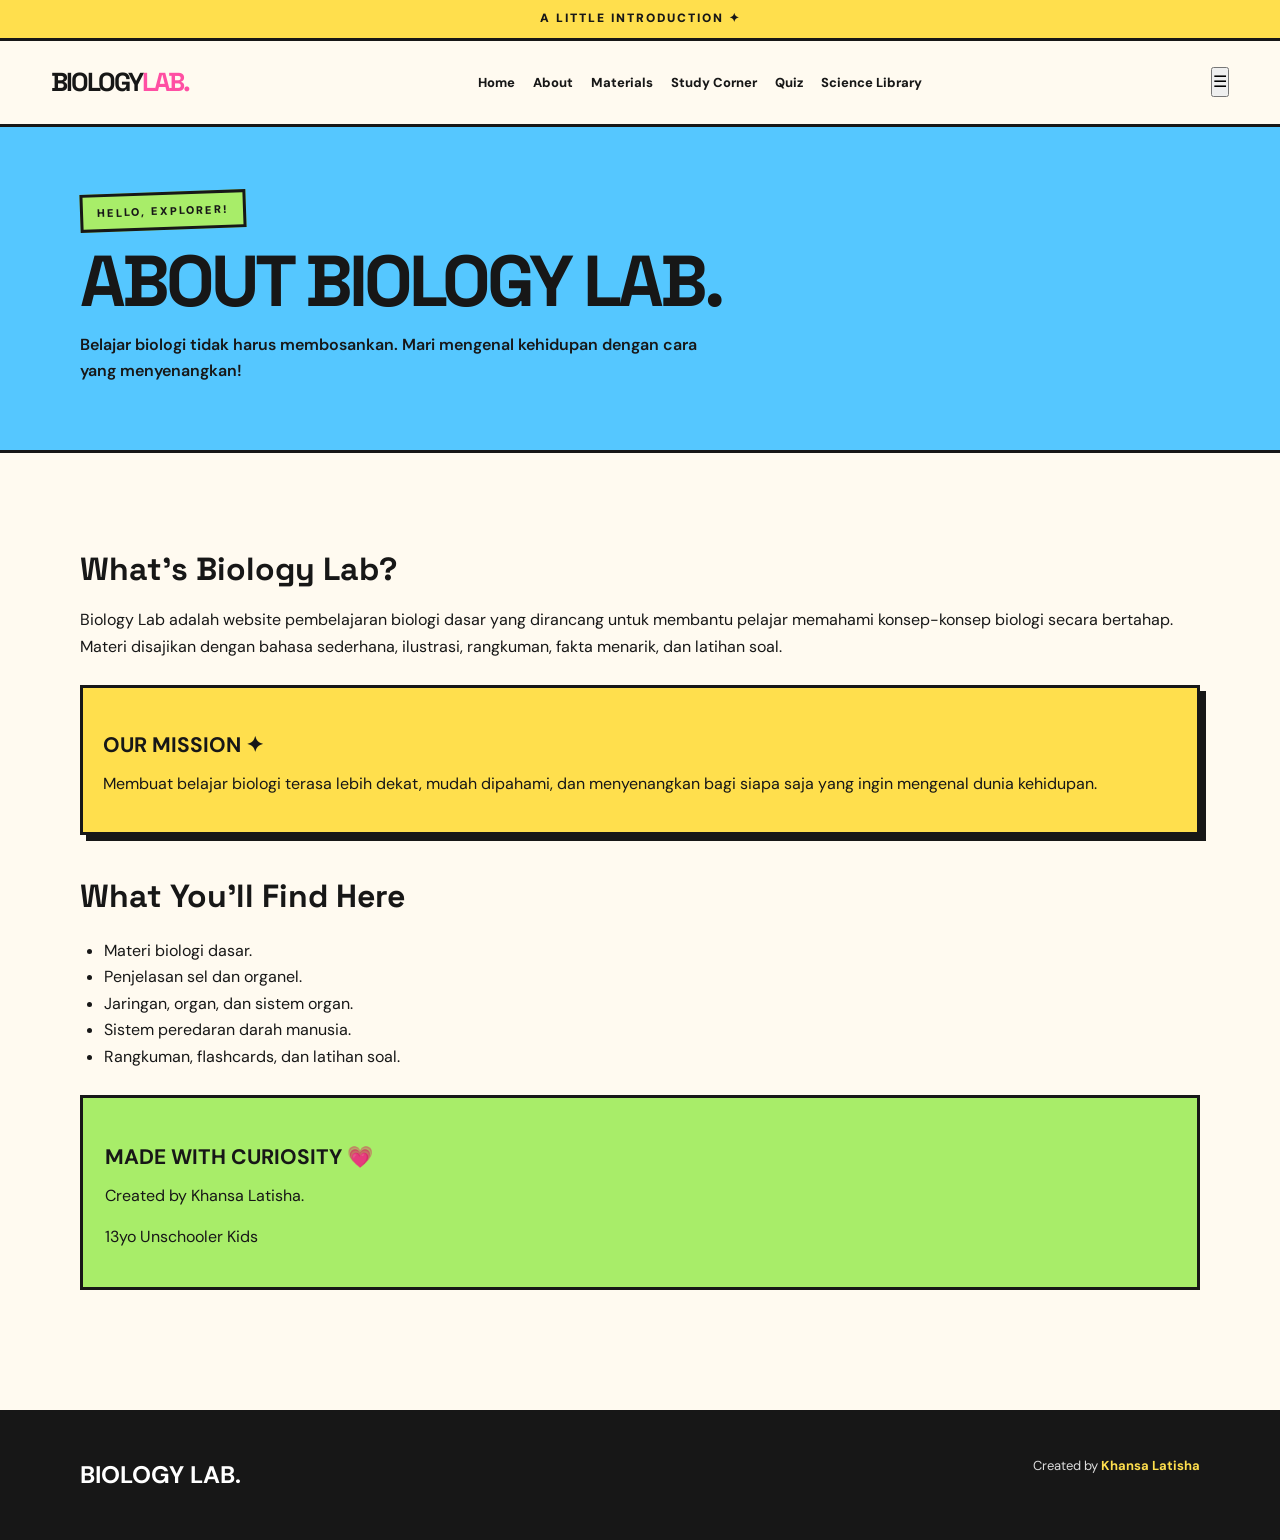
<file: about.html>
<!DOCTYPE html>
<html lang="id">
<head>
  <meta charset="UTF-8">
  <meta name="viewport" content="width=device-width, initial-scale=1.0">
  <title>About — Biology Lab</title>
  <script src="main.js" defer></script>
  <link rel="stylesheet" href="style.css">
</head>
<body>
<div class="topbar">A LITTLE INTRODUCTION ✦</div>
<nav class="navbar">
  <a class="logo" href="index.html">BIOLOGY<span>LAB.</span></a>
  <div class="nav-links">
    <a href="./index.html">Home</a>
    <a href="./about.html">About</a>
    <a href="./materi.html">Materials</a>
    <a href="./study-corner.html">Study Corner</a>
    <a href="./quiz.html">Quiz</a>
    <a href="./science-library.html">Science Library</a>
  </div>
</nav>

<header class="page-header">
  <div class="container">
    <span class="eyebrow">HELLO, EXPLORER!</span>
    <h1>ABOUT BIOLOGY LAB.</h1>
    <p>Belajar biologi tidak harus membosankan. Mari mengenal kehidupan dengan cara yang menyenangkan!</p>
  </div>
</header>

<main class="container content">
  <h2>What's Biology Lab?</h2>
  <p>
    Biology Lab adalah website pembelajaran biologi dasar yang dirancang
    untuk membantu pelajar memahami konsep-konsep biologi secara bertahap.
    Materi disajikan dengan bahasa sederhana, ilustrasi, rangkuman,
    fakta menarik, dan latihan soal.
  </p>

  <div class="highlight">
    <h3>OUR MISSION ✦</h3>
    <p>
      Membuat belajar biologi terasa lebih dekat, mudah dipahami,
      dan menyenangkan bagi siapa saja yang ingin mengenal dunia kehidupan.
    </p>
  </div>

  <h2>What You'll Find Here</h2>
  <ul>
    <li>Materi biologi dasar.</li>
    <li>Penjelasan sel dan organel.</li>
    <li>Jaringan, organ, dan sistem organ.</li>
    <li>Sistem peredaran darah manusia.</li>
    <li>Rangkuman, flashcards, dan latihan soal.</li>
  </ul>

  <div class="fact-box">
    <h3>MADE WITH CURIOSITY 💗</h3>
    <p>Created by Khansa Latisha.</p>
    <p>13yo Unschooler Kids</p>
  </div>
</main>

<footer class="site-footer">
  <div class="container footer-grid">
    <h2>BIOLOGY LAB.</h2>
    <p>Created by <strong>Khansa Latisha</strong></p>
  </div>
</footer>
</body>
</html>
</file>
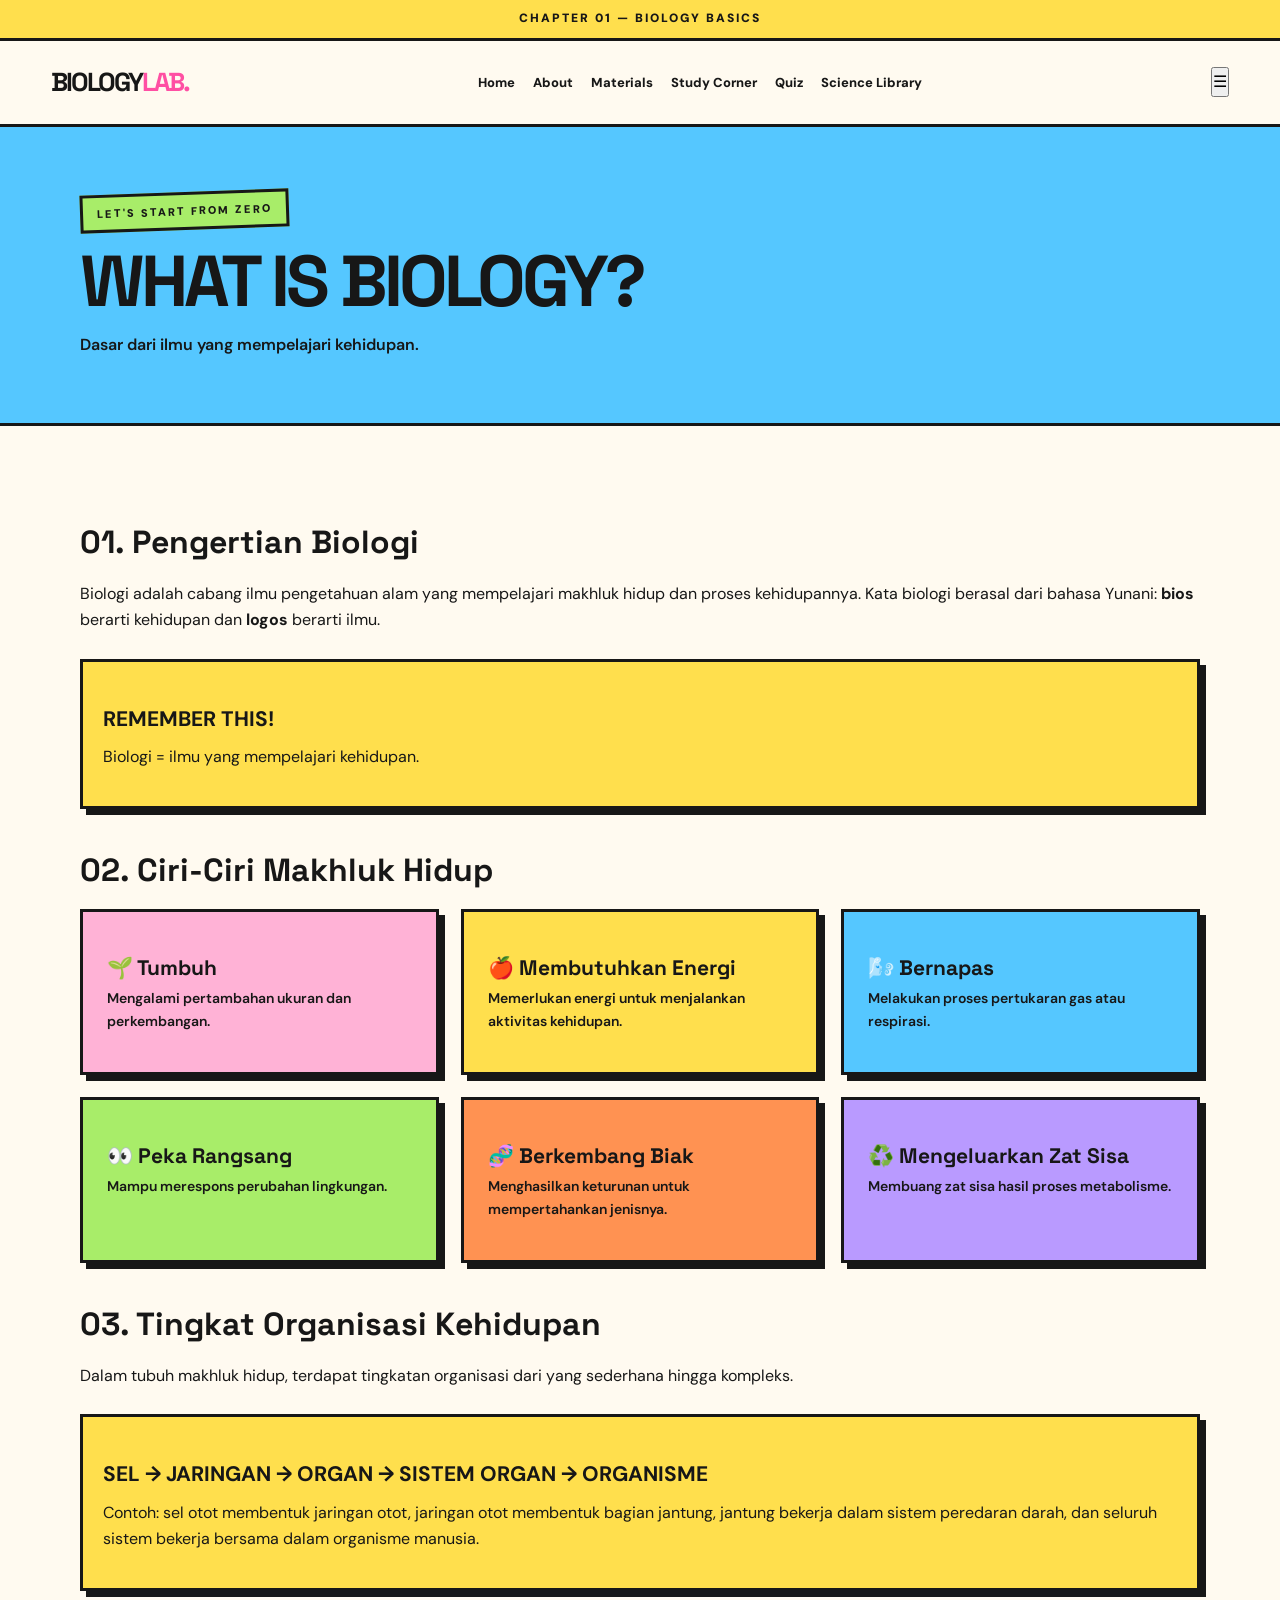
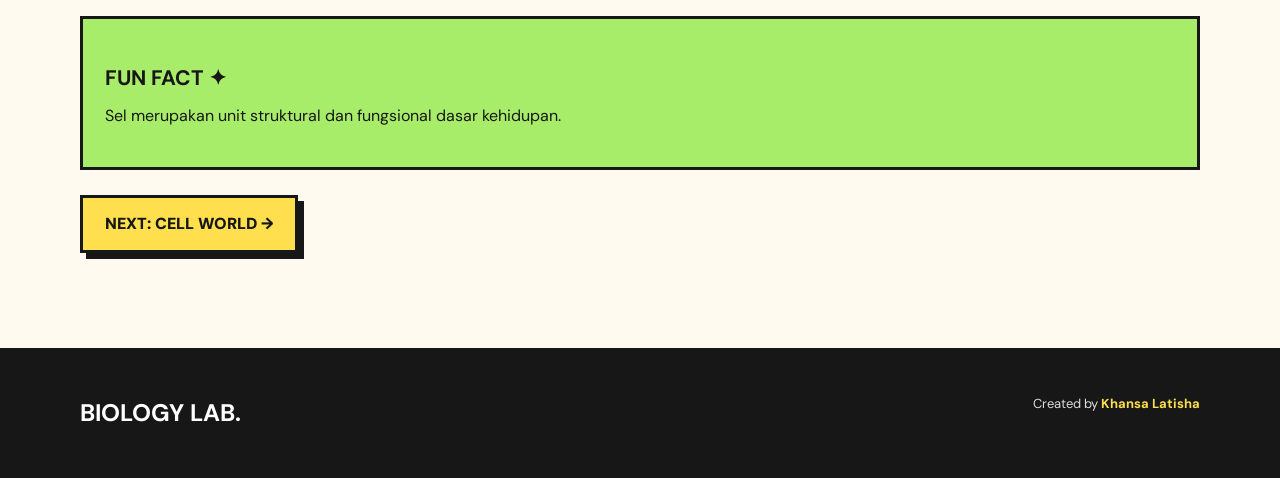
<file: biologi-dasar.html>
<!DOCTYPE html>
<html lang="id">
<head>
  <meta charset="UTF-8">
  <meta name="viewport" content="width=device-width, initial-scale=1.0">
  <title>Biology Basics — Biology Lab</title>
  <link rel="stylesheet" href="style.css">
  <script src="main.js" defer></script>
</head>
<body>
<div class="topbar">CHAPTER 01 — BIOLOGY BASICS</div>
<nav class="navbar">
  <a class="logo" href="index.html">BIOLOGY<span>LAB.</span></a>
  <div class="nav-links">
   <a href="./index.html">Home</a>
    <a href="./about.html">About</a>
    <a href="./materi.html">Materials</a>
    <a href="./study-corner.html">Study Corner</a>
    <a href="./quiz.html">Quiz</a>
    <a href="./science-library.html">Science Library</a>
  </div>
</nav>

<header class="page-header">
  <div class="container">
    <span class="eyebrow">LET'S START FROM ZERO</span>
    <h1>WHAT IS BIOLOGY?</h1>
    <p>Dasar dari ilmu yang mempelajari kehidupan.</p>
  </div>
</header>

<main class="container content">
  <h2>01. Pengertian Biologi</h2>
  <p>
    Biologi adalah cabang ilmu pengetahuan alam yang mempelajari makhluk
    hidup dan proses kehidupannya. Kata biologi berasal dari bahasa Yunani:
    <b>bios</b> berarti kehidupan dan <b>logos</b> berarti ilmu.
  </p>

  <div class="highlight">
    <h3>REMEMBER THIS!</h3>
    <p>Biologi = ilmu yang mempelajari kehidupan.</p>
  </div>

  <h2>02. Ciri-Ciri Makhluk Hidup</h2>
  <div class="card-grid">
    <article class="card pink"><h3>🌱 Tumbuh</h3><p>Mengalami pertambahan ukuran dan perkembangan.</p></article>
    <article class="card yellow"><h3>🍎 Membutuhkan Energi</h3><p>Memerlukan energi untuk menjalankan aktivitas kehidupan.</p></article>
    <article class="card blue"><h3>🌬️ Bernapas</h3><p>Melakukan proses pertukaran gas atau respirasi.</p></article>
    <article class="card green"><h3>👀 Peka Rangsang</h3><p>Mampu merespons perubahan lingkungan.</p></article>
    <article class="card orange"><h3>🧬 Berkembang Biak</h3><p>Menghasilkan keturunan untuk mempertahankan jenisnya.</p></article>
    <article class="card purple"><h3>♻️ Mengeluarkan Zat Sisa</h3><p>Membuang zat sisa hasil proses metabolisme.</p></article>
  </div>

  <h2>03. Tingkat Organisasi Kehidupan</h2>
  <p>Dalam tubuh makhluk hidup, terdapat tingkatan organisasi dari yang sederhana hingga kompleks.</p>

  <div class="highlight">
    <h3>SEL → JARINGAN → ORGAN → SISTEM ORGAN → ORGANISME</h3>
    <p>
      Contoh: sel otot membentuk jaringan otot, jaringan otot membentuk
      bagian jantung, jantung bekerja dalam sistem peredaran darah,
      dan seluruh sistem bekerja bersama dalam organisme manusia.
    </p>
  </div>

  <div class="fact-box">
    <h3>FUN FACT ✦</h3>
    <p>Sel merupakan unit struktural dan fungsional dasar kehidupan.</p>
  </div>

  <a href="sel.html" class="btn">NEXT: CELL WORLD →</a>
</main>

<footer class="site-footer">
  <div class="container footer-grid">
    <h2>BIOLOGY LAB.</h2>
    <p>Created by <strong>Khansa Latisha</strong></p>
  </div>
</footer>
</body>
</html>
</file>
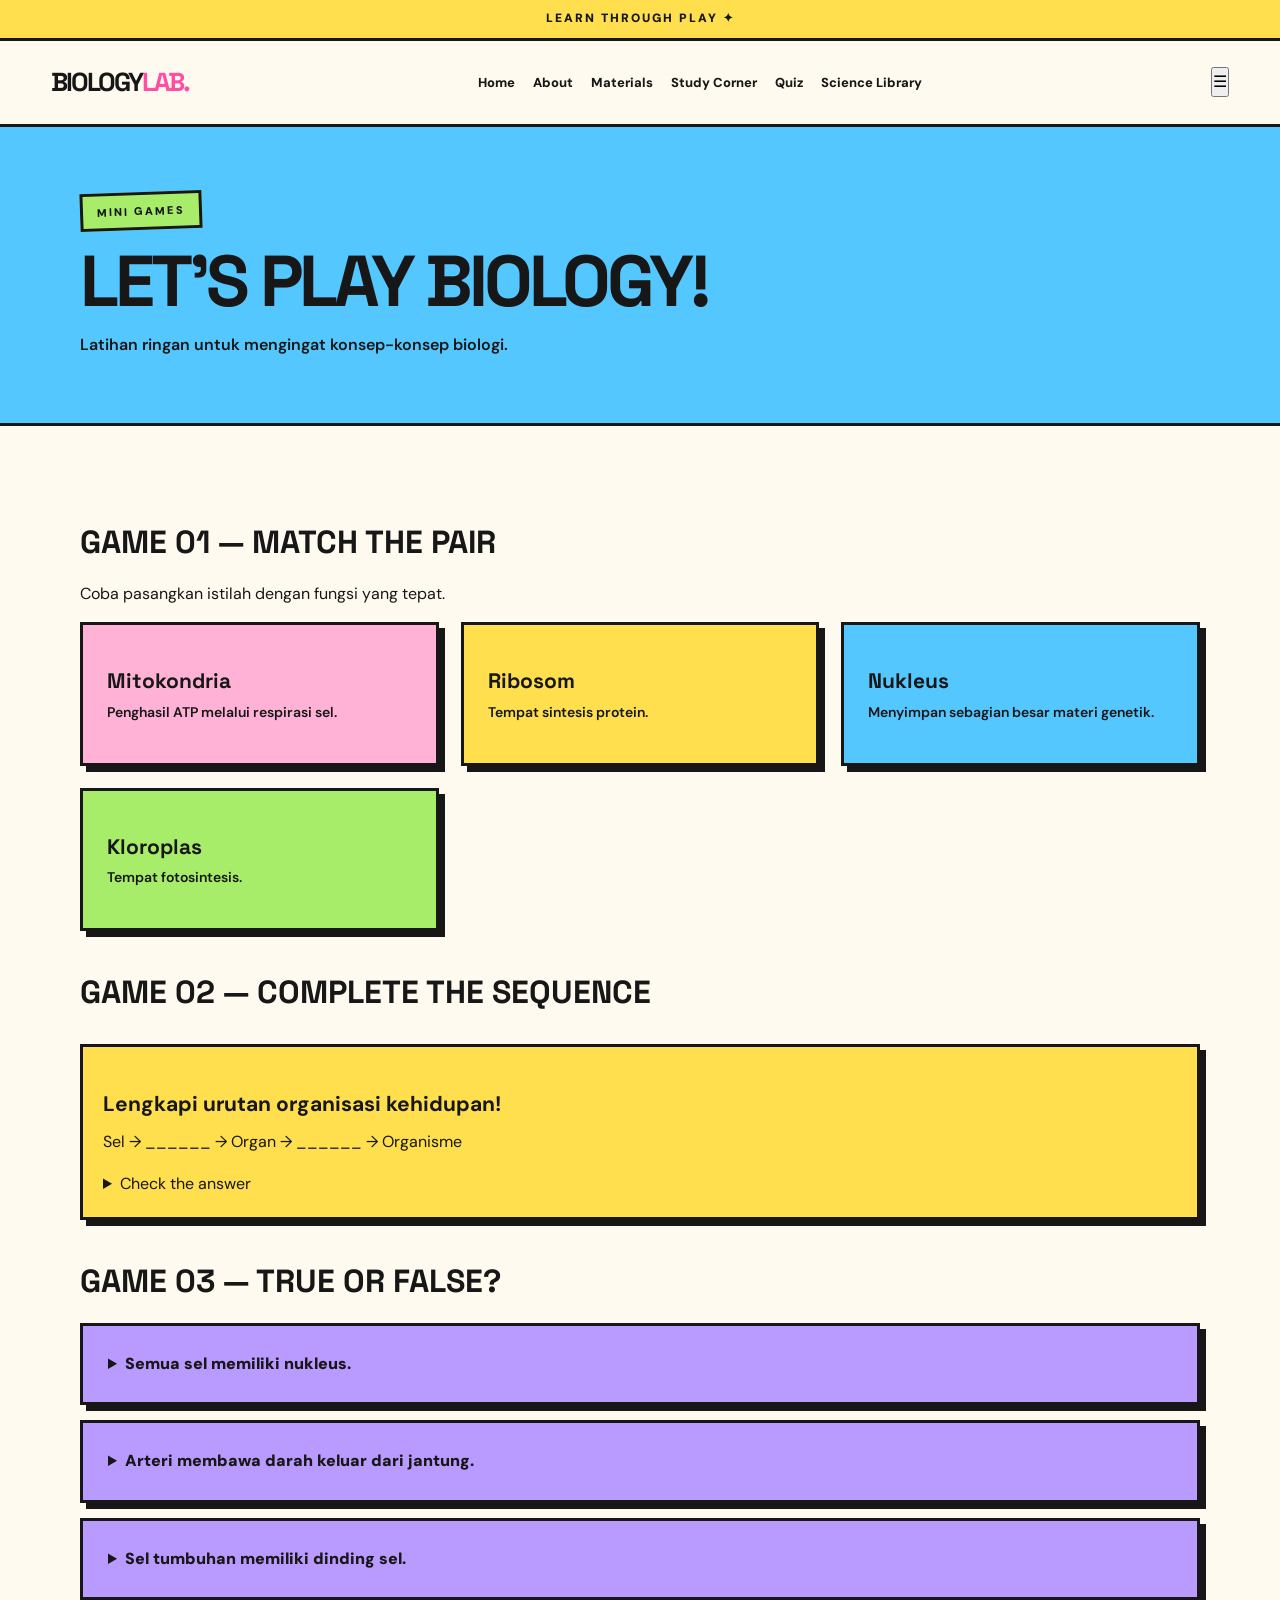
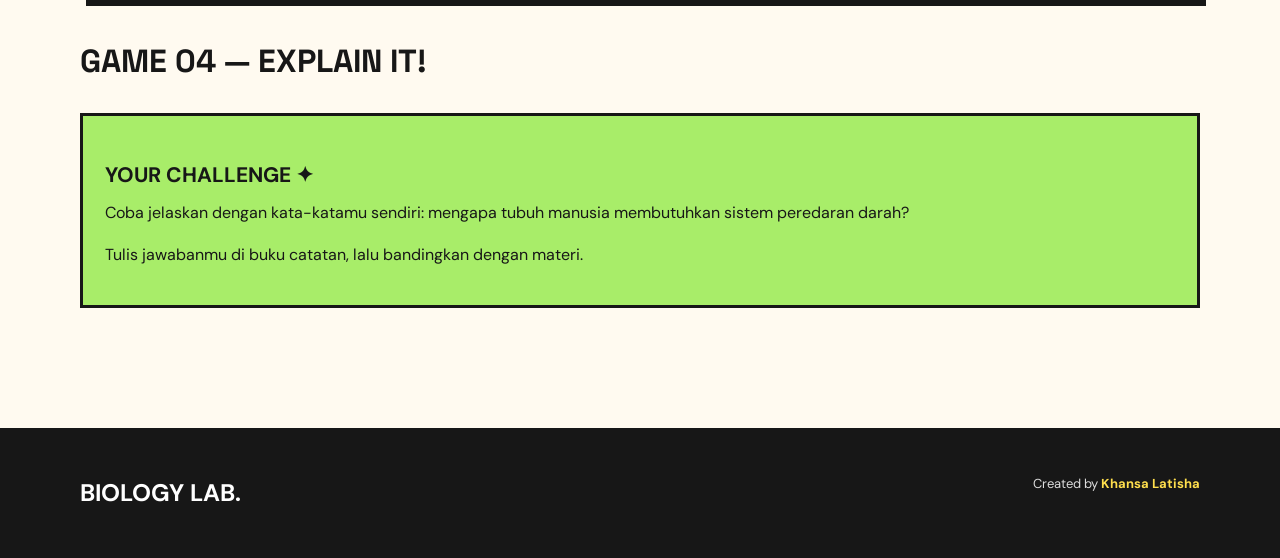
<file: games.html>
<!DOCTYPE html>
<html lang="id">
<head>
  <meta charset="UTF-8">
  <meta name="viewport" content="width=device-width, initial-scale=1.0">
  <title>Mini Games — Biology Lab</title>
  <link rel="stylesheet" href="style.css">
  <script src="main.js" defer></script>
</head>
<body>
<div class="topbar">LEARN THROUGH PLAY ✦</div>
<nav class="navbar">
  <a class="logo" href="index.html">BIOLOGY<span>LAB.</span></a>
  <div class="nav-links">
   <a href="./index.html">Home</a>
    <a href="./about.html">About</a>
    <a href="./materi.html">Materials</a>
    <a href="./study-corner.html">Study Corner</a>
    <a href="./quiz.html">Quiz</a>
    <a href="./science-library.html">Science Library</a>
  </div>
</nav>

<header class="page-header">
  <div class="container">
    <span class="eyebrow">MINI GAMES</span>
    <h1>LET'S PLAY BIOLOGY!</h1>
    <p>Latihan ringan untuk mengingat konsep-konsep biologi.</p>
  </div>
</header>

<main class="container content">
  <h2>GAME 01 — MATCH THE PAIR</h2>
  <p>Coba pasangkan istilah dengan fungsi yang tepat.</p>

  <div class="card-grid">
    <article class="card pink"><h3>Mitokondria</h3><p>Penghasil ATP melalui respirasi sel.</p></article>
    <article class="card yellow"><h3>Ribosom</h3><p>Tempat sintesis protein.</p></article>
    <article class="card blue"><h3>Nukleus</h3><p>Menyimpan sebagian besar materi genetik.</p></article>
    <article class="card green"><h3>Kloroplas</h3><p>Tempat fotosintesis.</p></article>
  </div>

  <h2>GAME 02 — COMPLETE THE SEQUENCE</h2>
  <div class="highlight">
    <h3>Lengkapi urutan organisasi kehidupan!</h3>
    <p>Sel → ______ → Organ → ______ → Organisme</p>
    <details>
      <summary>Check the answer</summary>
      <p>Sel → Jaringan → Organ → Sistem organ → Organisme.</p>
    </details>
  </div>

  <h2>GAME 03 — TRUE OR FALSE?</h2>
  <div class="flashcard">
    <details>
      <summary>Semua sel memiliki nukleus.</summary>
      <p><b>False.</b> Sel prokariotik tidak memiliki nukleus bermembran.</p>
    </details>
  </div>
  <div class="flashcard">
    <details>
      <summary>Arteri membawa darah keluar dari jantung.</summary>
      <p><b>True.</b> Arteri membawa darah menjauhi jantung.</p>
    </details>
  </div>
  <div class="flashcard">
    <details>
      <summary>Sel tumbuhan memiliki dinding sel.</summary>
      <p><b>True.</b> Dinding sel merupakan salah satu ciri khas sel tumbuhan.</p>
    </details>
  </div>

  <h2>GAME 04 — EXPLAIN IT!</h2>
  <div class="fact-box">
    <h3>YOUR CHALLENGE ✦</h3>
    <p>Coba jelaskan dengan kata-katamu sendiri: mengapa tubuh manusia membutuhkan sistem peredaran darah?</p>
    <p>Tulis jawabanmu di buku catatan, lalu bandingkan dengan materi.</p>
  </div>
</main>

<footer class="site-footer">
  <div class="container footer-grid">
    <h2>BIOLOGY LAB.</h2>
    <p>Created by <strong>Khansa Latisha</strong></p>
  </div>
</footer>
</body>
</html>
</file>
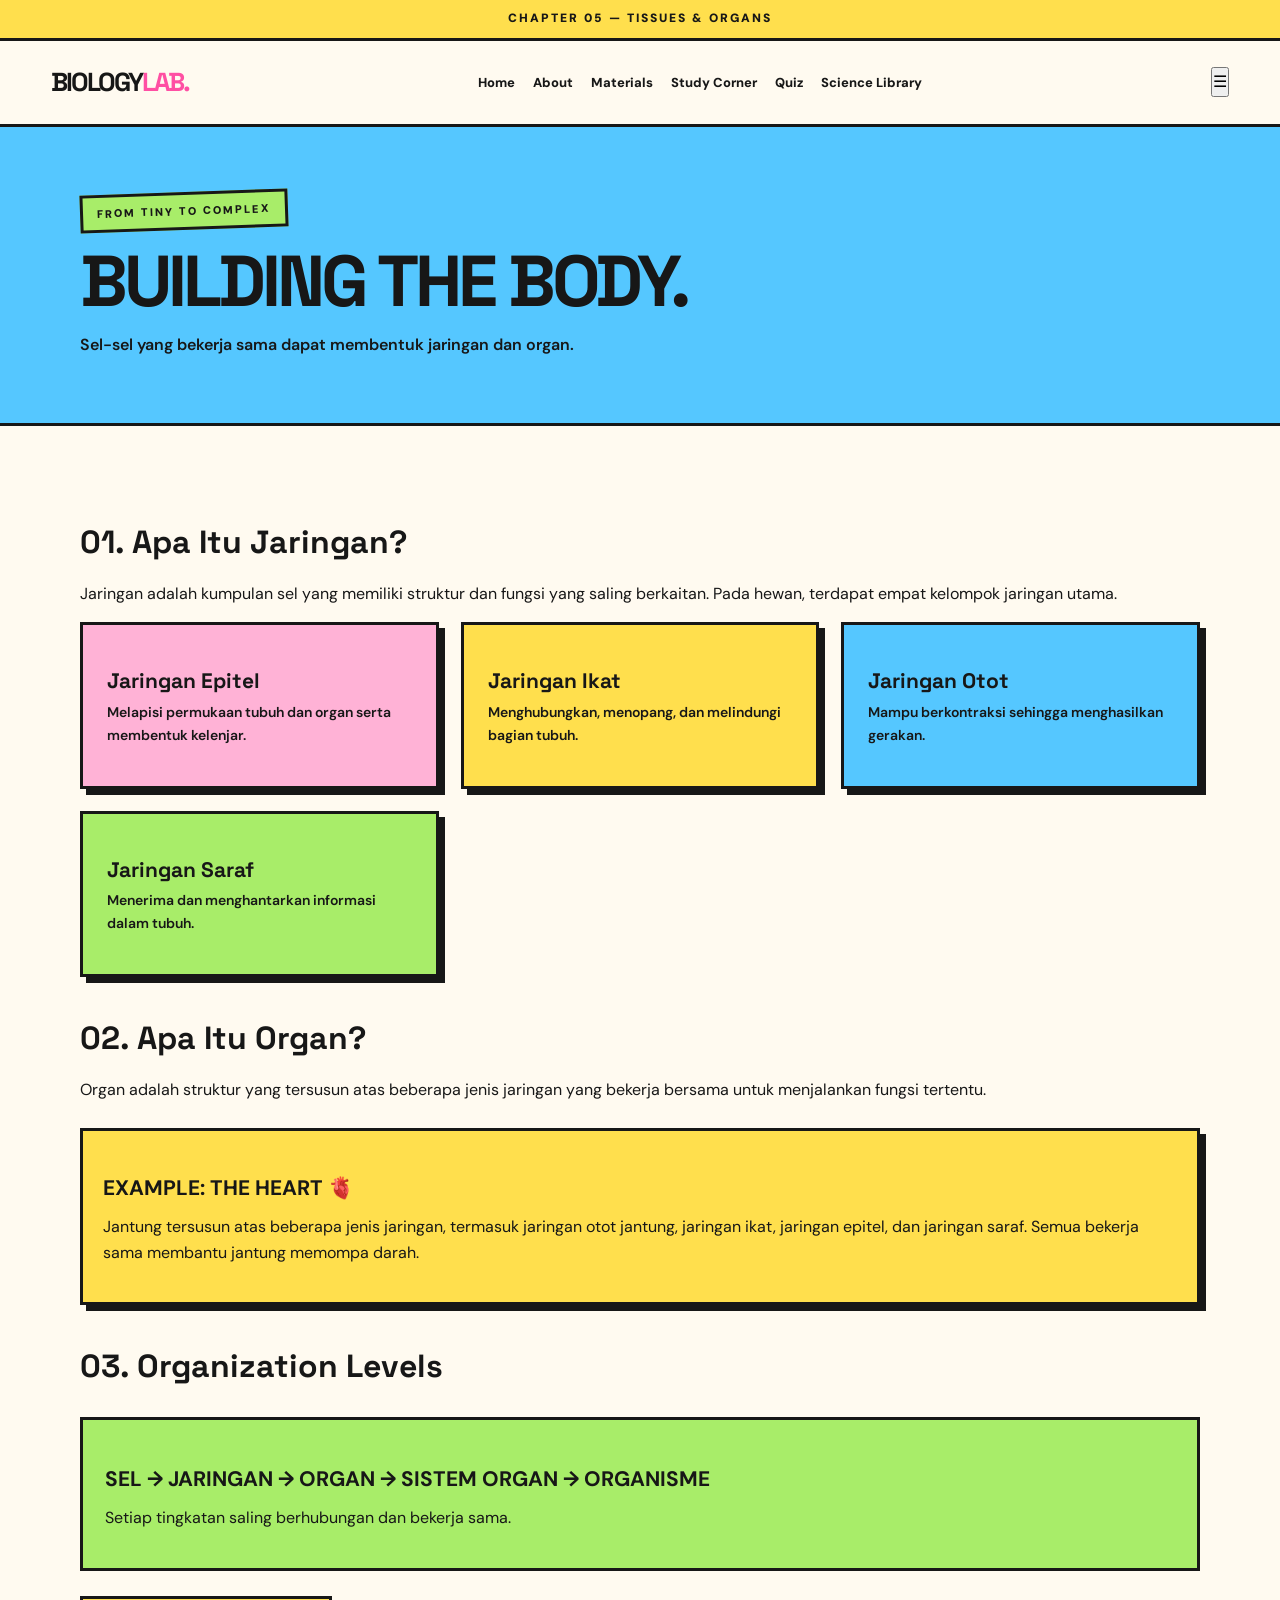
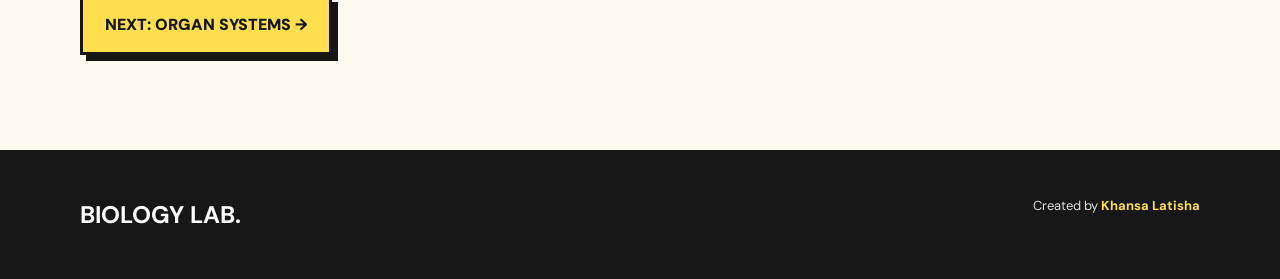
<file: jaringan-organ.html>
<!DOCTYPE html>
<html lang="id">
<head>
  <meta charset="UTF-8">
  <meta name="viewport" content="width=device-width, initial-scale=1.0">
  <title>Tissues & Organs — Biology Lab</title>
  <link rel="stylesheet" href="style.css">
  <script src="main.js" defer></script>
</head>
<body>
<div class="topbar">CHAPTER 05 — TISSUES & ORGANS</div>
<nav class="navbar">
  <a class="logo" href="index.html">BIOLOGY<span>LAB.</span></a>
  <div class="nav-links">
    <a href="./index.html">Home</a>
    <a href="./about.html">About</a>
    <a href="./materi.html">Materials</a>
    <a href="./study-corner.html">Study Corner</a>
    <a href="./quiz.html">Quiz</a>
    <a href="./science-library.html">Science Library</a>
  </div>
</nav>

<header class="page-header">
  <div class="container">
    <span class="eyebrow">FROM TINY TO COMPLEX</span>
    <h1>BUILDING THE BODY.</h1>
    <p>Sel-sel yang bekerja sama dapat membentuk jaringan dan organ.</p>
  </div>
</header>

<main class="container content">
  <h2>01. Apa Itu Jaringan?</h2>
  <p>
    Jaringan adalah kumpulan sel yang memiliki struktur dan fungsi
    yang saling berkaitan. Pada hewan, terdapat empat kelompok jaringan utama.
  </p>

  <div class="card-grid">
    <article class="card pink">
      <h3>Jaringan Epitel</h3>
      <p>Melapisi permukaan tubuh dan organ serta membentuk kelenjar.</p>
    </article>
    <article class="card yellow">
      <h3>Jaringan Ikat</h3>
      <p>Menghubungkan, menopang, dan melindungi bagian tubuh.</p>
    </article>
    <article class="card blue">
      <h3>Jaringan Otot</h3>
      <p>Mampu berkontraksi sehingga menghasilkan gerakan.</p>
    </article>
    <article class="card green">
      <h3>Jaringan Saraf</h3>
      <p>Menerima dan menghantarkan informasi dalam tubuh.</p>
    </article>
  </div>

  <h2>02. Apa Itu Organ?</h2>
  <p>
    Organ adalah struktur yang tersusun atas beberapa jenis jaringan
    yang bekerja bersama untuk menjalankan fungsi tertentu.
  </p>

  <div class="highlight">
    <h3>EXAMPLE: THE HEART 🫀</h3>
    <p>
      Jantung tersusun atas beberapa jenis jaringan, termasuk jaringan
      otot jantung, jaringan ikat, jaringan epitel, dan jaringan saraf.
      Semua bekerja sama membantu jantung memompa darah.
    </p>
  </div>

  <h2>03. Organization Levels</h2>
  <div class="fact-box">
    <h3>SEL → JARINGAN → ORGAN → SISTEM ORGAN → ORGANISME</h3>
    <p>Setiap tingkatan saling berhubungan dan bekerja sama.</p>
  </div>

  <a href="sistem-organ.html" class="btn">NEXT: ORGAN SYSTEMS →</a>
</main>

<footer class="site-footer">
  <div class="container footer-grid">
    <h2>BIOLOGY LAB.</h2>
    <p>Created by <strong>Khansa Latisha</strong></p>
  </div>
</footer>
</body>
</html>
</file>
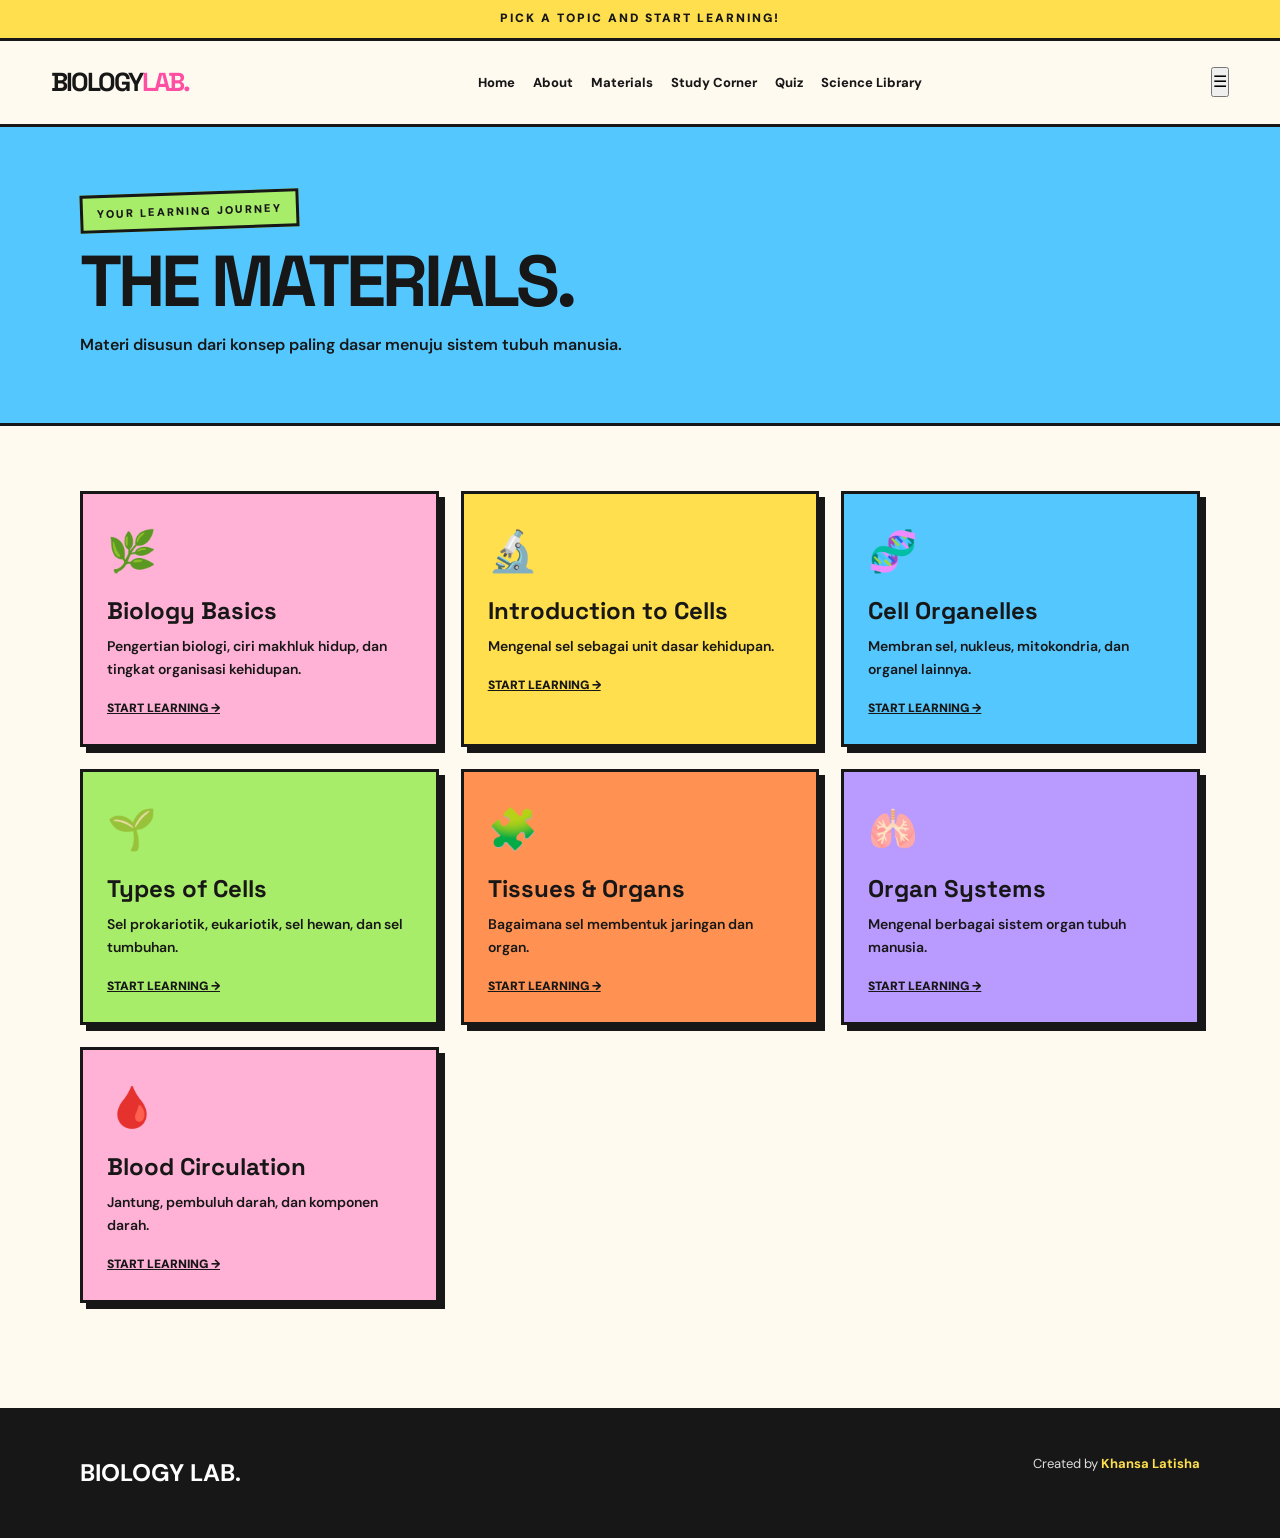
<file: materi.html>
<!DOCTYPE html>
<html lang="id">
<head>
  <meta charset="UTF-8">
  <meta name="viewport" content="width=device-width, initial-scale=1.0">
  <title>Materials — Biology Lab</title>
  <link rel="stylesheet" href="style.css">
  <script src="main.js" defer></script>
</head>
<body>
<div class="topbar">PICK A TOPIC AND START LEARNING!</div>
<nav class="navbar">
  <a class="logo" href="index.html">BIOLOGY<span>LAB.</span></a>
  <div class="nav-links">
    <a href="./index.html">Home</a>
    <a href="./about.html">About</a>
    <a href="./materi.html">Materials</a>
    <a href="./study-corner.html">Study Corner</a>
    <a href="./quiz.html">Quiz</a>
    <a href="./science-library.html">Science Library</a>
  </div>
</nav>

<header class="page-header">
  <div class="container">
    <span class="eyebrow">YOUR LEARNING JOURNEY</span>
    <h1>THE MATERIALS.</h1>
    <p>Materi disusun dari konsep paling dasar menuju sistem tubuh manusia.</p>
  </div>
</header>

<main class="section">
  <div class="container">
    <div class="card-grid">
      <article class="card pink">
        <div class="card-icon">🌿</div>
        <h3>Biology Basics</h3>
        <p>Pengertian biologi, ciri makhluk hidup, dan tingkat organisasi kehidupan.</p>
        <a class="card-link" href="biologi-dasar.html">Start learning →</a>
      </article>

      <article class="card yellow">
        <div class="card-icon">🔬</div>
        <h3>Introduction to Cells</h3>
        <p>Mengenal sel sebagai unit dasar kehidupan.</p>
        <a class="card-link" href="sel.html">Start learning →</a>
      </article>

      <article class="card blue">
        <div class="card-icon">🧬</div>
        <h3>Cell Organelles</h3>
        <p>Membran sel, nukleus, mitokondria, dan organel lainnya.</p>
        <a class="card-link" href="organel.html">Start learning →</a>
      </article>

      <article class="card green">
        <div class="card-icon">🌱</div>
        <h3>Types of Cells</h3>
        <p>Sel prokariotik, eukariotik, sel hewan, dan sel tumbuhan.</p>
        <a class="card-link" href="jenis-sel.html">Start learning →</a>
      </article>

      <article class="card orange">
        <div class="card-icon">🧩</div>
        <h3>Tissues & Organs</h3>
        <p>Bagaimana sel membentuk jaringan dan organ.</p>
        <a class="card-link" href="jaringan-organ.html">Start learning →</a>
      </article>

      <article class="card purple">
        <div class="card-icon">🫁</div>
        <h3>Organ Systems</h3>
        <p>Mengenal berbagai sistem organ tubuh manusia.</p>
        <a class="card-link" href="sistem-organ.html">Start learning →</a>
      </article>

      <article class="card pink">
        <div class="card-icon">🩸</div>
        <h3>Blood Circulation</h3>
        <p>Jantung, pembuluh darah, dan komponen darah.</p>
        <a class="card-link" href="peredaran-darah.html">Start learning →</a>
      </article>
    </div>
  </div>
</main>

<footer class="site-footer">
  <div class="container footer-grid">
    <h2>BIOLOGY LAB.</h2>
    <p>Created by <strong>Khansa Latisha</strong></p>
  </div>
</footer>
</body>
</html>
</file>
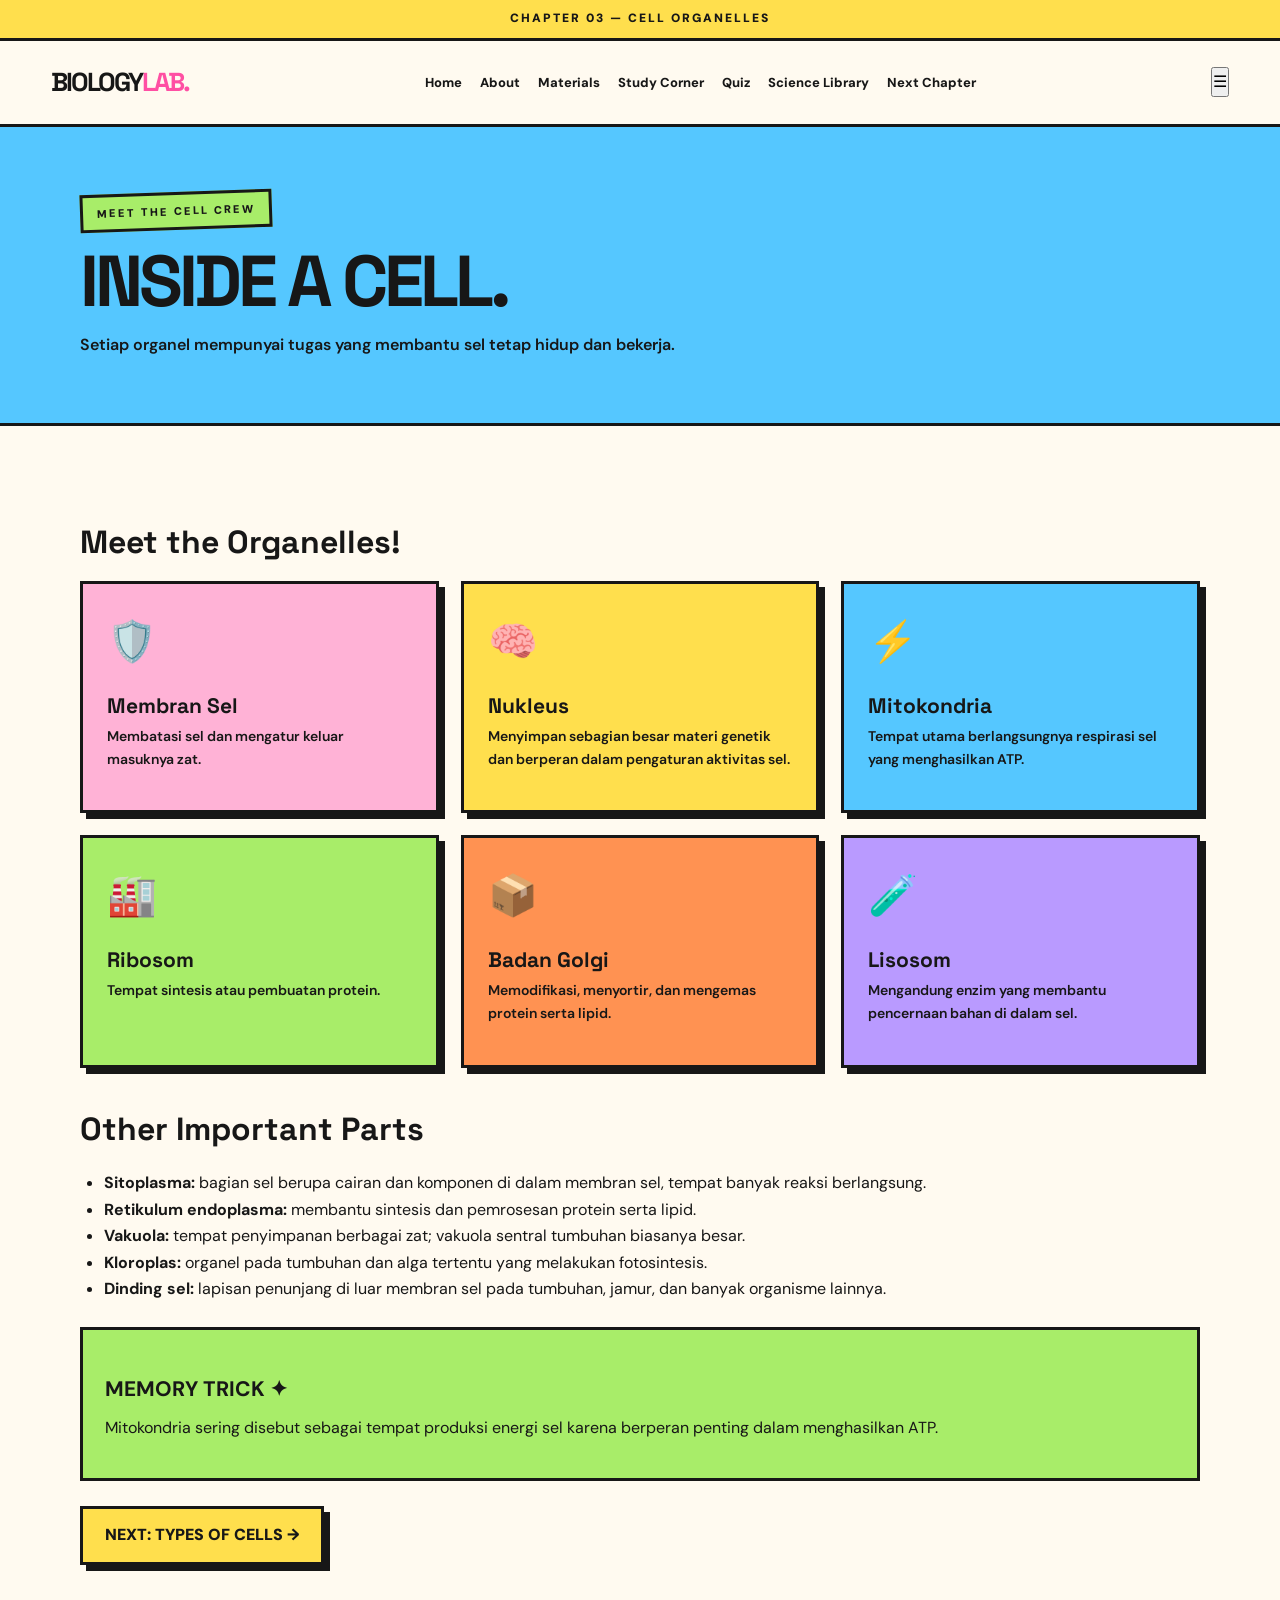
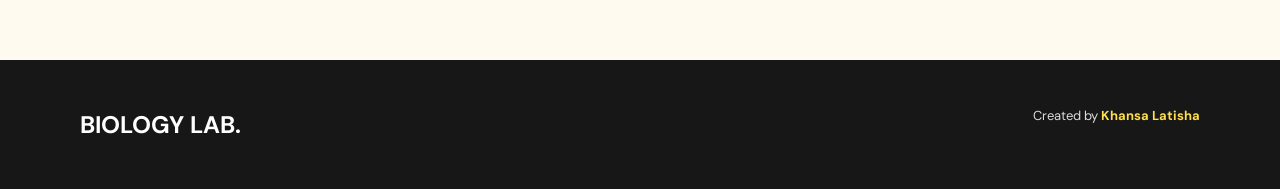
<file: organel.html>
<!DOCTYPE html>
<html lang="id">
<head>
  <meta charset="UTF-8">
  <meta name="viewport" content="width=device-width, initial-scale=1.0">
  <title>Cell Organelles — Biology Lab</title>
  <link rel="stylesheet" href="style.css">
  <script src="main.js" defer></script>
</head>
<body>
<div class="topbar">CHAPTER 03 — CELL ORGANELLES</div>
<nav class="navbar">
  <a class="logo" href="index.html">BIOLOGY<span>LAB.</span></a>
  <div class="nav-links">
    <a href="./index.html">Home</a>
    <a href="./about.html">About</a>
    <a href="./materi.html">Materials</a>
    <a href="./study-corner.html">Study Corner</a>
    <a href="./quiz.html">Quiz</a>
    <a href="./science-library.html">Science Library</a>
    <a href="jenis-sel.html">Next Chapter</a>
  </div>
</nav>

<header class="page-header">
  <div class="container">
    <span class="eyebrow">MEET THE CELL CREW</span>
    <h1>INSIDE A CELL.</h1>
    <p>Setiap organel mempunyai tugas yang membantu sel tetap hidup dan bekerja.</p>
  </div>
</header>

<main class="container content">
  <h2>Meet the Organelles!</h2>

  <div class="card-grid">
    <article class="card pink">
      <div class="card-icon">🛡️</div>
      <h3>Membran Sel</h3>
      <p>Membatasi sel dan mengatur keluar masuknya zat.</p>
    </article>
    <article class="card yellow">
      <div class="card-icon">🧠</div>
      <h3>Nukleus</h3>
      <p>Menyimpan sebagian besar materi genetik dan berperan dalam pengaturan aktivitas sel.</p>
    </article>
    <article class="card blue">
      <div class="card-icon">⚡</div>
      <h3>Mitokondria</h3>
      <p>Tempat utama berlangsungnya respirasi sel yang menghasilkan ATP.</p>
    </article>
    <article class="card green">
      <div class="card-icon">🏭</div>
      <h3>Ribosom</h3>
      <p>Tempat sintesis atau pembuatan protein.</p>
    </article>
    <article class="card orange">
      <div class="card-icon">📦</div>
      <h3>Badan Golgi</h3>
      <p>Memodifikasi, menyortir, dan mengemas protein serta lipid.</p>
    </article>
    <article class="card purple">
      <div class="card-icon">🧪</div>
      <h3>Lisosom</h3>
      <p>Mengandung enzim yang membantu pencernaan bahan di dalam sel.</p>
    </article>
  </div>

  <h2>Other Important Parts</h2>
  <ul>
    <li><b>Sitoplasma:</b> bagian sel berupa cairan dan komponen di dalam membran sel, tempat banyak reaksi berlangsung.</li>
    <li><b>Retikulum endoplasma:</b> membantu sintesis dan pemrosesan protein serta lipid.</li>
    <li><b>Vakuola:</b> tempat penyimpanan berbagai zat; vakuola sentral tumbuhan biasanya besar.</li>
    <li><b>Kloroplas:</b> organel pada tumbuhan dan alga tertentu yang melakukan fotosintesis.</li>
    <li><b>Dinding sel:</b> lapisan penunjang di luar membran sel pada tumbuhan, jamur, dan banyak organisme lainnya.</li>
  </ul>

  <div class="fact-box">
    <h3>MEMORY TRICK ✦</h3>
    <p>
      Mitokondria sering disebut sebagai tempat produksi energi sel
      karena berperan penting dalam menghasilkan ATP.
    </p>
  </div>

  <a href="jenis-sel.html" class="btn">NEXT: TYPES OF CELLS →</a>
</main>

<footer class="site-footer">
  <div class="container footer-grid">
    <h2>BIOLOGY LAB.</h2>
    <p>Created by <strong>Khansa Latisha</strong></p>
  </div>
</footer>
</body>
</html>
</file>
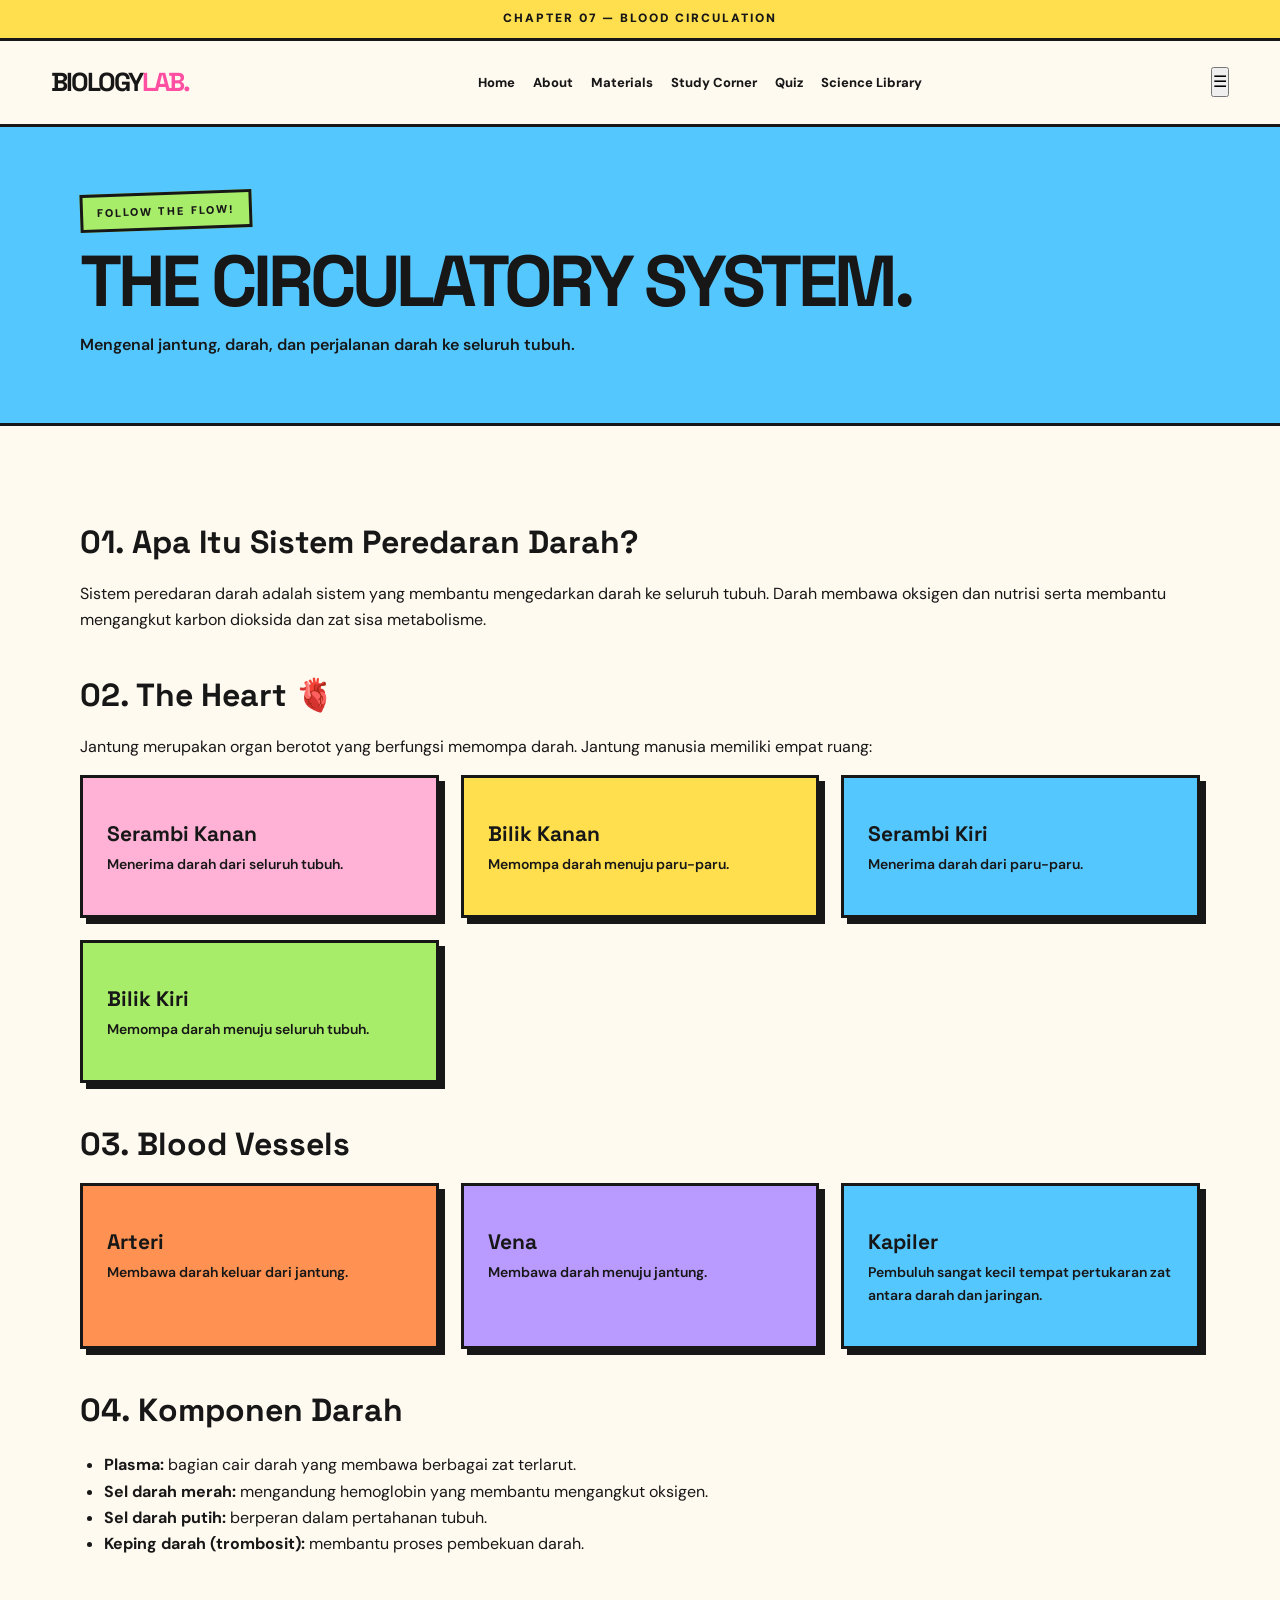
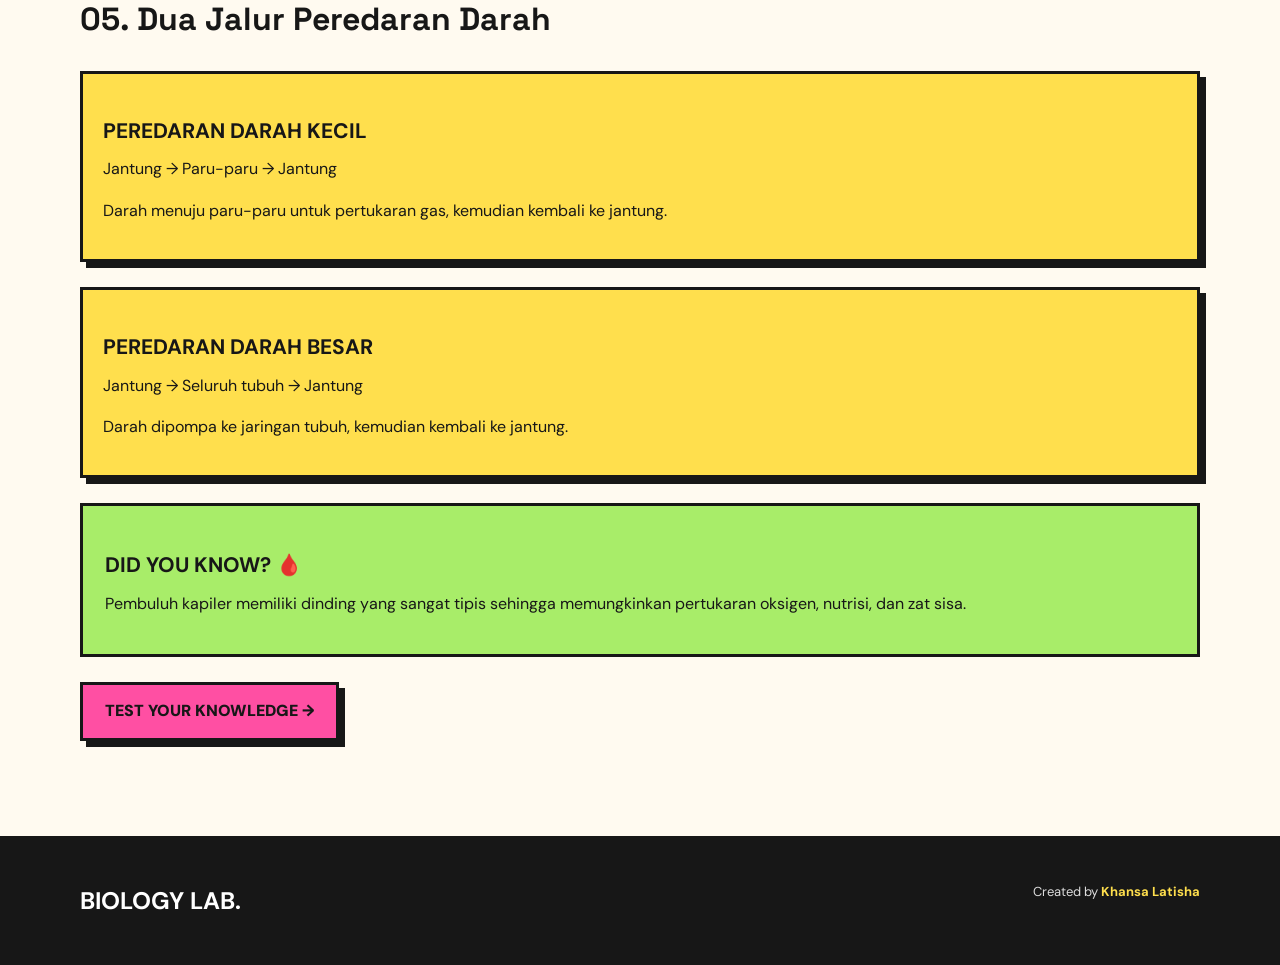
<file: peredaran-darah.html>
<!DOCTYPE html>
<html lang="id">
<head>
  <meta charset="UTF-8">
  <meta name="viewport" content="width=device-width, initial-scale=1.0">
  <title>Blood Circulation — Biology Lab</title>
  <link rel="stylesheet" href="style.css">
  <script src="main.js" defer></script>
</head>
<body>
<div class="topbar">CHAPTER 07 — BLOOD CIRCULATION</div>
<nav class="navbar">
  <a class="logo" href="index.html">BIOLOGY<span>LAB.</span></a>
  <div class="nav-links">
   <a href="./index.html">Home</a>
    <a href="./about.html">About</a>
    <a href="./materi.html">Materials</a>
    <a href="./study-corner.html">Study Corner</a>
    <a href="./quiz.html">Quiz</a>
    <a href="./science-library.html">Science Library</a>
  </div>
</nav>

<header class="page-header">
  <div class="container">
    <span class="eyebrow">FOLLOW THE FLOW!</span>
    <h1>THE CIRCULATORY SYSTEM.</h1>
    <p>Mengenal jantung, darah, dan perjalanan darah ke seluruh tubuh.</p>
  </div>
</header>

<main class="container content">
  <h2>01. Apa Itu Sistem Peredaran Darah?</h2>
  <p>
    Sistem peredaran darah adalah sistem yang membantu mengedarkan darah
    ke seluruh tubuh. Darah membawa oksigen dan nutrisi serta membantu
    mengangkut karbon dioksida dan zat sisa metabolisme.
  </p>

  <h2>02. The Heart 🫀</h2>
  <p>
    Jantung merupakan organ berotot yang berfungsi memompa darah.
    Jantung manusia memiliki empat ruang:
  </p>
  <div class="card-grid">
    <article class="card pink"><h3>Serambi Kanan</h3><p>Menerima darah dari seluruh tubuh.</p></article>
    <article class="card yellow"><h3>Bilik Kanan</h3><p>Memompa darah menuju paru-paru.</p></article>
    <article class="card blue"><h3>Serambi Kiri</h3><p>Menerima darah dari paru-paru.</p></article>
    <article class="card green"><h3>Bilik Kiri</h3><p>Memompa darah menuju seluruh tubuh.</p></article>
  </div>

  <h2>03. Blood Vessels</h2>
  <div class="card-grid">
    <article class="card orange">
      <h3>Arteri</h3>
      <p>Membawa darah keluar dari jantung.</p>
    </article>
    <article class="card purple">
      <h3>Vena</h3>
      <p>Membawa darah menuju jantung.</p>
    </article>
    <article class="card blue">
      <h3>Kapiler</h3>
      <p>Pembuluh sangat kecil tempat pertukaran zat antara darah dan jaringan.</p>
    </article>
  </div>

  <h2>04. Komponen Darah</h2>
  <ul>
    <li><b>Plasma:</b> bagian cair darah yang membawa berbagai zat terlarut.</li>
    <li><b>Sel darah merah:</b> mengandung hemoglobin yang membantu mengangkut oksigen.</li>
    <li><b>Sel darah putih:</b> berperan dalam pertahanan tubuh.</li>
    <li><b>Keping darah (trombosit):</b> membantu proses pembekuan darah.</li>
  </ul>

  <h2>05. Dua Jalur Peredaran Darah</h2>
  <div class="highlight">
    <h3>PEREDARAN DARAH KECIL</h3>
    <p>Jantung → Paru-paru → Jantung</p>
    <p>Darah menuju paru-paru untuk pertukaran gas, kemudian kembali ke jantung.</p>
  </div>

  <div class="highlight">
    <h3>PEREDARAN DARAH BESAR</h3>
    <p>Jantung → Seluruh tubuh → Jantung</p>
    <p>Darah dipompa ke jaringan tubuh, kemudian kembali ke jantung.</p>
  </div>

  <div class="fact-box">
    <h3>DID YOU KNOW? 🩸</h3>
    <p>
      Pembuluh kapiler memiliki dinding yang sangat tipis sehingga
      memungkinkan pertukaran oksigen, nutrisi, dan zat sisa.
    </p>
  </div>

  <a href="quiz.html" class="btn pink">TEST YOUR KNOWLEDGE →</a>
</main>

<footer class="site-footer">
  <div class="container footer-grid">
    <h2>BIOLOGY LAB.</h2>
    <p>Created by <strong>Khansa Latisha</strong></p>
  </div>
</footer>
</body>
</html>
</file>
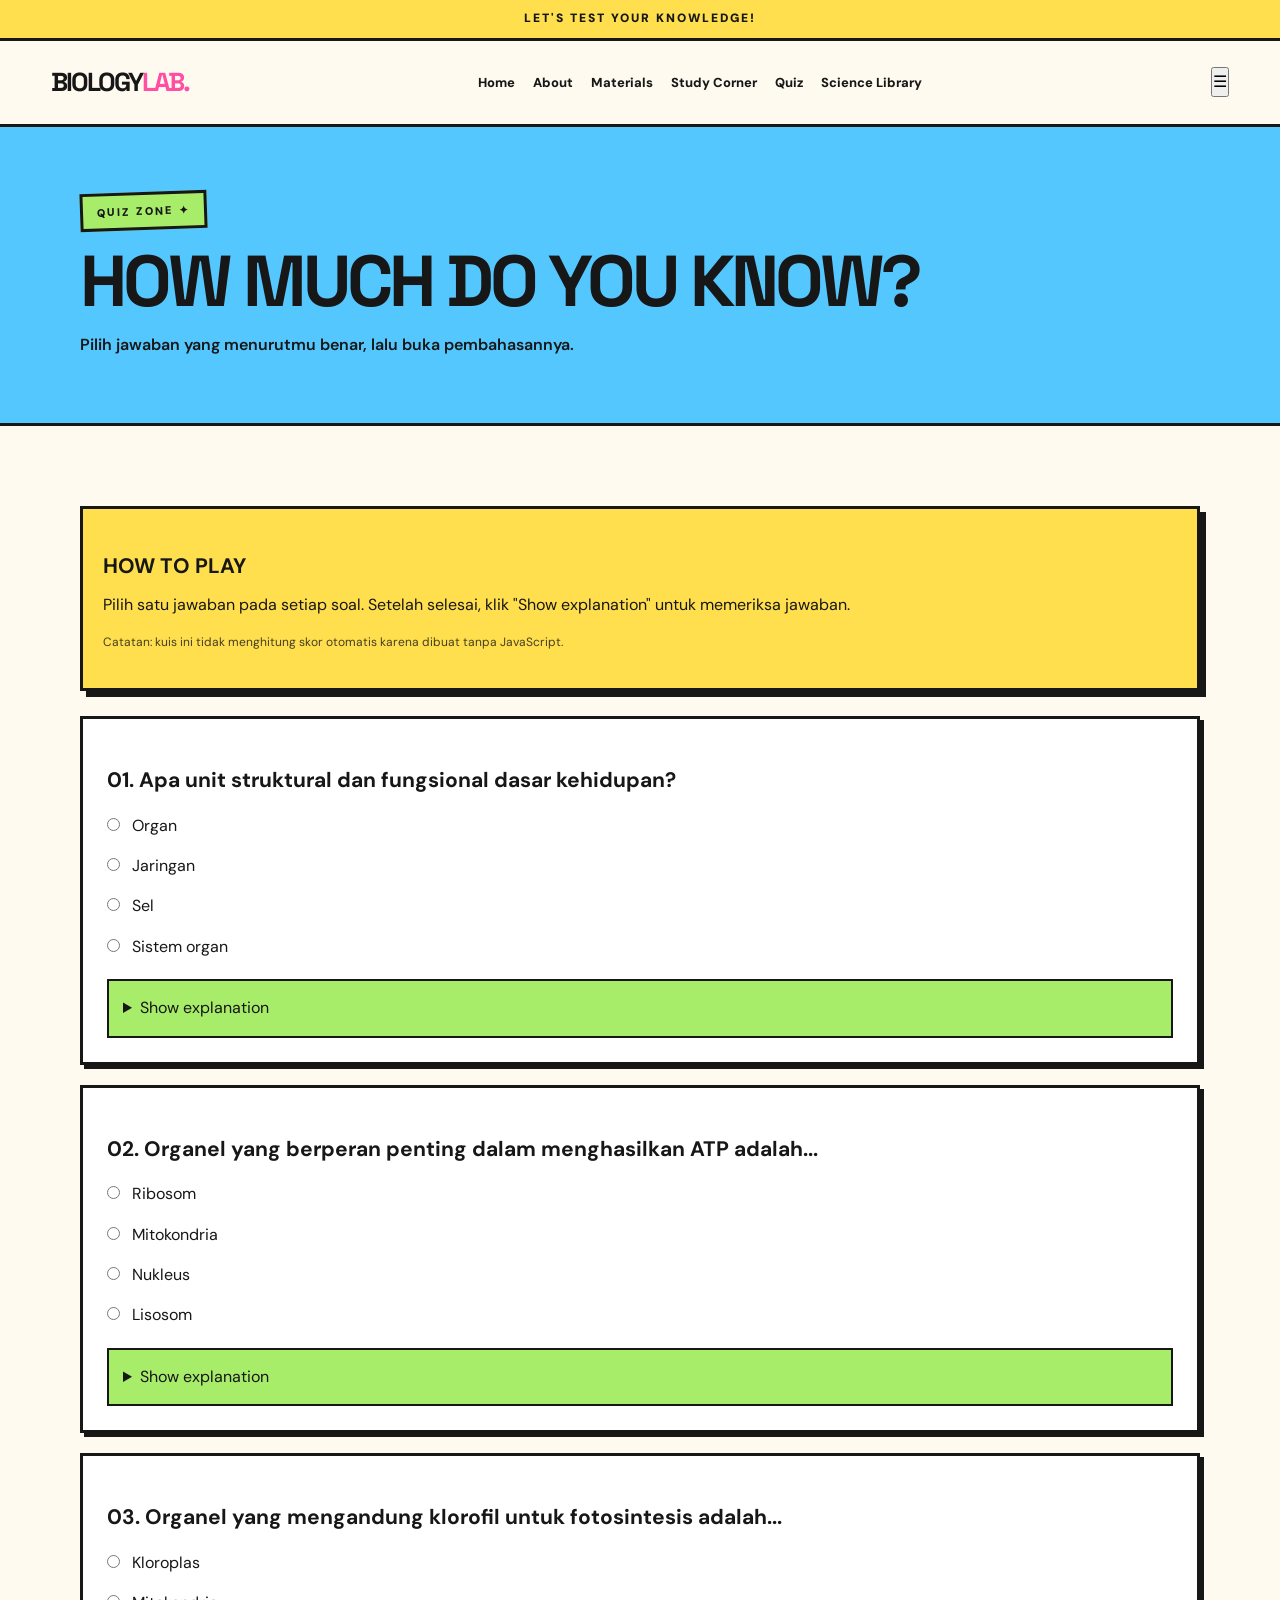
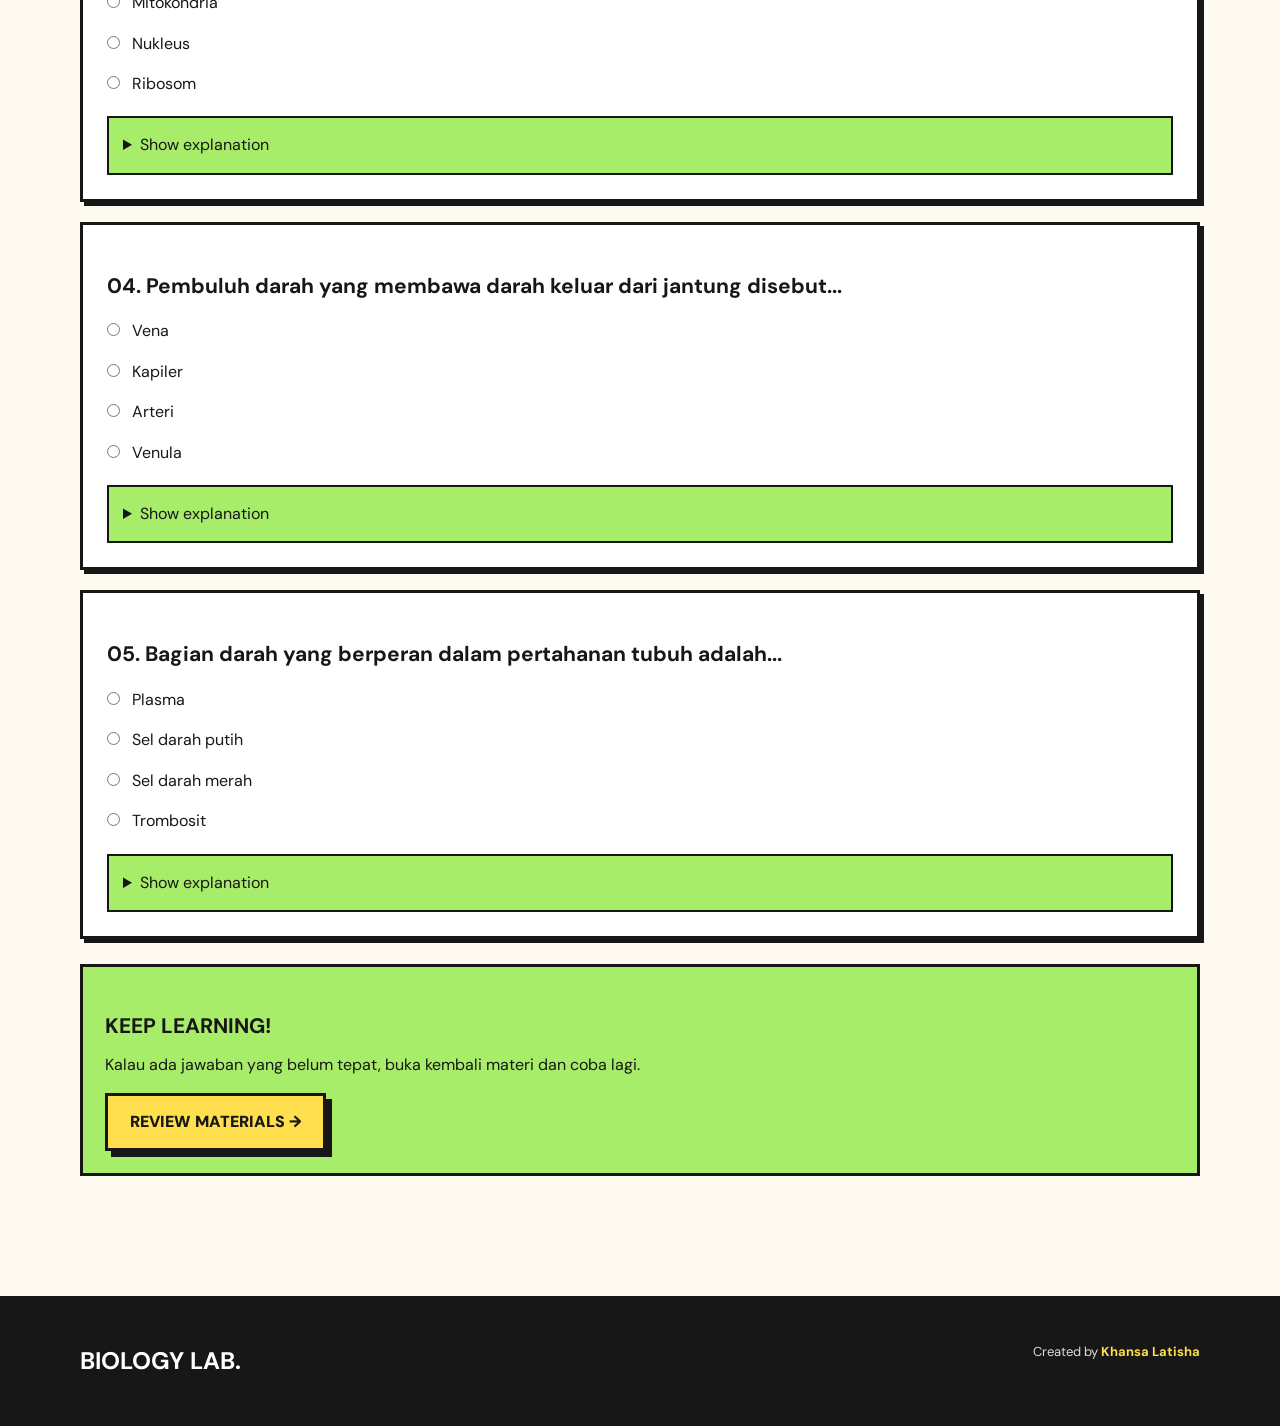
<file: quiz.html>
<!DOCTYPE html>
<html lang="id">
<head>
  <meta charset="UTF-8">
  <meta name="viewport" content="width=device-width, initial-scale=1.0">
  <title>Quiz Zone — Biology Lab</title>
  <link rel="stylesheet" href="style.css">
  <script src="main.js" defer></script>
</head>
<body>
<div class="topbar">LET'S TEST YOUR KNOWLEDGE!</div>
<nav class="navbar">
  <a class="logo" href="index.html">BIOLOGY<span>LAB.</span></a>
  <div class="nav-links">
    <a href="./index.html">Home</a>
    <a href="./about.html">About</a>
    <a href="./materi.html">Materials</a>
    <a href="./study-corner.html">Study Corner</a>
    <a href="./quiz.html">Quiz</a>
    <a href="./science-library.html">Science Library</a>
  </div>
</nav>

<header class="page-header">
  <div class="container">
    <span class="eyebrow">QUIZ ZONE ✦</span>
    <h1>HOW MUCH DO YOU KNOW?</h1>
    <p>Pilih jawaban yang menurutmu benar, lalu buka pembahasannya.</p>
  </div>
</header>

<main class="container content">
  <div class="highlight">
    <h3>HOW TO PLAY</h3>
    <p>Pilih satu jawaban pada setiap soal. Setelah selesai, klik "Show explanation" untuk memeriksa jawaban.</p>
    <p class="small-note">Catatan: kuis ini tidak menghitung skor otomatis karena dibuat tanpa JavaScript.</p>
  </div>

  <form>
    <div class="quiz-question">
      <h3>01. Apa unit struktural dan fungsional dasar kehidupan?</h3>
      <label><input type="radio" name="q1"> Organ</label>
      <label><input type="radio" name="q1"> Jaringan</label>
      <label><input type="radio" name="q1"> Sel</label>
      <label><input type="radio" name="q1"> Sistem organ</label>
      <details class="answer">
        <summary>Show explanation</summary>
        <p>Jawaban: Sel. Sel merupakan unit dasar struktur dan fungsi kehidupan.</p>
      </details>
    </div>

    <div class="quiz-question">
      <h3>02. Organel yang berperan penting dalam menghasilkan ATP adalah...</h3>
      <label><input type="radio" name="q2"> Ribosom</label>
      <label><input type="radio" name="q2"> Mitokondria</label>
      <label><input type="radio" name="q2"> Nukleus</label>
      <label><input type="radio" name="q2"> Lisosom</label>
      <details class="answer">
        <summary>Show explanation</summary>
        <p>Jawaban: Mitokondria. Organel ini menjadi tempat utama respirasi sel yang menghasilkan ATP.</p>
      </details>
    </div>

    <div class="quiz-question">
      <h3>03. Organel yang mengandung klorofil untuk fotosintesis adalah...</h3>
      <label><input type="radio" name="q3"> Kloroplas</label>
      <label><input type="radio" name="q3"> Mitokondria</label>
      <label><input type="radio" name="q3"> Nukleus</label>
      <label><input type="radio" name="q3"> Ribosom</label>
      <details class="answer">
        <summary>Show explanation</summary>
        <p>Jawaban: Kloroplas. Klorofil di dalamnya menyerap energi cahaya untuk fotosintesis.</p>
      </details>
    </div>

    <div class="quiz-question">
      <h3>04. Pembuluh darah yang membawa darah keluar dari jantung disebut...</h3>
      <label><input type="radio" name="q4"> Vena</label>
      <label><input type="radio" name="q4"> Kapiler</label>
      <label><input type="radio" name="q4"> Arteri</label>
      <label><input type="radio" name="q4"> Venula</label>
      <details class="answer">
        <summary>Show explanation</summary>
        <p>Jawaban: Arteri. Arteri membawa darah menjauhi jantung.</p>
      </details>
    </div>

    <div class="quiz-question">
      <h3>05. Bagian darah yang berperan dalam pertahanan tubuh adalah...</h3>
      <label><input type="radio" name="q5"> Plasma</label>
      <label><input type="radio" name="q5"> Sel darah putih</label>
      <label><input type="radio" name="q5"> Sel darah merah</label>
      <label><input type="radio" name="q5"> Trombosit</label>
      <details class="answer">
        <summary>Show explanation</summary>
        <p>Jawaban: Sel darah putih. Sel ini berperan dalam sistem pertahanan tubuh.</p>
      </details>
    </div>
  </form>

  <div class="fact-box">
    <h3>KEEP LEARNING!</h3>
    <p>Kalau ada jawaban yang belum tepat, buka kembali materi dan coba lagi.</p>
    <a href="materi.html" class="btn">REVIEW MATERIALS →</a>
  </div>
</main>

<footer class="site-footer">
  <div class="container footer-grid">
    <h2>BIOLOGY LAB.</h2>
    <p>Created by <strong>Khansa Latisha</strong></p>
  </div>
</footer>
</body>
</html>
</file>
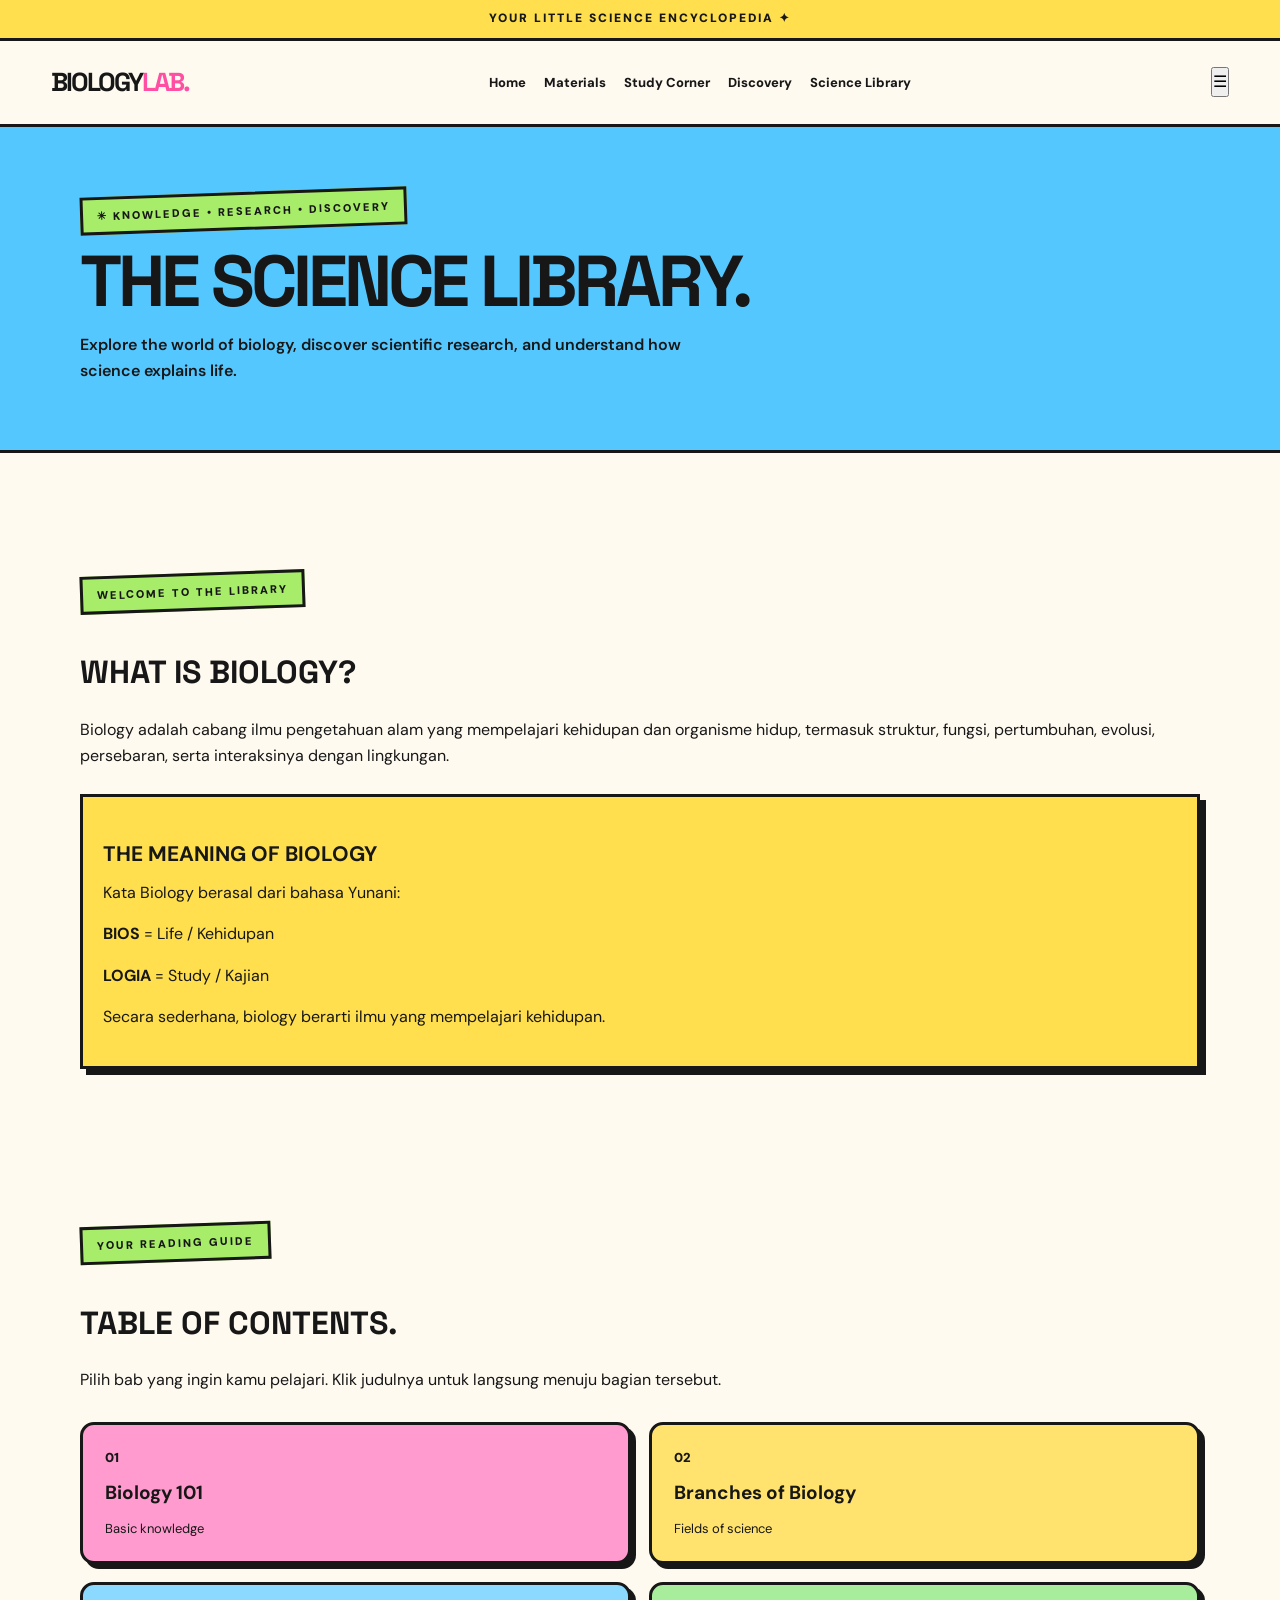
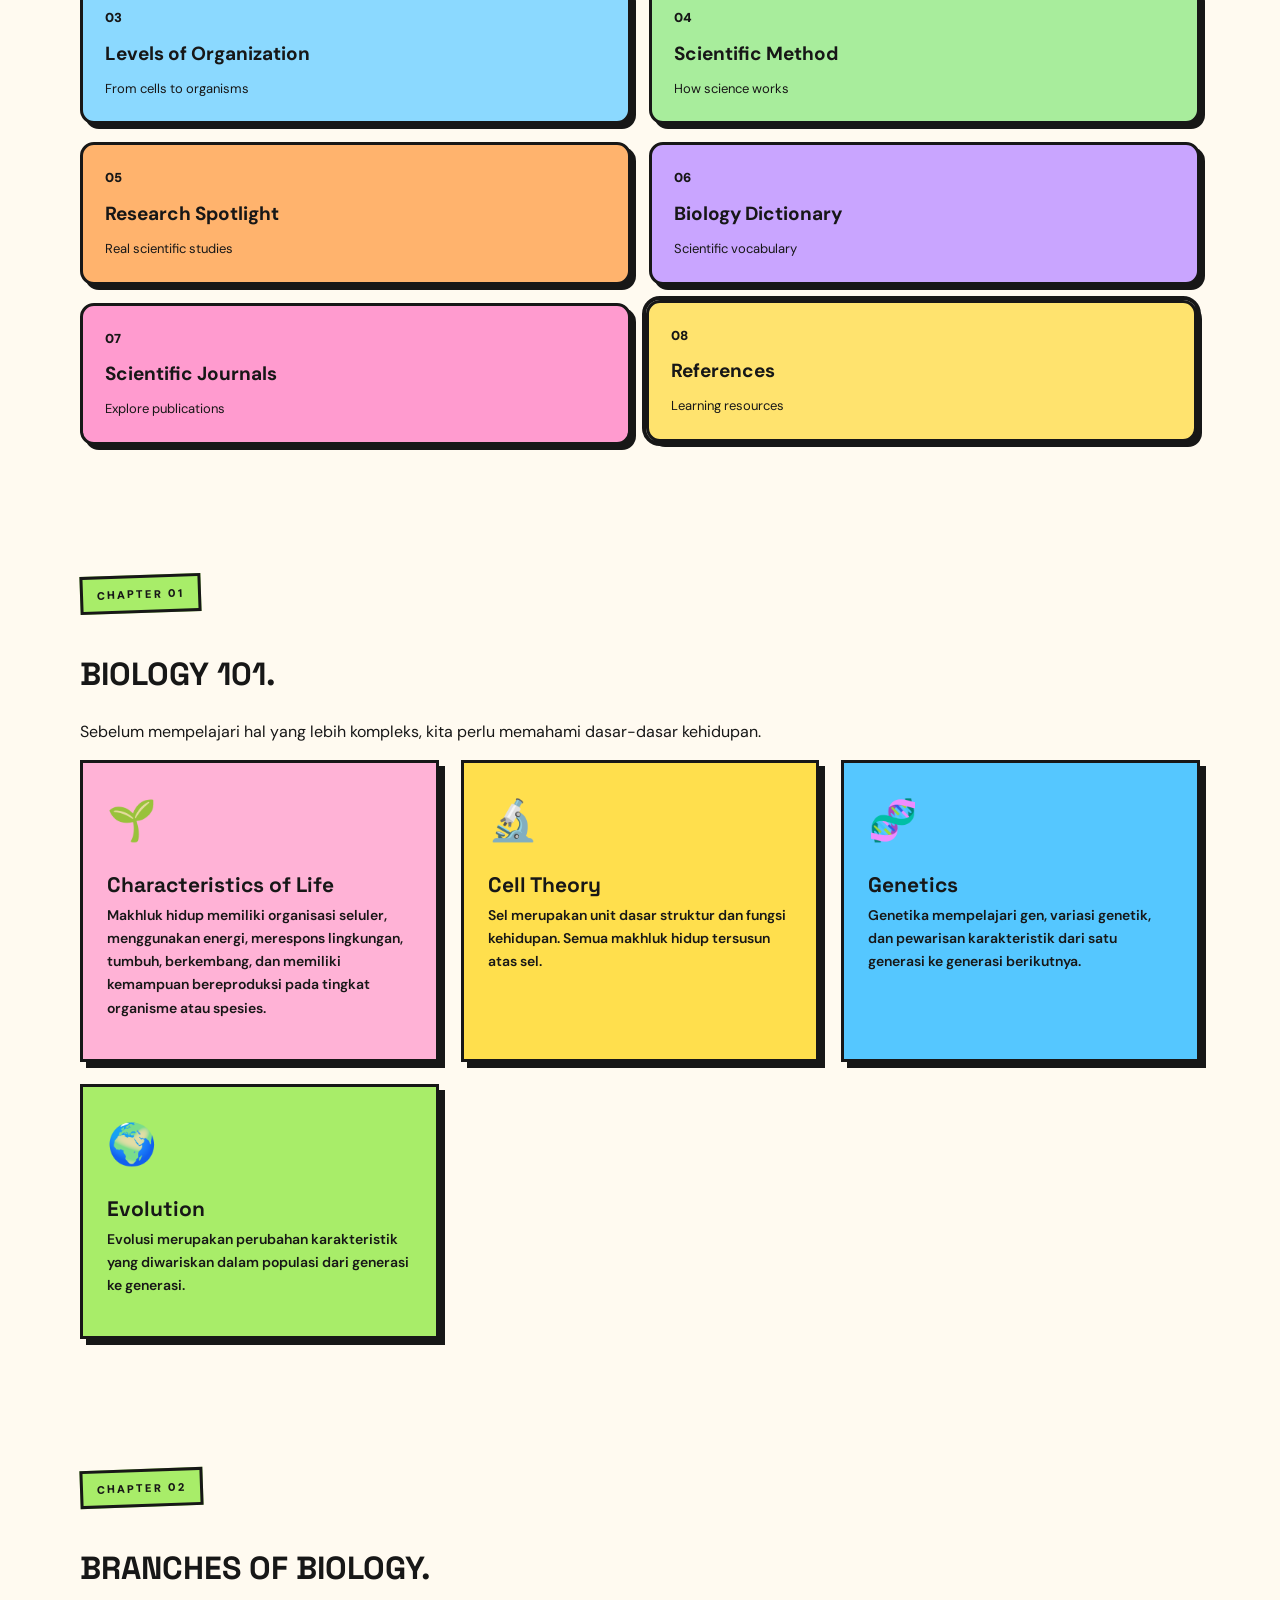
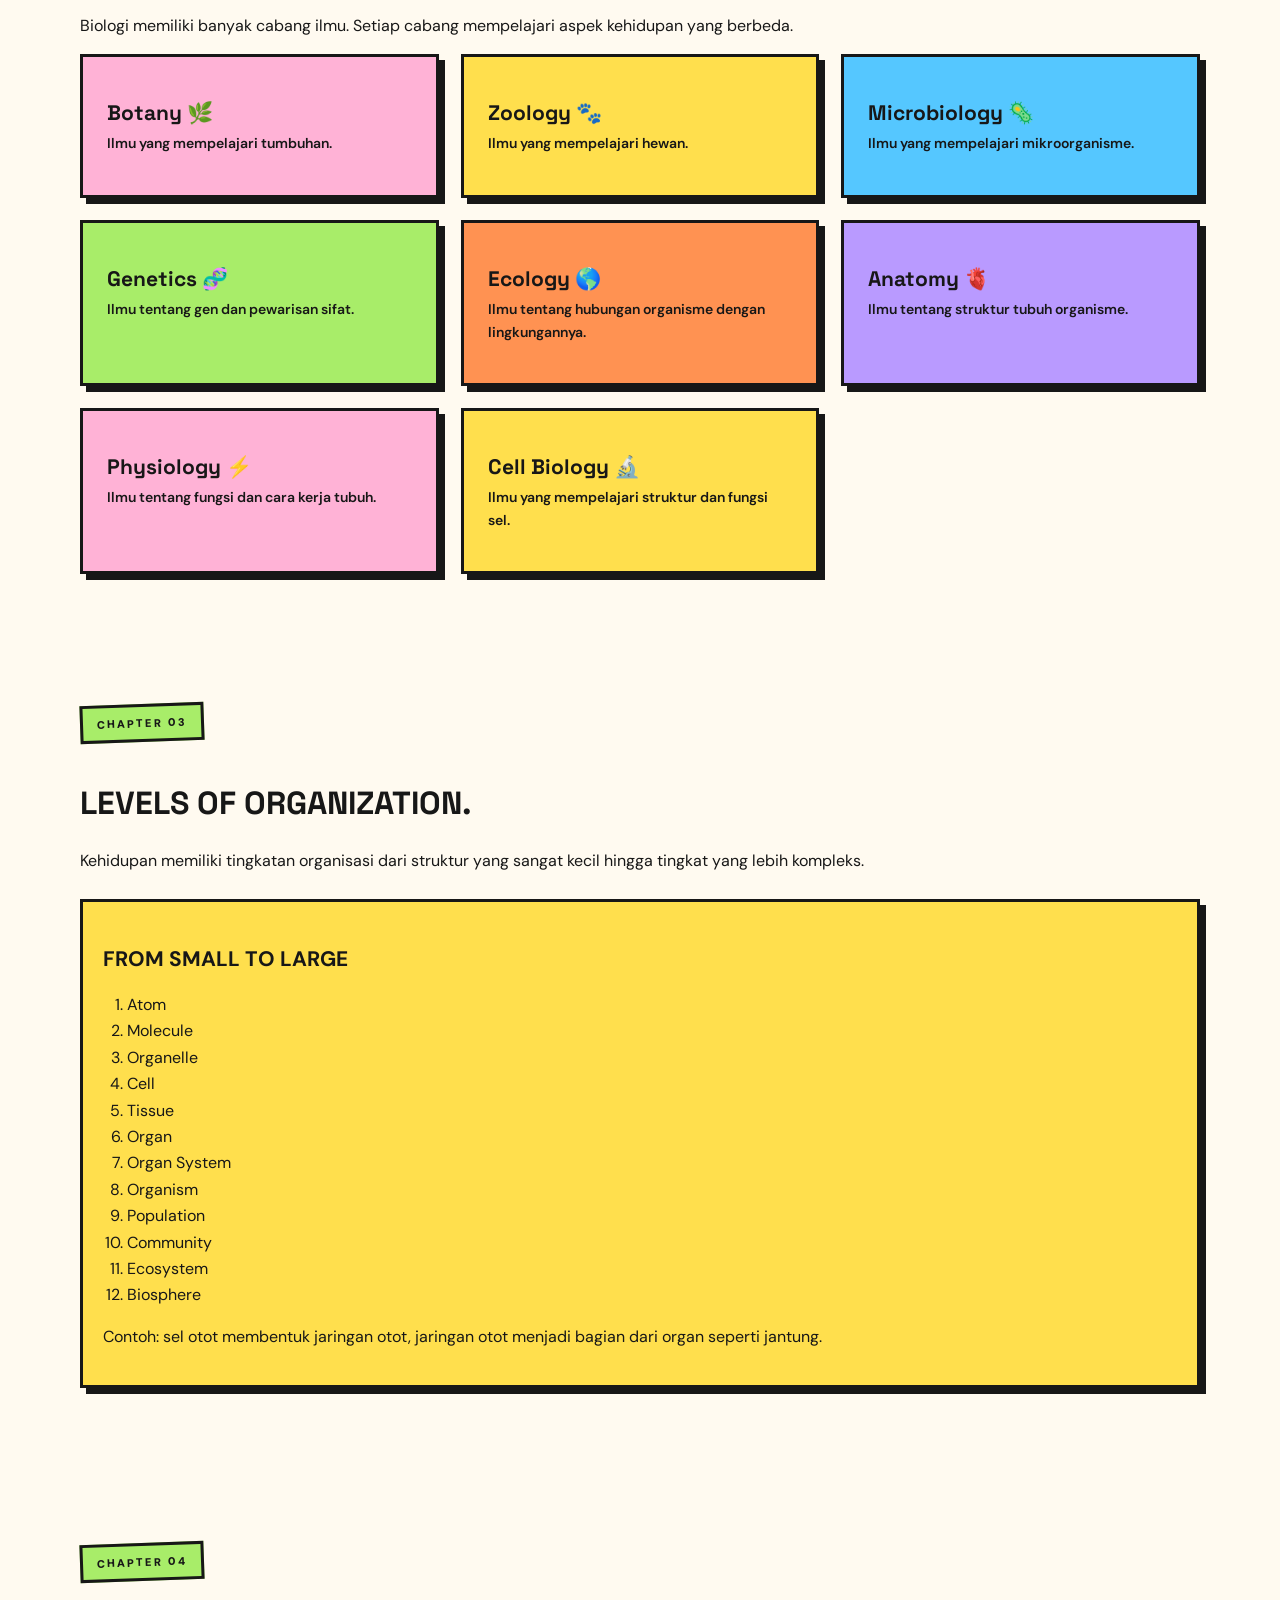
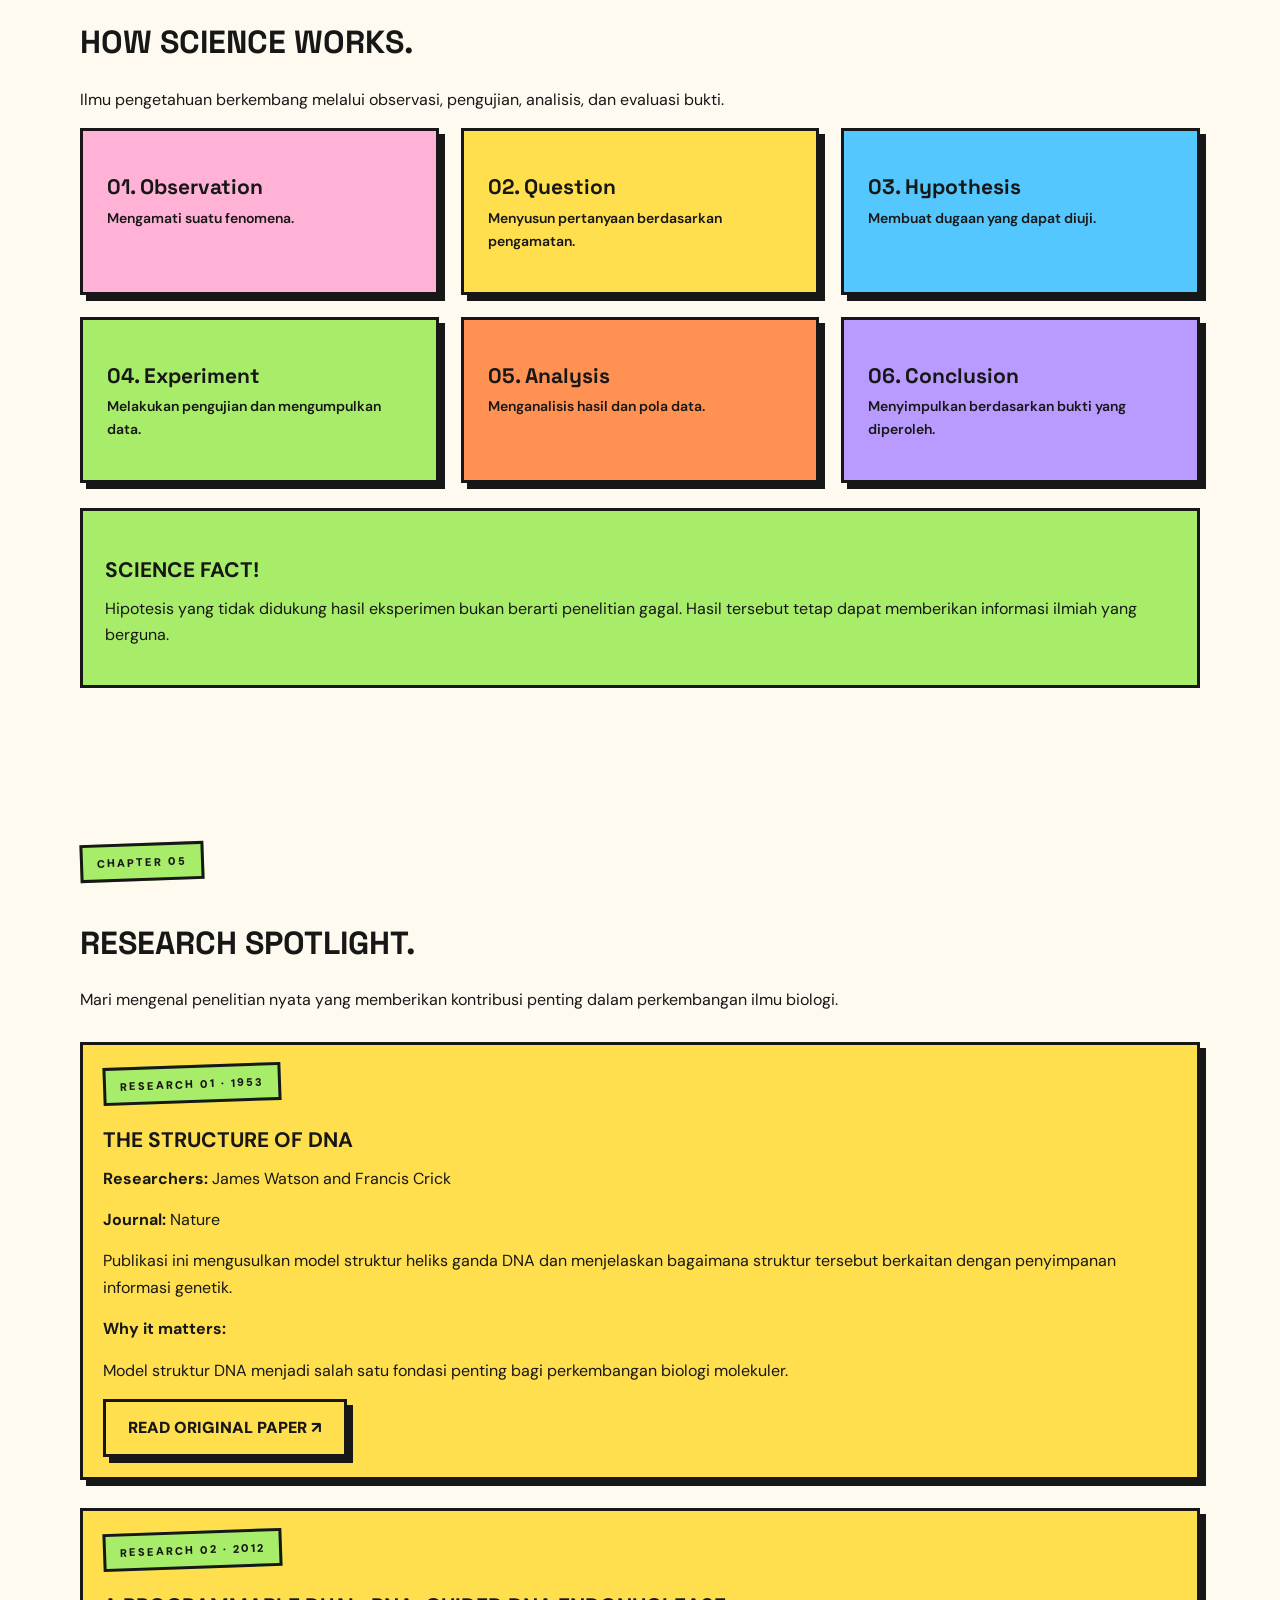
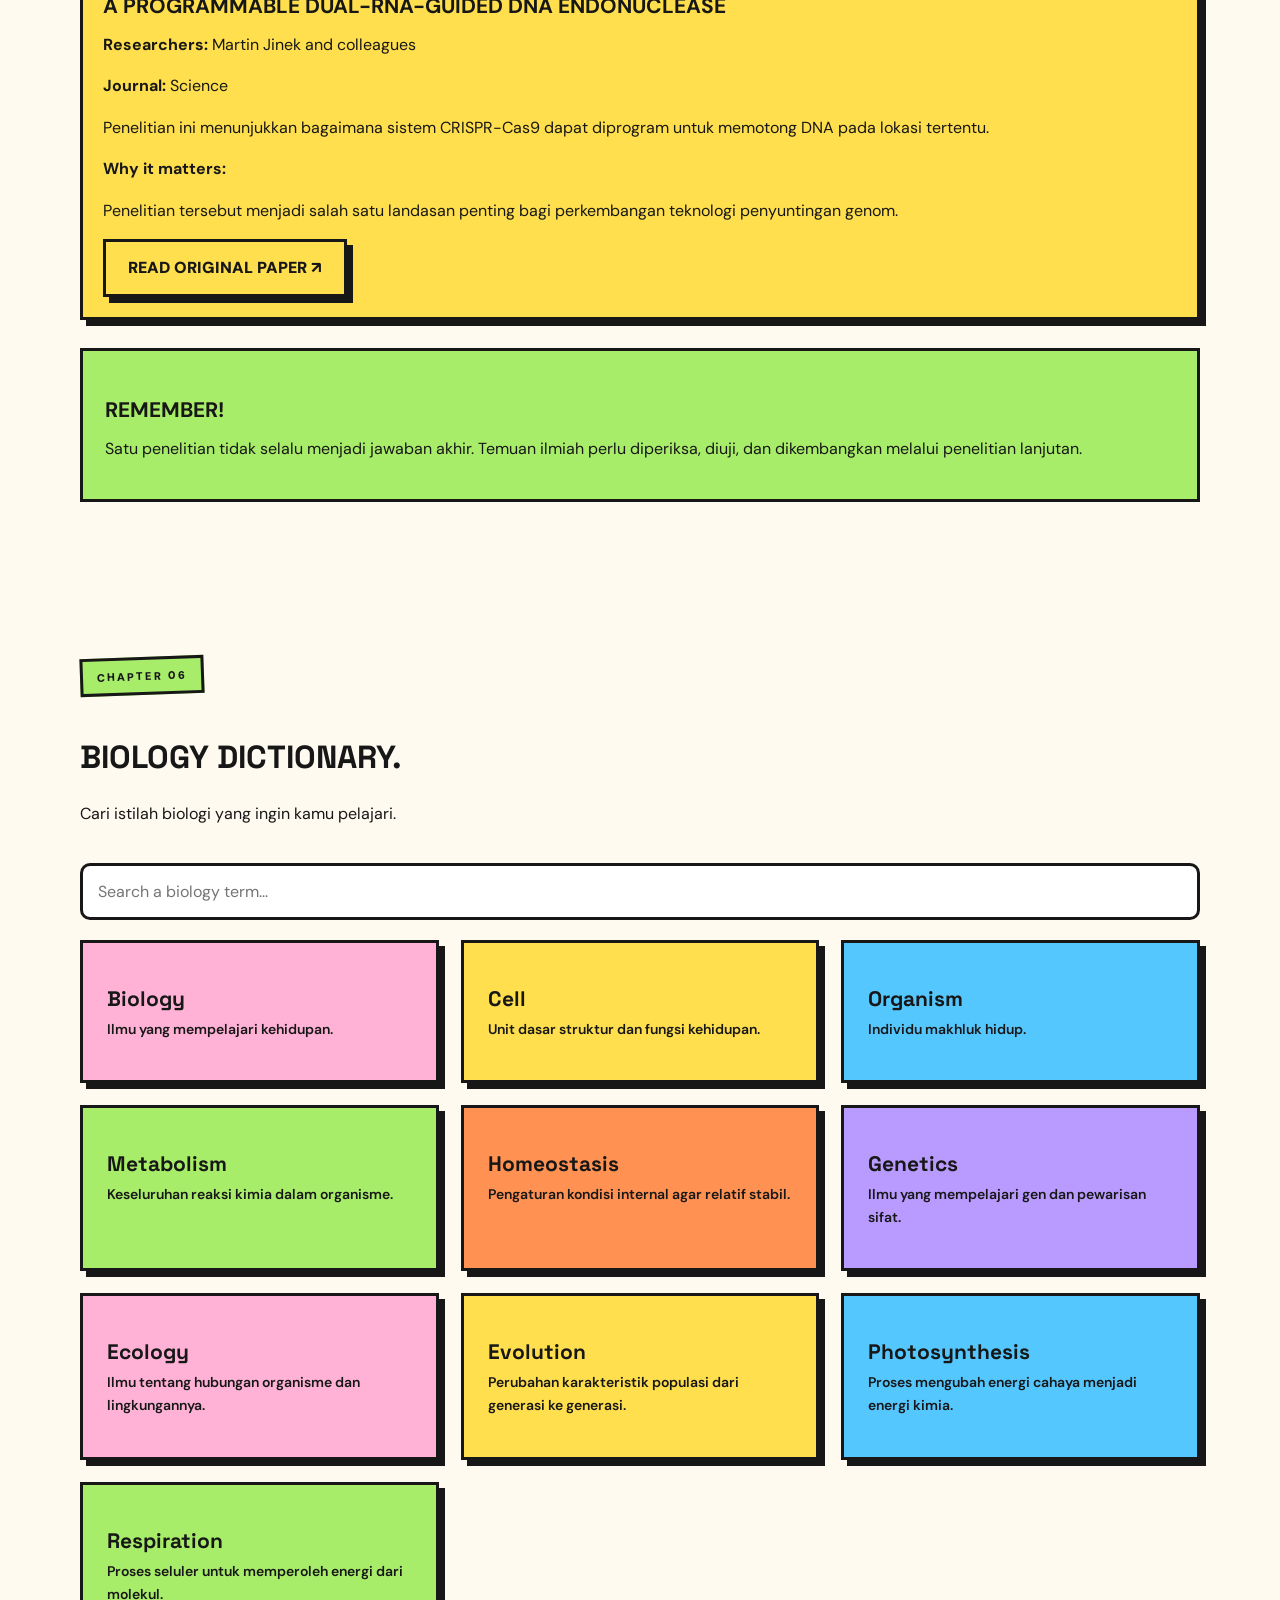
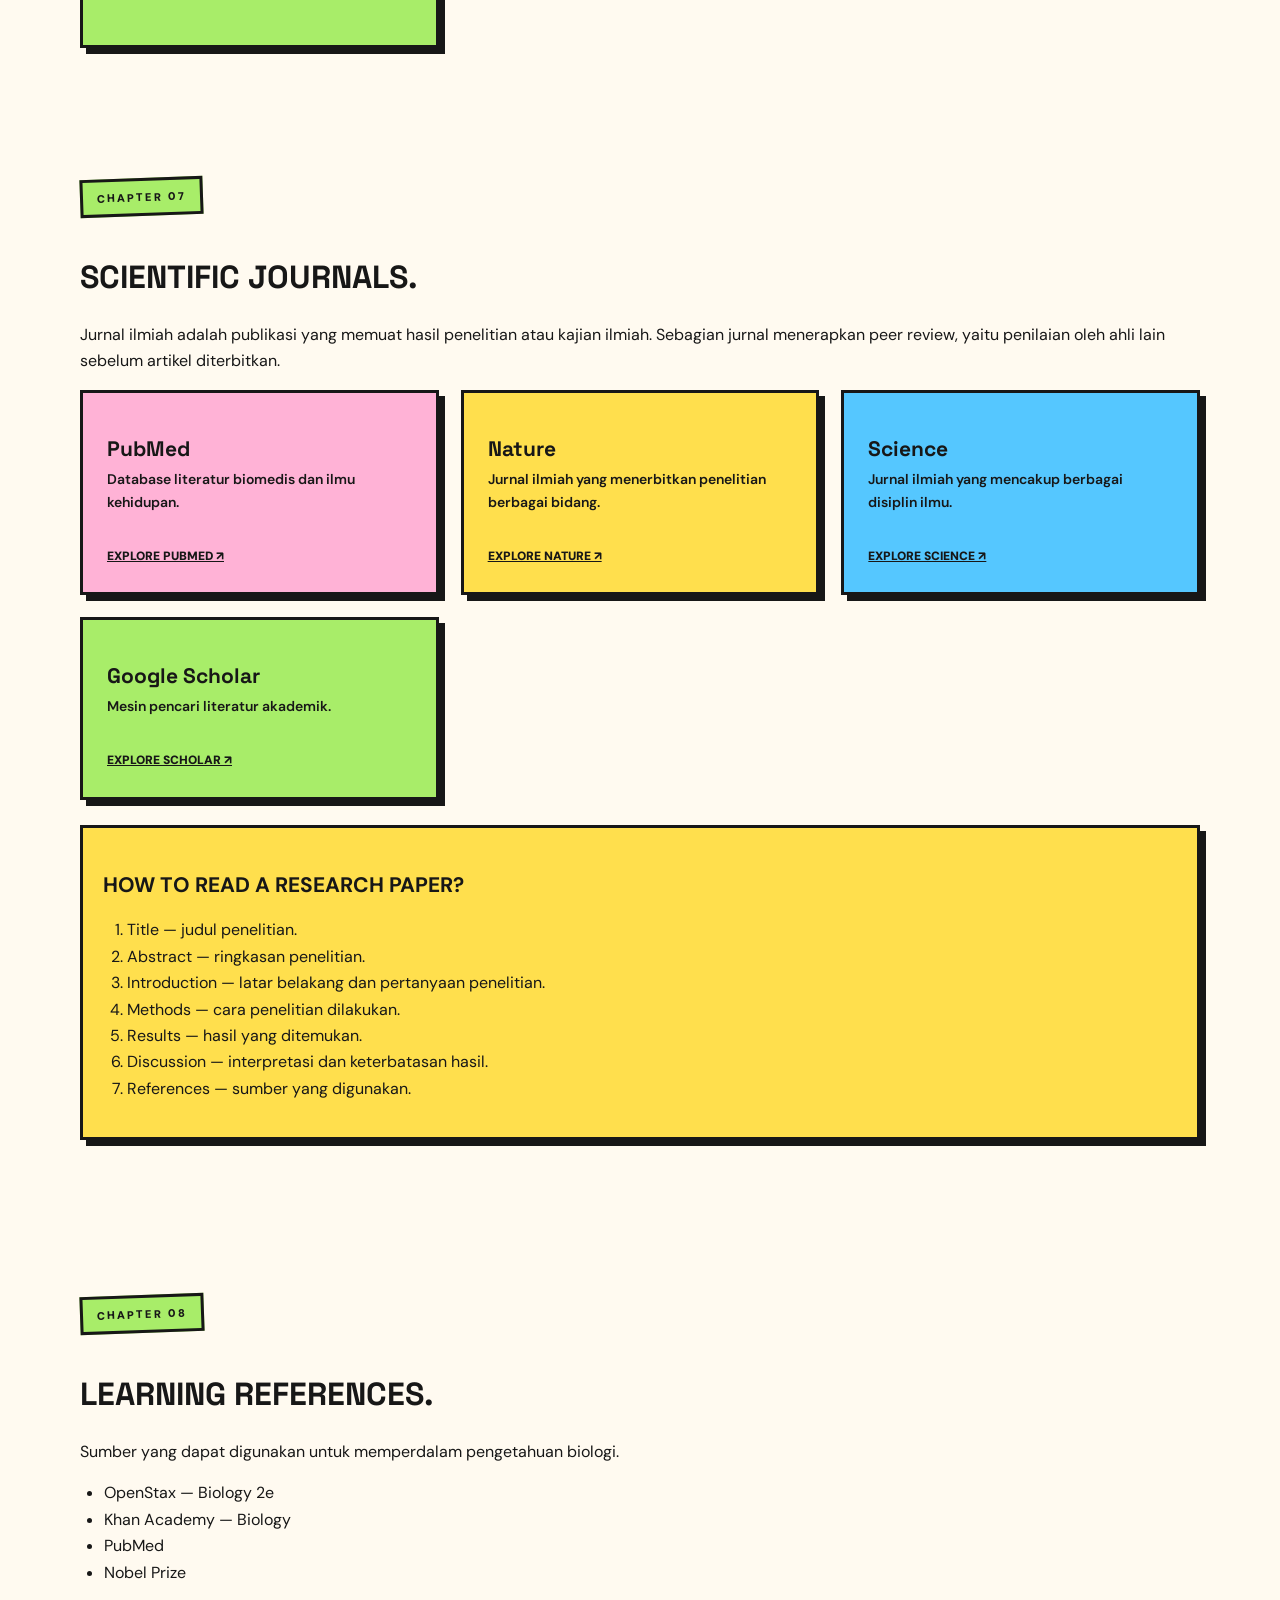
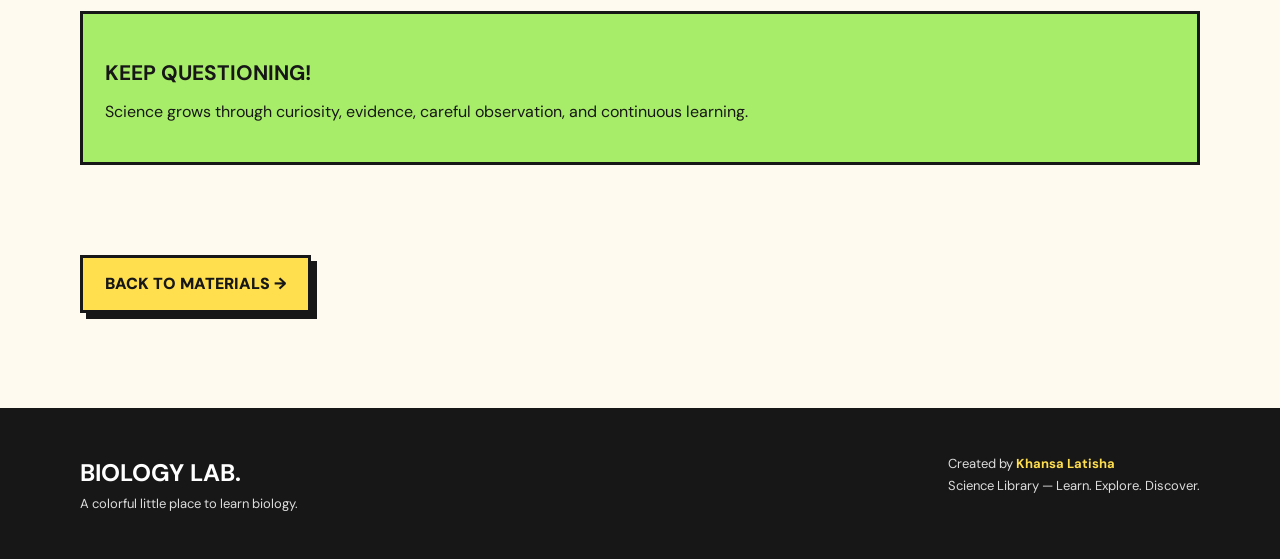
<file: science-library.html>
<!DOCTYPE html>
<html lang="id">
<head>
  <meta charset="UTF-8">
  <meta name="viewport" content="width=device-width, initial-scale=1.0">
  <meta name="description" content="Biology Lab Science Library — explore biology, scientific research, journals and discoveries.">
  <title>Science Library — Biology Lab</title>

  <link rel="stylesheet" href="./style.css">
  <script src="main.js" defer></script>
  <script src="science-library.js" defer></script>
</head>

<body>

<div class="topbar">
  YOUR LITTLE SCIENCE ENCYCLOPEDIA ✦
</div>

<nav class="navbar">
  <a class="logo" href="./index.html">BIOLOGY<span>LAB.</span></a>

  <div class="nav-links">
    <a href="./index.html">Home</a>
    <a href="./materi.html">Materials</a>
    <a href="./study-corner.html">Study Corner</a>
    <a href="./discovery.html">Discovery</a>
    <a href="./science-library.html">Science Library</a>
  </div>
</nav>

<header class="page-header">
  <div class="container">
    <span class="eyebrow">✳ KNOWLEDGE • RESEARCH • DISCOVERY</span>
    <h1>THE SCIENCE LIBRARY.</h1>
    <p>
      Explore the world of biology, discover scientific research,
      and understand how science explains life.
    </p>
  </div>
</header>

<main class="container content">

  <!-- INTRODUCTION -->
  <section id="introduction" class="library-section">
    <span class="eyebrow">WELCOME TO THE LIBRARY</span>
    <h2>WHAT IS BIOLOGY?</h2>

    <p>
      Biology adalah cabang ilmu pengetahuan alam yang mempelajari
      kehidupan dan organisme hidup, termasuk struktur, fungsi,
      pertumbuhan, evolusi, persebaran, serta interaksinya dengan lingkungan.
    </p>

    <div class="highlight">
      <h3>THE MEANING OF BIOLOGY</h3>
      <p>
        Kata Biology berasal dari bahasa Yunani:
      </p>
      <p><strong>BIOS</strong> = Life / Kehidupan</p>
      <p><strong>LOGIA</strong> = Study / Kajian</p>
      <p>
        Secara sederhana, biology berarti ilmu yang mempelajari kehidupan.
      </p>
    </div>
  </section>

  <!-- TABLE OF CONTENTS -->
  <section class="library-section" id="contents">
    <span class="eyebrow">YOUR READING GUIDE</span>
    <h2>TABLE OF CONTENTS.</h2>

    <p>
      Pilih bab yang ingin kamu pelajari. Klik judulnya untuk
      langsung menuju bagian tersebut.
    </p>

    <div class="toc-grid">
      <a href="#biology101" class="toc-card pink">
        <span>01</span>
        <strong>Biology 101</strong>
        <small>Basic knowledge</small>
      </a>

      <a href="#branches" class="toc-card yellow">
        <span>02</span>
        <strong>Branches of Biology</strong>
        <small>Fields of science</small>
      </a>

      <a href="#organization" class="toc-card blue">
        <span>03</span>
        <strong>Levels of Organization</strong>
        <small>From cells to organisms</small>
      </a>

      <a href="#scientific-method" class="toc-card green">
        <span>04</span>
        <strong>Scientific Method</strong>
        <small>How science works</small>
      </a>

      <a href="#research" class="toc-card orange">
        <span>05</span>
        <strong>Research Spotlight</strong>
        <small>Real scientific studies</small>
      </a>

      <a href="#dictionary" class="toc-card purple">
        <span>06</span>
        <strong>Biology Dictionary</strong>
        <small>Scientific vocabulary</small>
      </a>

      <a href="#journals" class="toc-card pink">
        <span>07</span>
        <strong>Scientific Journals</strong>
        <small>Explore publications</small>
      </a>

      <a href="#references" class="toc-card yellow">
        <span>08</span>
        <strong>References</strong>
        <small>Learning resources</small>
      </a>
    </div>
  </section>

  <!-- 01 BIOLOGY 101 -->
  <section class="library-section" id="biology101">
    <span class="eyebrow">CHAPTER 01</span>
    <h2>BIOLOGY 101.</h2>

    <p>
      Sebelum mempelajari hal yang lebih kompleks, kita perlu
      memahami dasar-dasar kehidupan.
    </p>

    <div class="card-grid">

      <article class="card pink">
        <div class="card-icon">🌱</div>
        <h3>Characteristics of Life</h3>
        <p>
          Makhluk hidup memiliki organisasi seluler, menggunakan energi,
          merespons lingkungan, tumbuh, berkembang, dan memiliki kemampuan
          bereproduksi pada tingkat organisme atau spesies.
        </p>
      </article>

      <article class="card yellow">
        <div class="card-icon">🔬</div>
        <h3>Cell Theory</h3>
        <p>
          Sel merupakan unit dasar struktur dan fungsi kehidupan.
          Semua makhluk hidup tersusun atas sel.
        </p>
      </article>

      <article class="card blue">
        <div class="card-icon">🧬</div>
        <h3>Genetics</h3>
        <p>
          Genetika mempelajari gen, variasi genetik, dan pewarisan
          karakteristik dari satu generasi ke generasi berikutnya.
        </p>
      </article>

      <article class="card green">
        <div class="card-icon">🌍</div>
        <h3>Evolution</h3>
        <p>
          Evolusi merupakan perubahan karakteristik yang diwariskan
          dalam populasi dari generasi ke generasi.
        </p>
      </article>

    </div>
  </section>

  <!-- 02 BRANCHES -->
  <section class="library-section" id="branches">
    <span class="eyebrow">CHAPTER 02</span>
    <h2>BRANCHES OF BIOLOGY.</h2>

    <p>
      Biologi memiliki banyak cabang ilmu. Setiap cabang
      mempelajari aspek kehidupan yang berbeda.
    </p>

    <div class="card-grid">

      <article class="card pink">
        <h3>Botany 🌿</h3>
        <p>Ilmu yang mempelajari tumbuhan.</p>
      </article>

      <article class="card yellow">
        <h3>Zoology 🐾</h3>
        <p>Ilmu yang mempelajari hewan.</p>
      </article>

      <article class="card blue">
        <h3>Microbiology 🦠</h3>
        <p>Ilmu yang mempelajari mikroorganisme.</p>
      </article>

      <article class="card green">
        <h3>Genetics 🧬</h3>
        <p>Ilmu tentang gen dan pewarisan sifat.</p>
      </article>

      <article class="card orange">
        <h3>Ecology 🌎</h3>
        <p>Ilmu tentang hubungan organisme dengan lingkungannya.</p>
      </article>

      <article class="card purple">
        <h3>Anatomy 🫀</h3>
        <p>Ilmu tentang struktur tubuh organisme.</p>
      </article>

      <article class="card pink">
        <h3>Physiology ⚡</h3>
        <p>Ilmu tentang fungsi dan cara kerja tubuh.</p>
      </article>

      <article class="card yellow">
        <h3>Cell Biology 🔬</h3>
        <p>Ilmu yang mempelajari struktur dan fungsi sel.</p>
      </article>

    </div>
  </section>

  <!-- 03 ORGANIZATION -->
  <section class="library-section" id="organization">
    <span class="eyebrow">CHAPTER 03</span>
    <h2>LEVELS OF ORGANIZATION.</h2>

    <p>
      Kehidupan memiliki tingkatan organisasi dari struktur
      yang sangat kecil hingga tingkat yang lebih kompleks.
    </p>

    <div class="highlight">
      <h3>FROM SMALL TO LARGE</h3>

      <ol>
        <li>Atom</li>
        <li>Molecule</li>
        <li>Organelle</li>
        <li>Cell</li>
        <li>Tissue</li>
        <li>Organ</li>
        <li>Organ System</li>
        <li>Organism</li>
        <li>Population</li>
        <li>Community</li>
        <li>Ecosystem</li>
        <li>Biosphere</li>
      </ol>

      <p>
        Contoh: sel otot membentuk jaringan otot,
        jaringan otot menjadi bagian dari organ seperti jantung.
      </p>
    </div>
  </section>

  <!-- 04 SCIENTIFIC METHOD -->
  <section class="library-section" id="scientific-method">
    <span class="eyebrow">CHAPTER 04</span>
    <h2>HOW SCIENCE WORKS.</h2>

    <p>
      Ilmu pengetahuan berkembang melalui observasi,
      pengujian, analisis, dan evaluasi bukti.
    </p>

    <div class="card-grid">

      <article class="card pink">
        <h3>01. Observation</h3>
        <p>Mengamati suatu fenomena.</p>
      </article>

      <article class="card yellow">
        <h3>02. Question</h3>
        <p>Menyusun pertanyaan berdasarkan pengamatan.</p>
      </article>

      <article class="card blue">
        <h3>03. Hypothesis</h3>
        <p>Membuat dugaan yang dapat diuji.</p>
      </article>

      <article class="card green">
        <h3>04. Experiment</h3>
        <p>Melakukan pengujian dan mengumpulkan data.</p>
      </article>

      <article class="card orange">
        <h3>05. Analysis</h3>
        <p>Menganalisis hasil dan pola data.</p>
      </article>

      <article class="card purple">
        <h3>06. Conclusion</h3>
        <p>Menyimpulkan berdasarkan bukti yang diperoleh.</p>
      </article>

    </div>

    <div class="fact-box">
      <h3>SCIENCE FACT!</h3>
      <p>
        Hipotesis yang tidak didukung hasil eksperimen bukan berarti
        penelitian gagal. Hasil tersebut tetap dapat memberikan
        informasi ilmiah yang berguna.
      </p>
    </div>
  </section>

  <!-- 05 RESEARCH -->
  <section class="library-section" id="research">
    <span class="eyebrow">CHAPTER 05</span>
    <h2>RESEARCH SPOTLIGHT.</h2>

    <p>
      Mari mengenal penelitian nyata yang memberikan
      kontribusi penting dalam perkembangan ilmu biologi.
    </p>

    <article class="highlight research-card">
      <span class="eyebrow">RESEARCH 01 · 1953</span>
      <h3>THE STRUCTURE OF DNA</h3>

      <p><strong>Researchers:</strong> James Watson and Francis Crick</p>
      <p><strong>Journal:</strong> Nature</p>

      <p>
        Publikasi ini mengusulkan model struktur heliks ganda DNA
        dan menjelaskan bagaimana struktur tersebut berkaitan
        dengan penyimpanan informasi genetik.
      </p>

      <p><strong>Why it matters:</strong></p>
      <p>
        Model struktur DNA menjadi salah satu fondasi penting
        bagi perkembangan biologi molekuler.
      </p>

      <a href="https://doi.org/10.1038/171737a0"
         target="_blank" rel="noopener noreferrer" class="btn">
        READ ORIGINAL PAPER ↗
      </a>
    </article>

    <article class="highlight research-card">
      <span class="eyebrow">RESEARCH 02 · 2012</span>
      <h3>A PROGRAMMABLE DUAL-RNA-GUIDED DNA ENDONUCLEASE</h3>

      <p><strong>Researchers:</strong> Martin Jinek and colleagues</p>
      <p><strong>Journal:</strong> Science</p>

      <p>
        Penelitian ini menunjukkan bagaimana sistem CRISPR-Cas9
        dapat diprogram untuk memotong DNA pada lokasi tertentu.
      </p>

      <p><strong>Why it matters:</strong></p>
      <p>
        Penelitian tersebut menjadi salah satu landasan penting
        bagi perkembangan teknologi penyuntingan genom.
      </p>

      <a href="https://doi.org/10.1126/science.1225829"
         target="_blank" rel="noopener noreferrer" class="btn">
        READ ORIGINAL PAPER ↗
      </a>
    </article>

    <div class="fact-box">
      <h3>REMEMBER!</h3>
      <p>
        Satu penelitian tidak selalu menjadi jawaban akhir.
        Temuan ilmiah perlu diperiksa, diuji, dan dikembangkan
        melalui penelitian lanjutan.
      </p>
    </div>
  </section>

  <!-- 06 DICTIONARY -->
  <section class="library-section" id="dictionary">
    <span class="eyebrow">CHAPTER 06</span>
    <h2>BIOLOGY DICTIONARY.</h2>

    <p>
      Cari istilah biologi yang ingin kamu pelajari.
    </p>

    <input
      type="search"
      id="dictionarySearch"
      placeholder="Search a biology term..."
      aria-label="Search biology dictionary"
    >

    <div id="dictionaryList" class="card-grid">

      <article class="card pink dictionary-item">
        <h3>Biology</h3>
        <p>Ilmu yang mempelajari kehidupan.</p>
      </article>

      <article class="card yellow dictionary-item">
        <h3>Cell</h3>
        <p>Unit dasar struktur dan fungsi kehidupan.</p>
      </article>

      <article class="card blue dictionary-item">
        <h3>Organism</h3>
        <p>Individu makhluk hidup.</p>
      </article>

      <article class="card green dictionary-item">
        <h3>Metabolism</h3>
        <p>Keseluruhan reaksi kimia dalam organisme.</p>
      </article>

      <article class="card orange dictionary-item">
        <h3>Homeostasis</h3>
        <p>Pengaturan kondisi internal agar relatif stabil.</p>
      </article>

      <article class="card purple dictionary-item">
        <h3>Genetics</h3>
        <p>Ilmu yang mempelajari gen dan pewarisan sifat.</p>
      </article>

      <article class="card pink dictionary-item">
        <h3>Ecology</h3>
        <p>Ilmu tentang hubungan organisme dan lingkungannya.</p>
      </article>

      <article class="card yellow dictionary-item">
        <h3>Evolution</h3>
        <p>Perubahan karakteristik populasi dari generasi ke generasi.</p>
      </article>

      <article class="card blue dictionary-item">
        <h3>Photosynthesis</h3>
        <p>Proses mengubah energi cahaya menjadi energi kimia.</p>
      </article>

      <article class="card green dictionary-item">
        <h3>Respiration</h3>
        <p>Proses seluler untuk memperoleh energi dari molekul.</p>
      </article>

    </div>

    <p id="noDictionaryResult" hidden>
      No matching term found.
    </p>
  </section>

  <!-- 07 JOURNALS -->
  <section class="library-section" id="journals">
    <span class="eyebrow">CHAPTER 07</span>
    <h2>SCIENTIFIC JOURNALS.</h2>

    <p>
      Jurnal ilmiah adalah publikasi yang memuat hasil penelitian
      atau kajian ilmiah. Sebagian jurnal menerapkan peer review,
      yaitu penilaian oleh ahli lain sebelum artikel diterbitkan.
    </p>

    <div class="card-grid">

      <article class="card pink">
        <h3>PubMed</h3>
        <p>Database literatur biomedis dan ilmu kehidupan.</p>
        <a href="https://pubmed.ncbi.nlm.nih.gov/"
           target="_blank" rel="noopener noreferrer" class="card-link">
          Explore PubMed ↗
        </a>
      </article>

      <article class="card yellow">
        <h3>Nature</h3>
        <p>Jurnal ilmiah yang menerbitkan penelitian berbagai bidang.</p>
        <a href="https://www.nature.com/"
           target="_blank" rel="noopener noreferrer" class="card-link">
          Explore Nature ↗
        </a>
      </article>

      <article class="card blue">
        <h3>Science</h3>
        <p>Jurnal ilmiah yang mencakup berbagai disiplin ilmu.</p>
        <a href="https://www.science.org/"
           target="_blank" rel="noopener noreferrer" class="card-link">
          Explore Science ↗
        </a>
      </article>

      <article class="card green">
        <h3>Google Scholar</h3>
        <p>Mesin pencari literatur akademik.</p>
        <a href="https://scholar.google.com/"
           target="_blank" rel="noopener noreferrer" class="card-link">
          Explore Scholar ↗
        </a>
      </article>

    </div>

    <div class="highlight">
      <h3>HOW TO READ A RESEARCH PAPER?</h3>
      <ol>
        <li>Title — judul penelitian.</li>
        <li>Abstract — ringkasan penelitian.</li>
        <li>Introduction — latar belakang dan pertanyaan penelitian.</li>
        <li>Methods — cara penelitian dilakukan.</li>
        <li>Results — hasil yang ditemukan.</li>
        <li>Discussion — interpretasi dan keterbatasan hasil.</li>
        <li>References — sumber yang digunakan.</li>
      </ol>
    </div>
  </section>

  <!-- 08 REFERENCES -->
  <section class="library-section" id="references">
    <span class="eyebrow">CHAPTER 08</span>
    <h2>LEARNING REFERENCES.</h2>

    <p>
      Sumber yang dapat digunakan untuk memperdalam
      pengetahuan biologi.
    </p>

    <ul>
      <li>
        <a href="https://openstax.org/details/books/biology-2e"
           target="_blank" rel="noopener noreferrer">
          OpenStax — Biology 2e
        </a>
      </li>

      <li>
        <a href="https://www.khanacademy.org/science/biology"
           target="_blank" rel="noopener noreferrer">
          Khan Academy — Biology
        </a>
      </li>

      <li>
        <a href="https://pubmed.ncbi.nlm.nih.gov/"
           target="_blank" rel="noopener noreferrer">
          PubMed
        </a>
      </li>

      <li>
        <a href="https://www.nobelprize.org/"
           target="_blank" rel="noopener noreferrer">
          Nobel Prize
        </a>
      </li>
    </ul>

    <div class="fact-box">
      <h3>KEEP QUESTIONING!</h3>
      <p>
        Science grows through curiosity, evidence,
        careful observation, and continuous learning.
      </p>
    </div>
  </section>

  <a href="./materi.html" class="btn">BACK TO MATERIALS →</a>

</main>

<footer class="site-footer">
  <div class="container footer-grid">
    <div>
      <h2>BIOLOGY LAB.</h2>
      <p>A colorful little place to learn biology.</p>
    </div>

    <div>
      <p>Created by <strong>Khansa Latisha</strong></p>
      <p>Science Library — Learn. Explore. Discover.</p>
    </div>
  </div>
</footer>

</body>
</html>
</file>
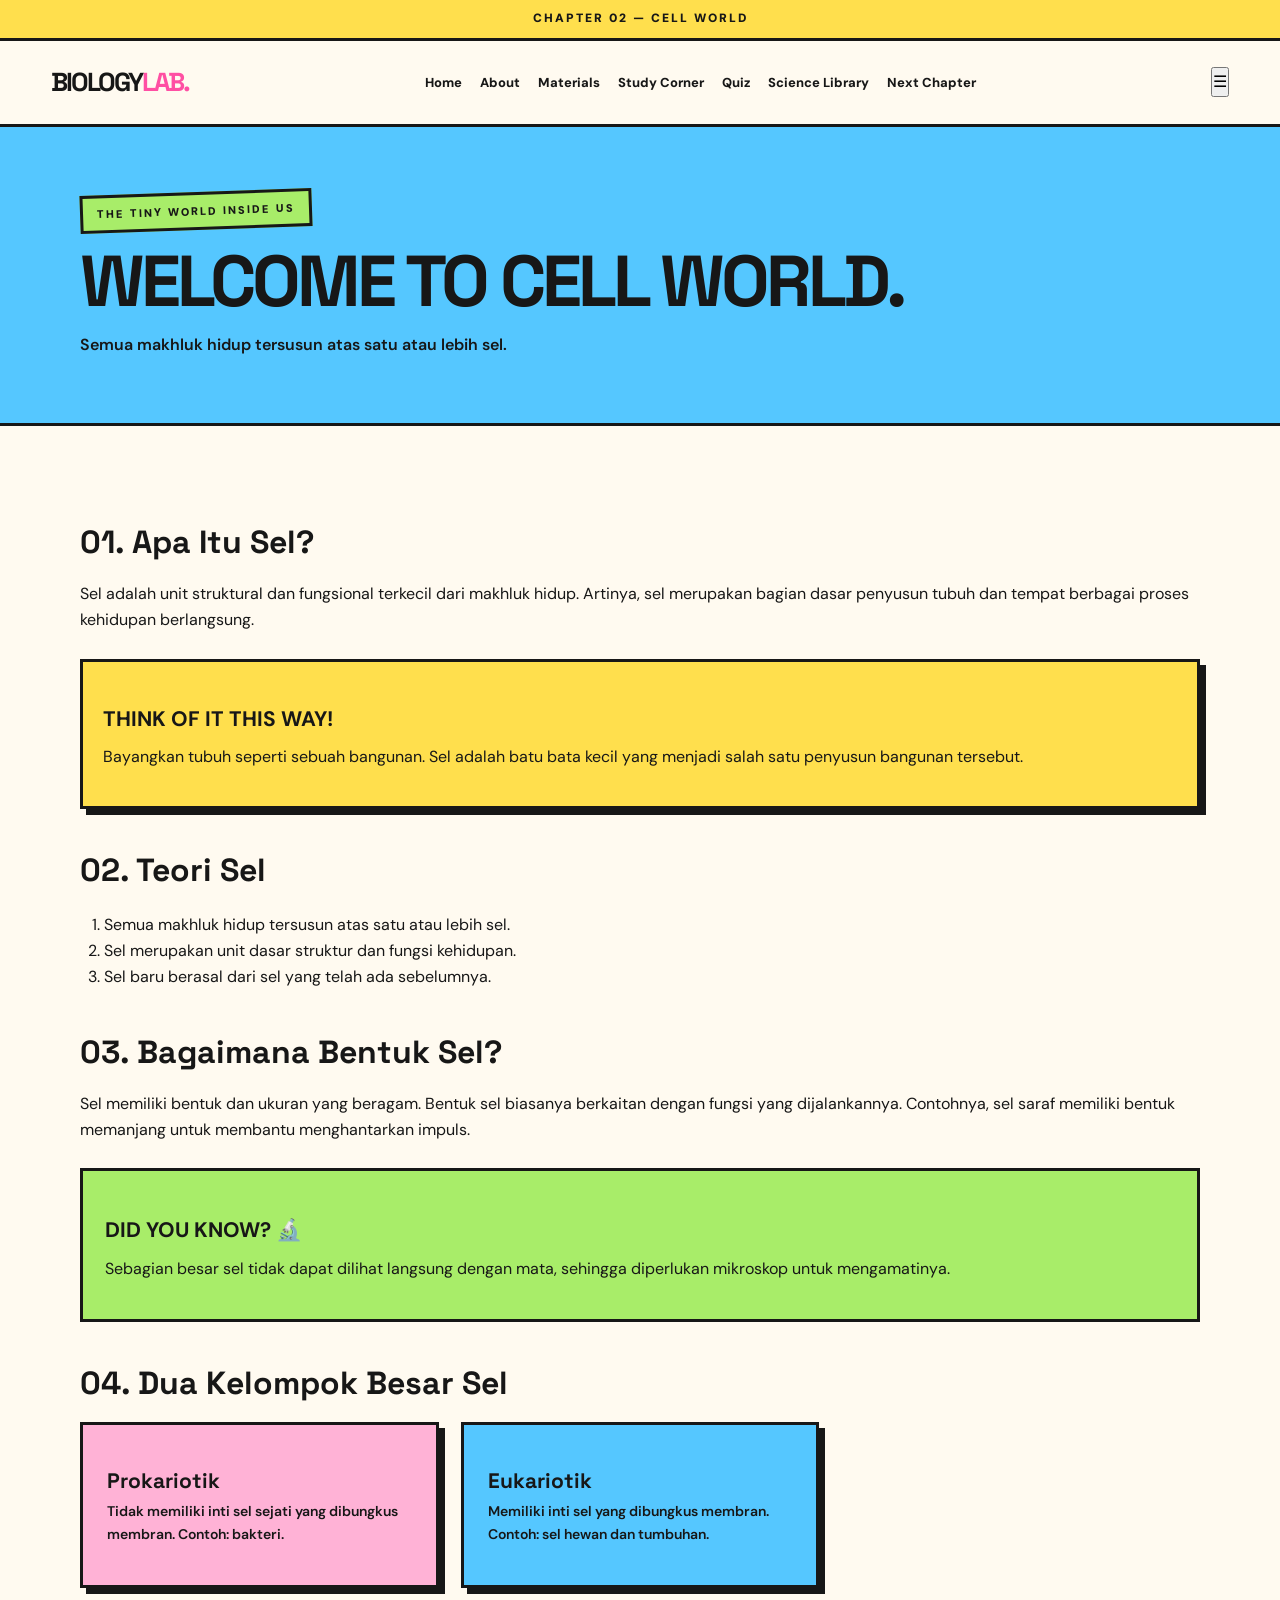
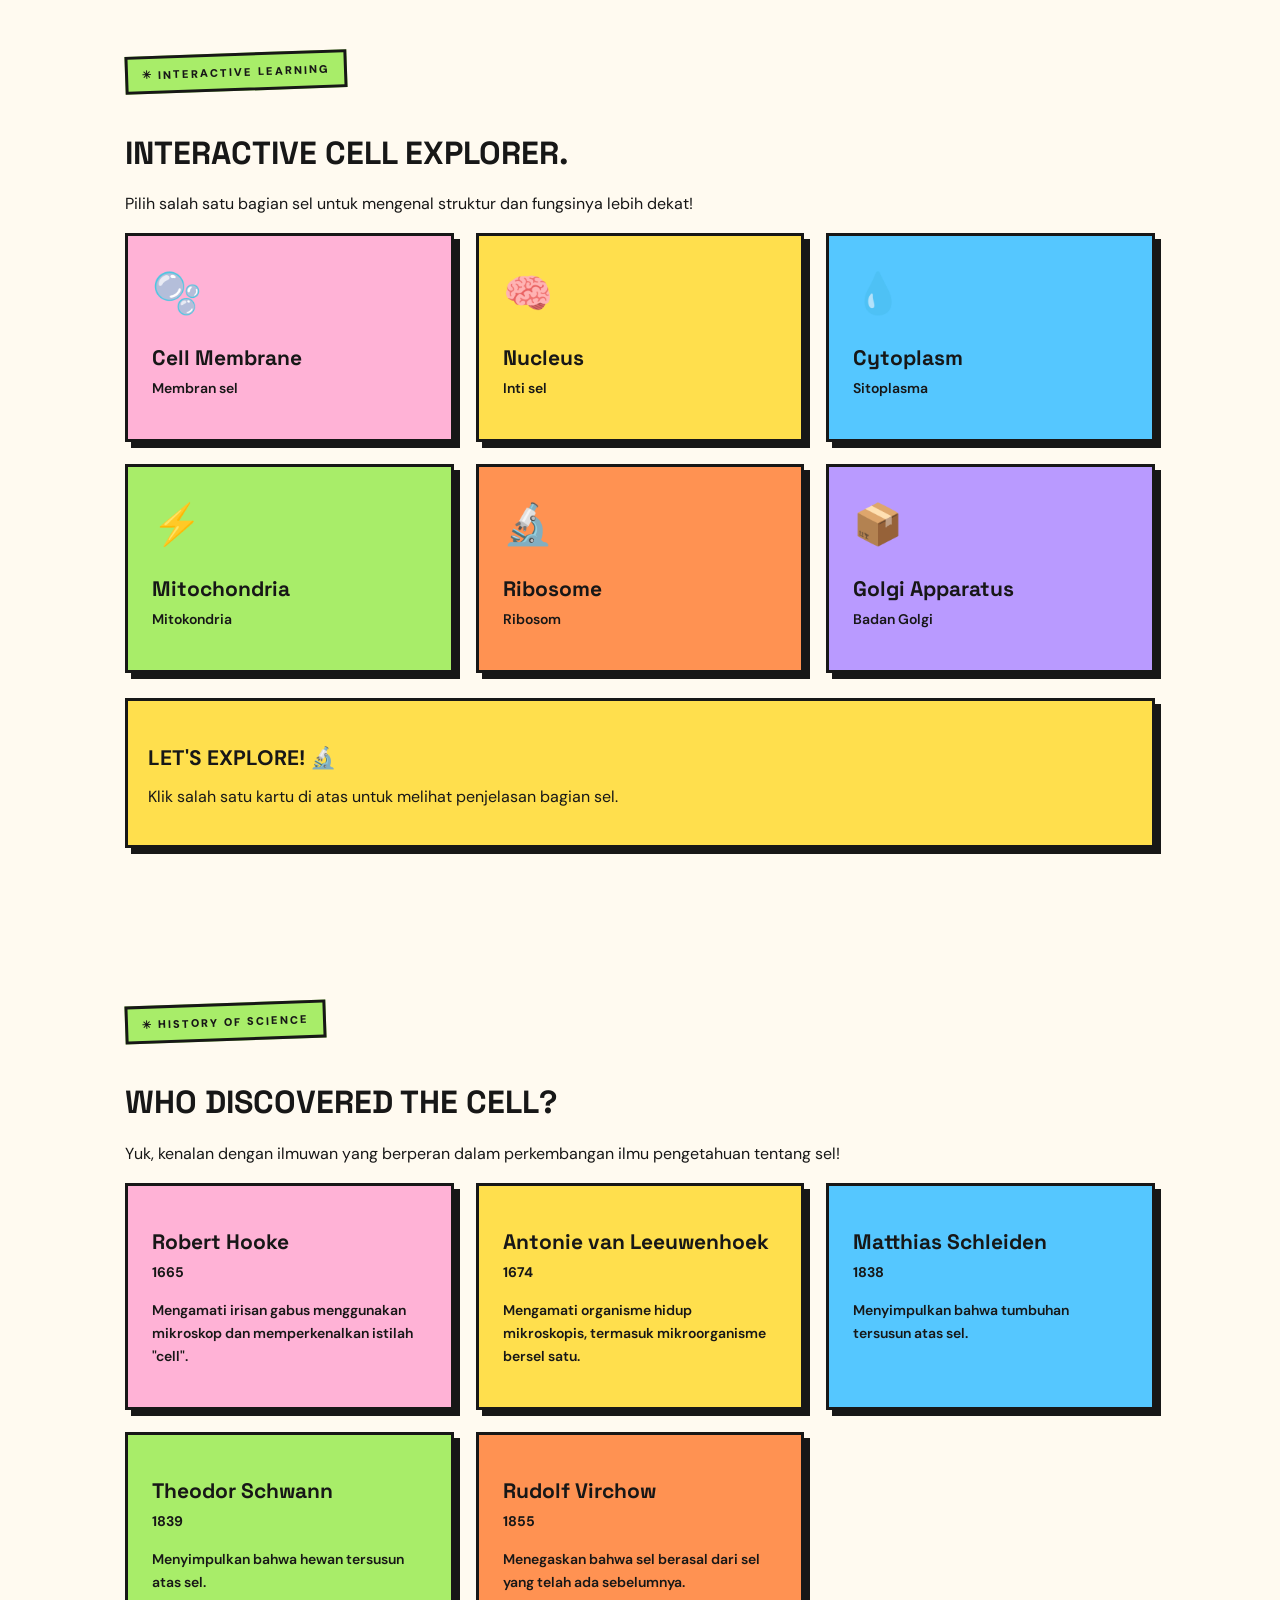
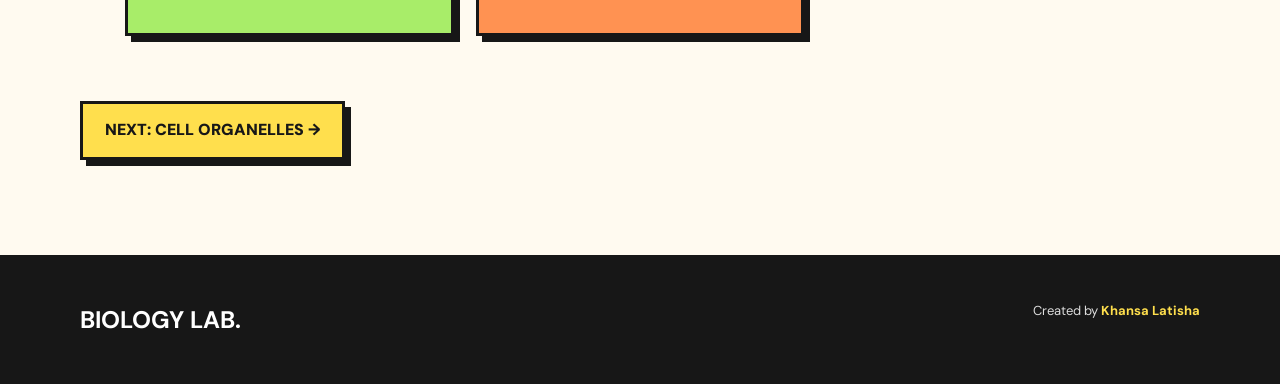
<file: sel.html>
<!DOCTYPE html>
<html lang="id">
<head>
  <meta charset="UTF-8">
  <meta name="viewport" content="width=device-width, initial-scale=1.0">
  <title>Cell World — Biology Lab</title>
  <link rel="stylesheet" href="style.css">
  <script src="main.js" defer></script>
</head>
<body>
<div class="topbar">CHAPTER 02 — CELL WORLD</div>
<nav class="navbar">
  <a class="logo" href="index.html">BIOLOGY<span>LAB.</span></a>
  <div class="nav-links">
    <a href="./index.html">Home</a>
    <a href="./about.html">About</a>
    <a href="./materi.html">Materials</a>
    <a href="./study-corner.html">Study Corner</a>
    <a href="./quiz.html">Quiz</a>
    <a href="./science-library.html">Science Library</a>
    <a href="organel.html">Next Chapter</a>
  </div>
</nav>

<header class="page-header">
  <div class="container">
    <span class="eyebrow">THE TINY WORLD INSIDE US</span>
    <h1>WELCOME TO CELL WORLD.</h1>
    <p>Semua makhluk hidup tersusun atas satu atau lebih sel.</p>
  </div>
</header>

<main class="container content">
  <h2>01. Apa Itu Sel?</h2>
  <p>
    Sel adalah unit struktural dan fungsional terkecil dari makhluk hidup.
    Artinya, sel merupakan bagian dasar penyusun tubuh dan tempat berbagai
    proses kehidupan berlangsung.
  </p>

  <div class="highlight">
    <h3>THINK OF IT THIS WAY!</h3>
    <p>
      Bayangkan tubuh seperti sebuah bangunan. Sel adalah batu bata
      kecil yang menjadi salah satu penyusun bangunan tersebut.
    </p>
  </div>

  <h2>02. Teori Sel</h2>
  <ol>
    <li>Semua makhluk hidup tersusun atas satu atau lebih sel.</li>
    <li>Sel merupakan unit dasar struktur dan fungsi kehidupan.</li>
    <li>Sel baru berasal dari sel yang telah ada sebelumnya.</li>
  </ol>

  <h2>03. Bagaimana Bentuk Sel?</h2>
  <p>
    Sel memiliki bentuk dan ukuran yang beragam. Bentuk sel biasanya
    berkaitan dengan fungsi yang dijalankannya. Contohnya, sel saraf
    memiliki bentuk memanjang untuk membantu menghantarkan impuls.
  </p>

  <div class="fact-box">
    <h3>DID YOU KNOW? 🔬</h3>
    <p>
      Sebagian besar sel tidak dapat dilihat langsung dengan mata,
      sehingga diperlukan mikroskop untuk mengamatinya.
    </p>
  </div>

  <h2>04. Dua Kelompok Besar Sel</h2>
  <div class="card-grid">
    <article class="card pink">
      <h3>Prokariotik</h3>
      <p>Tidak memiliki inti sel sejati yang dibungkus membran. Contoh: bakteri.</p>
    </article>
    <article class="card blue">
      <h3>Eukariotik</h3>
      <p>Memiliki inti sel yang dibungkus membran. Contoh: sel hewan dan tumbuhan.</p>
    </article>
  </div>

  <!-- INTERACTIVE CELL EXPLORER -->
<section class="section">
  <div class="container">

    <span class="eyebrow">✳ INTERACTIVE LEARNING</span>
    <h2>INTERACTIVE CELL EXPLORER.</h2>

    <p>
      Pilih salah satu bagian sel untuk mengenal struktur
      dan fungsinya lebih dekat!
    </p>

    <div class="card-grid" id="cellExplorer">

      <button class="card pink cell-button" data-cell="membrane">
        <div class="card-icon">🫧</div>
        <h3>Cell Membrane</h3>
        <p>Membran sel</p>
      </button>

      <button class="card yellow cell-button" data-cell="nucleus">
        <div class="card-icon">🧠</div>
        <h3>Nucleus</h3>
        <p>Inti sel</p>
      </button>

      <button class="card blue cell-button" data-cell="cytoplasm">
        <div class="card-icon">💧</div>
        <h3>Cytoplasm</h3>
        <p>Sitoplasma</p>
      </button>

      <button class="card green cell-button" data-cell="mitochondria">
        <div class="card-icon">⚡</div>
        <h3>Mitochondria</h3>
        <p>Mitokondria</p>
      </button>

      <button class="card orange cell-button" data-cell="ribosome">
        <div class="card-icon">🔬</div>
        <h3>Ribosome</h3>
        <p>Ribosom</p>
      </button>

      <button class="card purple cell-button" data-cell="golgi">
        <div class="card-icon">📦</div>
        <h3>Golgi Apparatus</h3>
        <p>Badan Golgi</p>
      </button>

    </div>

    <div class="highlight" id="cellInfo" aria-live="polite">
      <h3>LET'S EXPLORE! 🔬</h3>
      <p>
        Klik salah satu kartu di atas untuk melihat
        penjelasan bagian sel.
      </p>
    </div>

  </div>
</section>

<!-- DISCOVERY: CELL HISTORY -->
<section class="section">
  <div class="container">

    <span class="eyebrow">✳ HISTORY OF SCIENCE</span>
    <h2>WHO DISCOVERED THE CELL?</h2>

    <p>
      Yuk, kenalan dengan ilmuwan yang berperan dalam
      perkembangan ilmu pengetahuan tentang sel!
    </p>

    <div class="card-grid">

      <article class="card pink">
        <h3>Robert Hooke</h3>
        <p><strong>1665</strong></p>
        <p>
          Mengamati irisan gabus menggunakan mikroskop
          dan memperkenalkan istilah "cell".
        </p>
      </article>

      <article class="card yellow">
        <h3>Antonie van Leeuwenhoek</h3>
        <p><strong>1674</strong></p>
        <p>
          Mengamati organisme hidup mikroskopis,
          termasuk mikroorganisme bersel satu.
        </p>
      </article>

      <article class="card blue">
        <h3>Matthias Schleiden</h3>
        <p><strong>1838</strong></p>
        <p>
          Menyimpulkan bahwa tumbuhan tersusun atas sel.
        </p>
      </article>

      <article class="card green">
        <h3>Theodor Schwann</h3>
        <p><strong>1839</strong></p>
        <p>
          Menyimpulkan bahwa hewan tersusun atas sel.
        </p>
      </article>

      <article class="card orange">
        <h3>Rudolf Virchow</h3>
        <p><strong>1855</strong></p>
        <p>
          Menegaskan bahwa sel berasal dari sel
          yang telah ada sebelumnya.
        </p>
      </article>

    </div>
  </div>
</section>

  <a href="organel.html" class="btn">NEXT: CELL ORGANELLES →</a>
</main>

<footer class="site-footer">
  <div class="container footer-grid">
    <h2>BIOLOGY LAB.</h2>
    <p>Created by <strong>Khansa Latisha</strong></p>
  </div>
</footer>
</body>
</html>
</file>
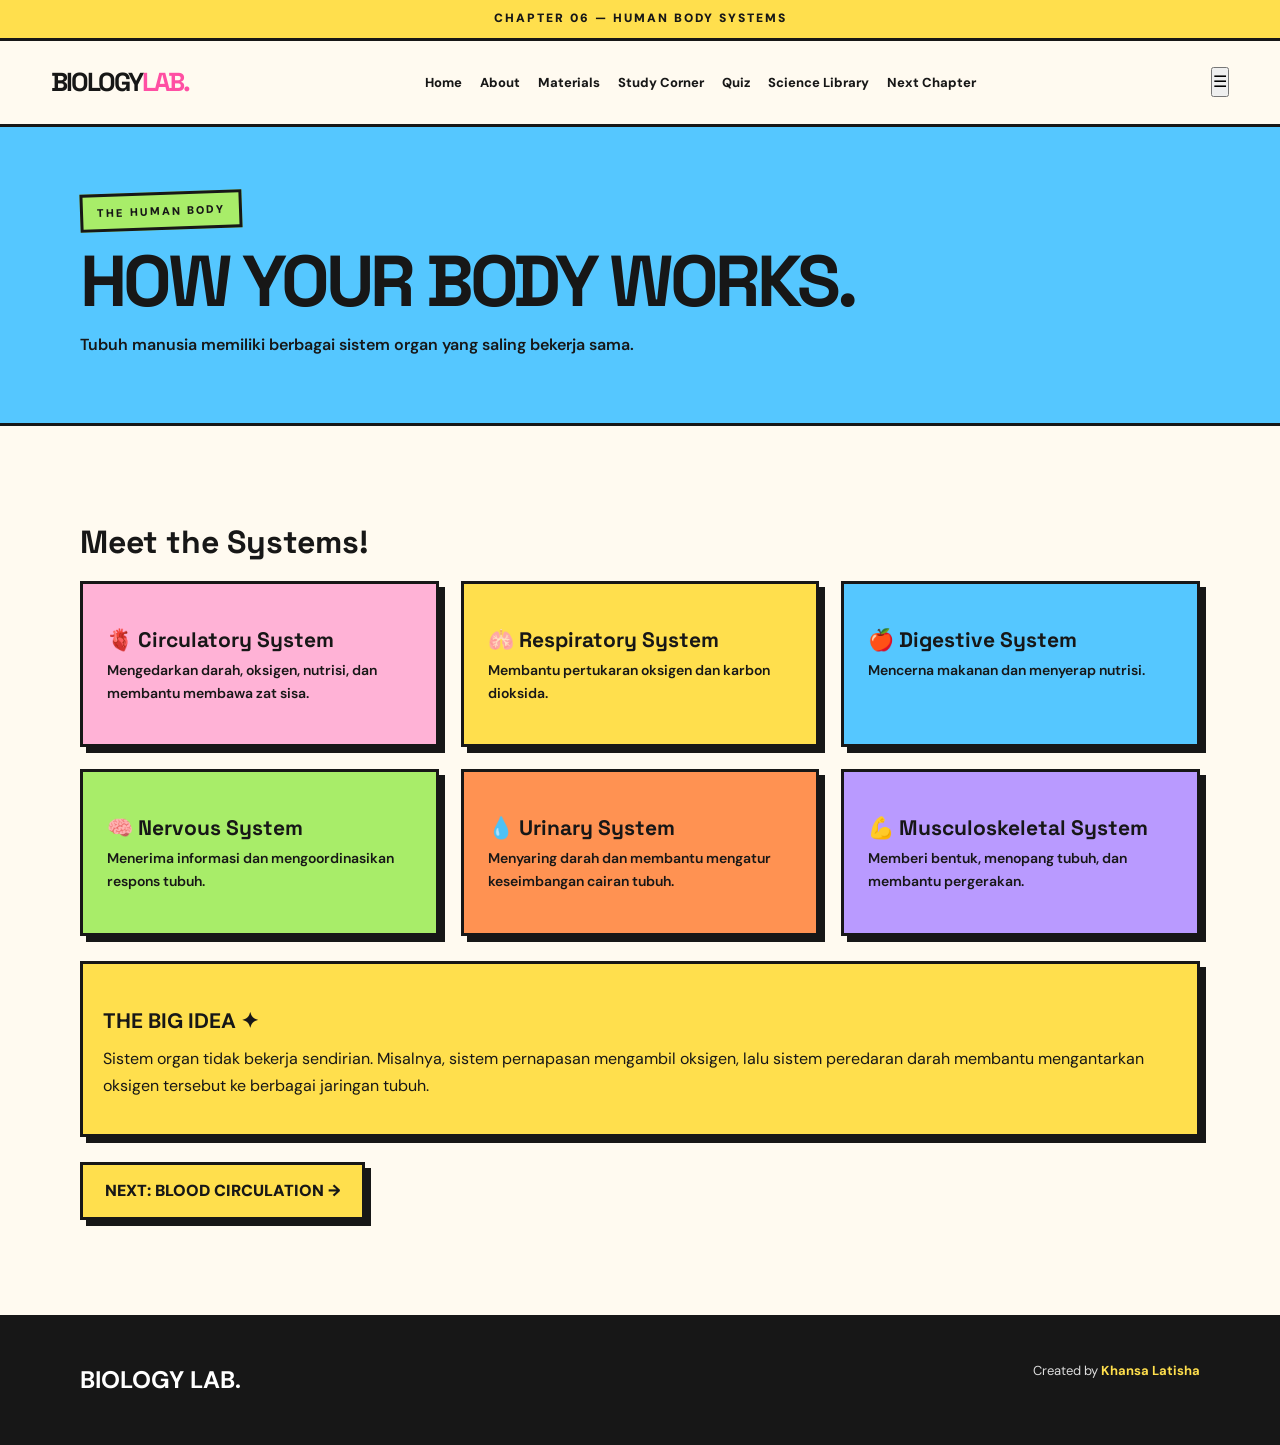
<file: sistem-organ.html>
<!DOCTYPE html>
<html lang="id">
<head>
  <meta charset="UTF-8">
  <meta name="viewport" content="width=device-width, initial-scale=1.0">
  <title>Organ Systems — Biology Lab</title>
  <link rel="stylesheet" href="style.css">
  <script src="main.js" defer></script>
</head>
<body>
<div class="topbar">CHAPTER 06 — HUMAN BODY SYSTEMS</div>
<nav class="navbar">
  <a class="logo" href="index.html">BIOLOGY<span>LAB.</span></a>
  <div class="nav-links">
    <a href="./index.html">Home</a>
    <a href="./about.html">About</a>
    <a href="./materi.html">Materials</a>
    <a href="./study-corner.html">Study Corner</a>
    <a href="./quiz.html">Quiz</a>
    <a href="./science-library.html">Science Library</a>
    <a href="peredaran-darah.html">Next Chapter</a>
  </div>
</nav>

<header class="page-header">
  <div class="container">
    <span class="eyebrow">THE HUMAN BODY</span>
    <h1>HOW YOUR BODY WORKS.</h1>
    <p>Tubuh manusia memiliki berbagai sistem organ yang saling bekerja sama.</p>
  </div>
</header>

<main class="container content">
  <h2>Meet the Systems!</h2>

  <div class="card-grid">
    <article class="card pink">
      <h3>🫀 Circulatory System</h3>
      <p>Mengedarkan darah, oksigen, nutrisi, dan membantu membawa zat sisa.</p>
    </article>
    <article class="card yellow">
      <h3>🫁 Respiratory System</h3>
      <p>Membantu pertukaran oksigen dan karbon dioksida.</p>
    </article>
    <article class="card blue">
      <h3>🍎 Digestive System</h3>
      <p>Mencerna makanan dan menyerap nutrisi.</p>
    </article>
    <article class="card green">
      <h3>🧠 Nervous System</h3>
      <p>Menerima informasi dan mengoordinasikan respons tubuh.</p>
    </article>
    <article class="card orange">
      <h3>💧 Urinary System</h3>
      <p>Menyaring darah dan membantu mengatur keseimbangan cairan tubuh.</p>
    </article>
    <article class="card purple">
      <h3>💪 Musculoskeletal System</h3>
      <p>Memberi bentuk, menopang tubuh, dan membantu pergerakan.</p>
    </article>
  </div>

  <div class="highlight">
    <h3>THE BIG IDEA ✦</h3>
    <p>
      Sistem organ tidak bekerja sendirian. Misalnya, sistem pernapasan
      mengambil oksigen, lalu sistem peredaran darah membantu mengantarkan
      oksigen tersebut ke berbagai jaringan tubuh.
    </p>
  </div>

  <a href="peredaran-darah.html" class="btn">NEXT: BLOOD CIRCULATION →</a>
</main>

<footer class="site-footer">
  <div class="container footer-grid">
    <h2>BIOLOGY LAB.</h2>
    <p>Created by <strong>Khansa Latisha</strong></p>
  </div>
</footer>
</body>
</html>
</file>
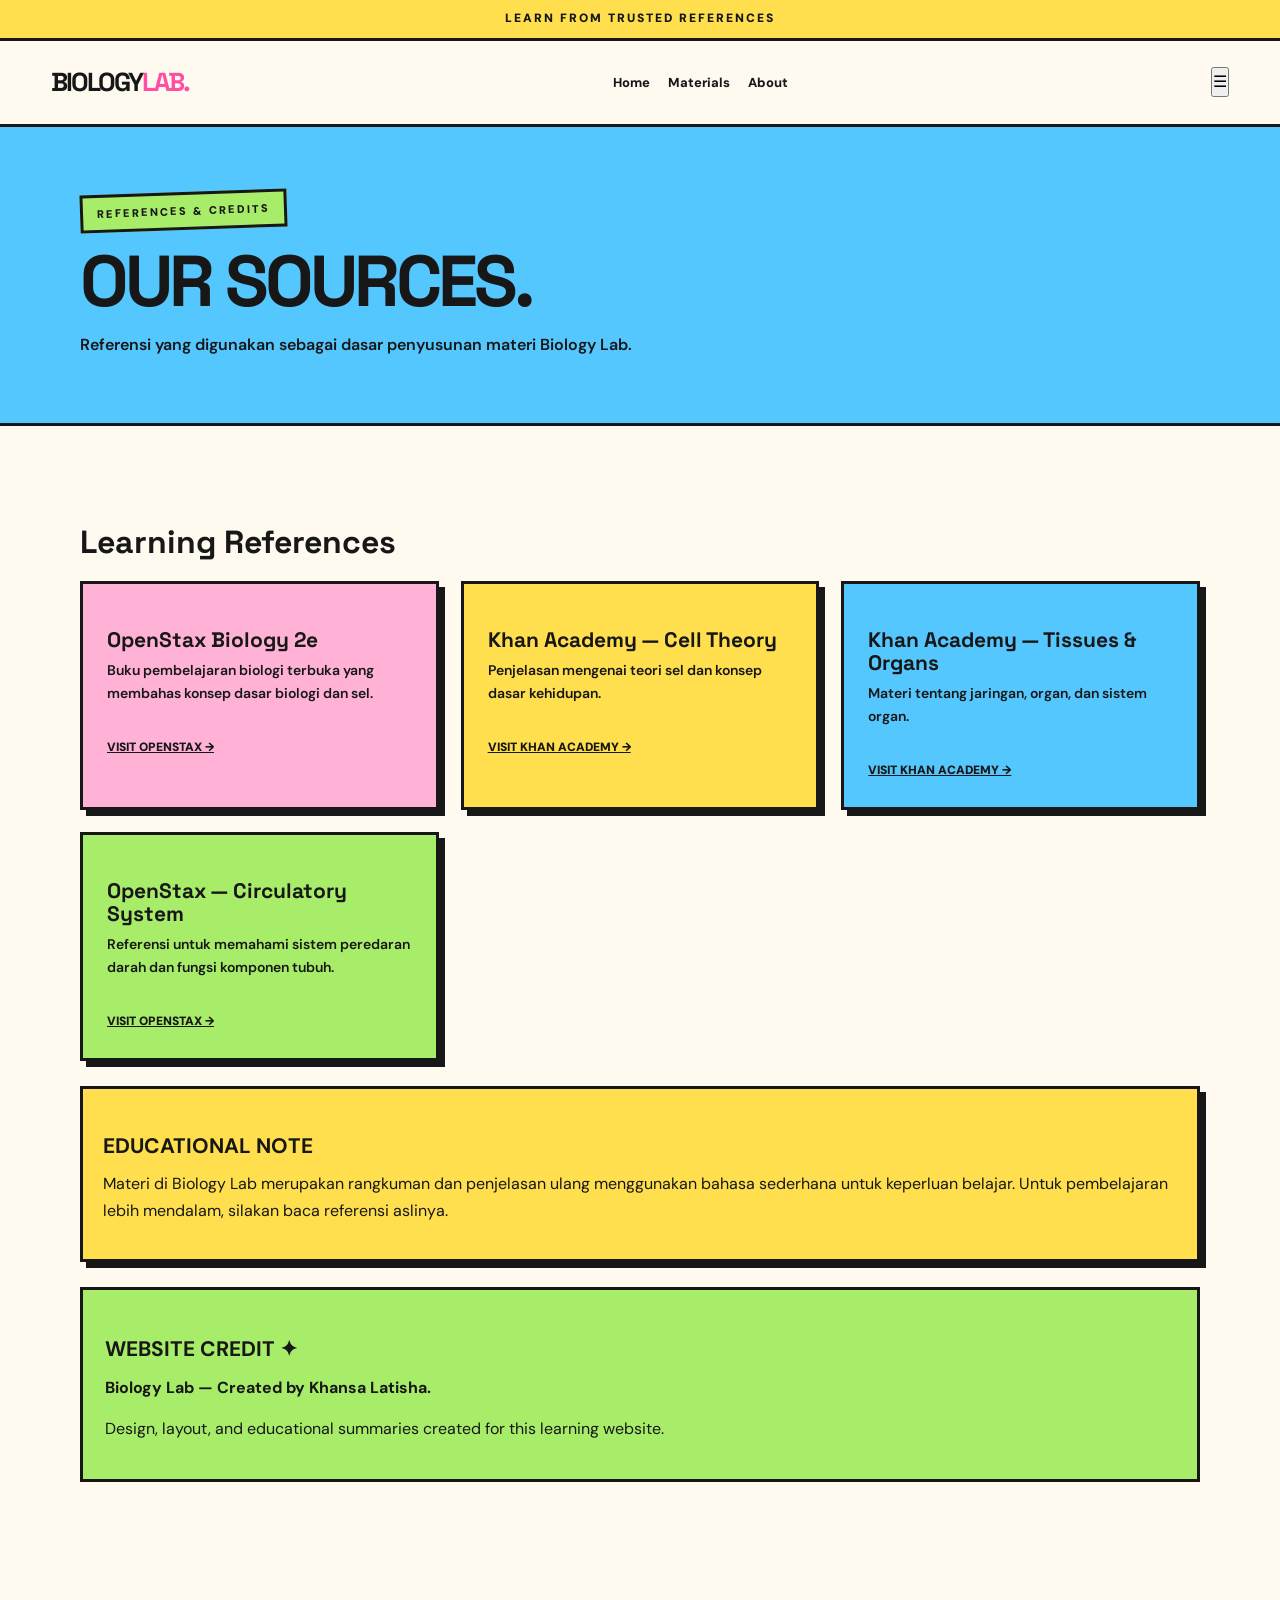
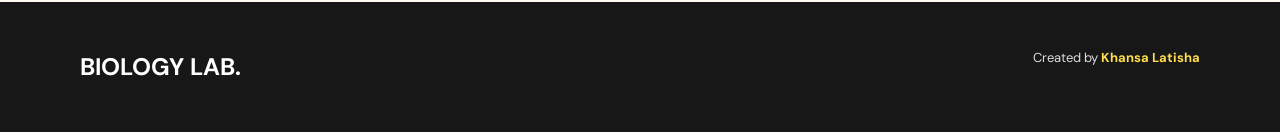
<file: sources.html>
<!DOCTYPE html>
<html lang="id">
<head>
  <meta charset="UTF-8">
  <meta name="viewport" content="width=device-width, initial-scale=1.0">
  <title>Sources — Biology Lab</title>
  <link rel="stylesheet" href="style.css">
  <script src="main.js" defer></script>
</head>
<body>
<div class="topbar">LEARN FROM TRUSTED REFERENCES</div>
<nav class="navbar">
  <a class="logo" href="index.html">BIOLOGY<span>LAB.</span></a>
  <div class="nav-links">
    <a href="index.html">Home</a>
    <a href="materi.html">Materials</a>
    <a href="about.html">About</a>
  </div>
</nav>

<header class="page-header">
  <div class="container">
    <span class="eyebrow">REFERENCES & CREDITS</span>
    <h1>OUR SOURCES.</h1>
    <p>Referensi yang digunakan sebagai dasar penyusunan materi Biology Lab.</p>
  </div>
</header>

<main class="container content">
  <h2>Learning References</h2>

  <div class="card-grid">
    <article class="card pink">
      <h3>OpenStax Biology 2e</h3>
      <p>Buku pembelajaran biologi terbuka yang membahas konsep dasar biologi dan sel.</p>
      <a class="card-link" target="_blank" rel="noopener" href="https://openstax.org/details/books/biology-2e">Visit OpenStax →</a>
    </article>

    <article class="card yellow">
      <h3>Khan Academy — Cell Theory</h3>
      <p>Penjelasan mengenai teori sel dan konsep dasar kehidupan.</p>
      <a class="card-link" target="_blank" rel="noopener" href="https://www.khanacademy.org/science/biology/structure-of-a-cell/cell-theory/a/cell-theory">Visit Khan Academy →</a>
    </article>

    <article class="card blue">
      <h3>Khan Academy — Tissues & Organs</h3>
      <p>Materi tentang jaringan, organ, dan sistem organ.</p>
      <a class="card-link" target="_blank" rel="noopener" href="https://en.khanacademy.org/science/biology/principles-of-physiology/body-structure-and-homeostasis/a/tissues-organs-organ-systems">Visit Khan Academy →</a>
    </article>

    <article class="card green">
      <h3>OpenStax — Circulatory System</h3>
      <p>Referensi untuk memahami sistem peredaran darah dan fungsi komponen tubuh.</p>
      <a class="card-link" target="_blank" rel="noopener" href="https://openstax.org/books/biology-2e/pages/40-chapter-summary">Visit OpenStax →</a>
    </article>
  </div>

  <div class="highlight">
    <h3>EDUCATIONAL NOTE</h3>
    <p>
      Materi di Biology Lab merupakan rangkuman dan penjelasan ulang
      menggunakan bahasa sederhana untuk keperluan belajar.
      Untuk pembelajaran lebih mendalam, silakan baca referensi aslinya.
    </p>
  </div>

  <div class="fact-box">
    <h3>WEBSITE CREDIT ✦</h3>
    <p><b>Biology Lab — Created by Khansa Latisha.</b></p>
    <p>Design, layout, and educational summaries created for this learning website.</p>
  </div>
</main>

<footer class="site-footer">
  <div class="container footer-grid">
    <h2>BIOLOGY LAB.</h2>
    <p>Created by <strong>Khansa Latisha</strong></p>
  </div>
</footer>
</body>
</html>
</file>
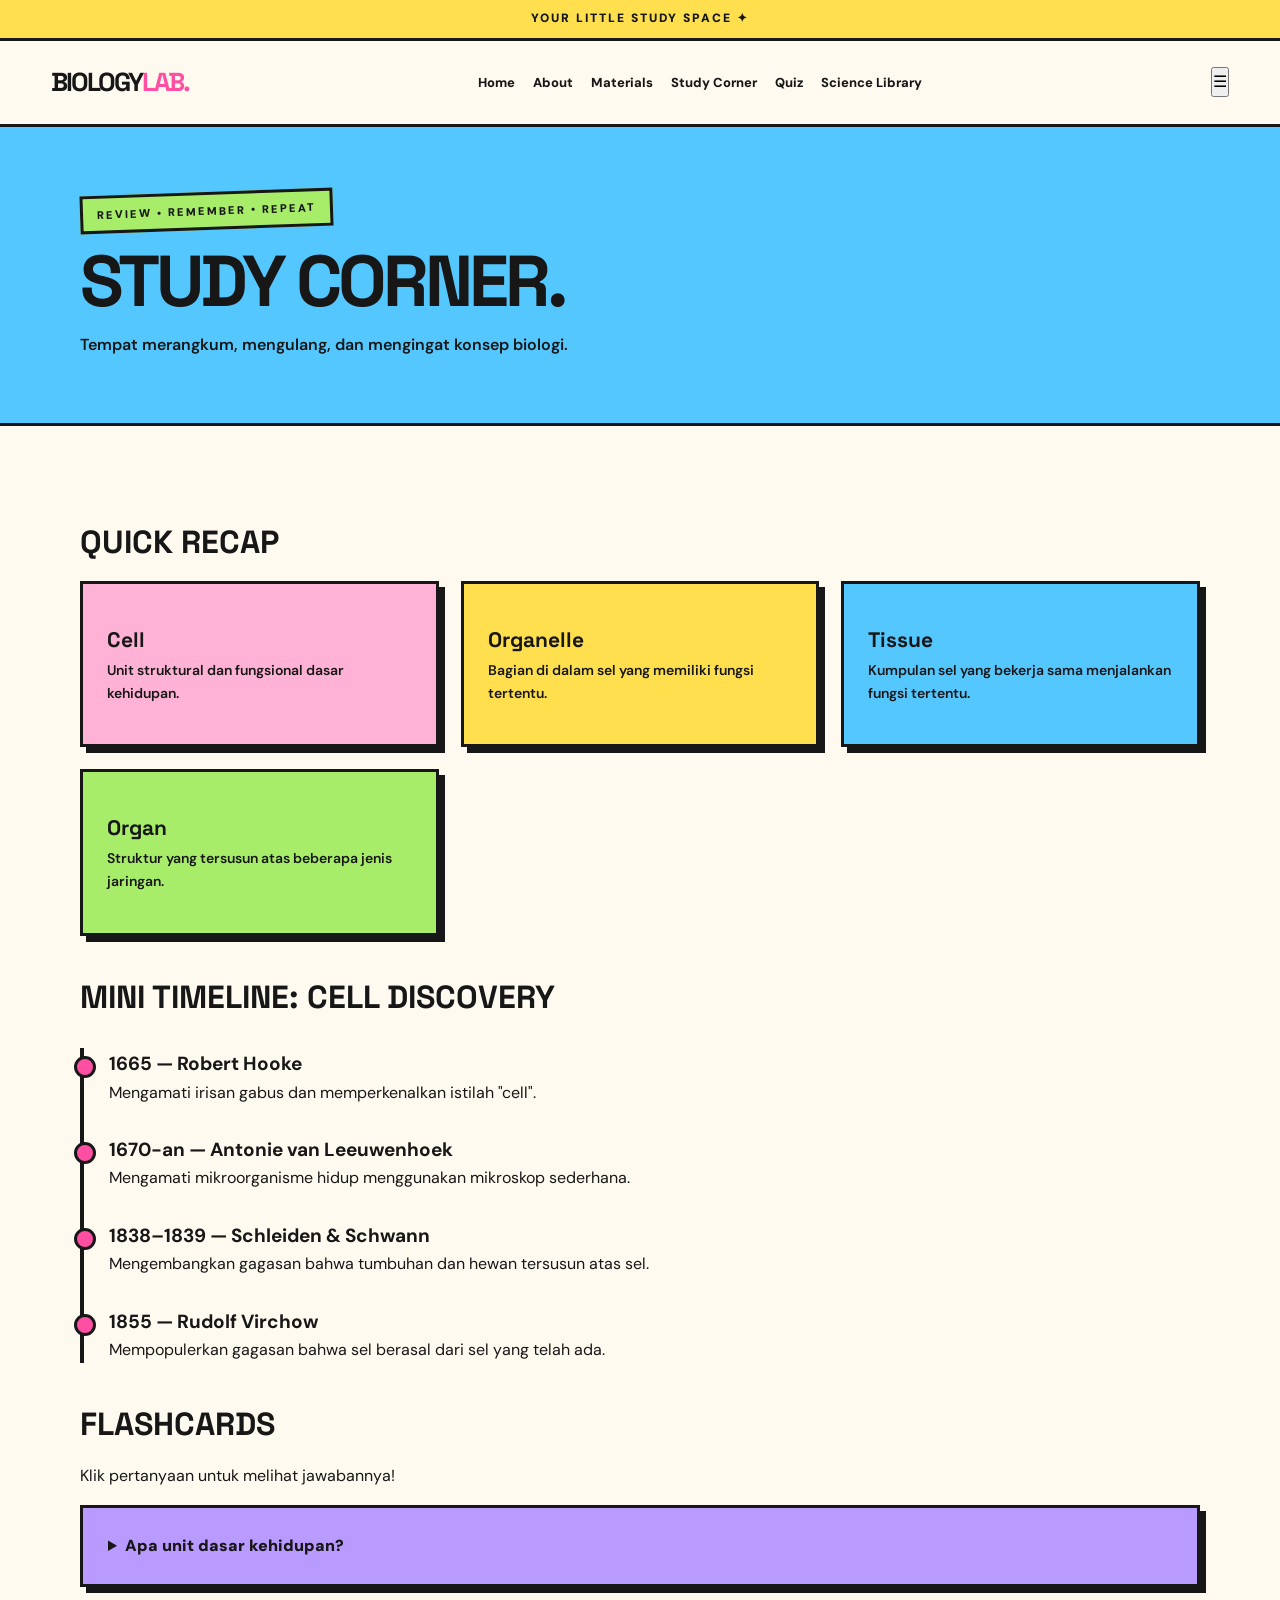
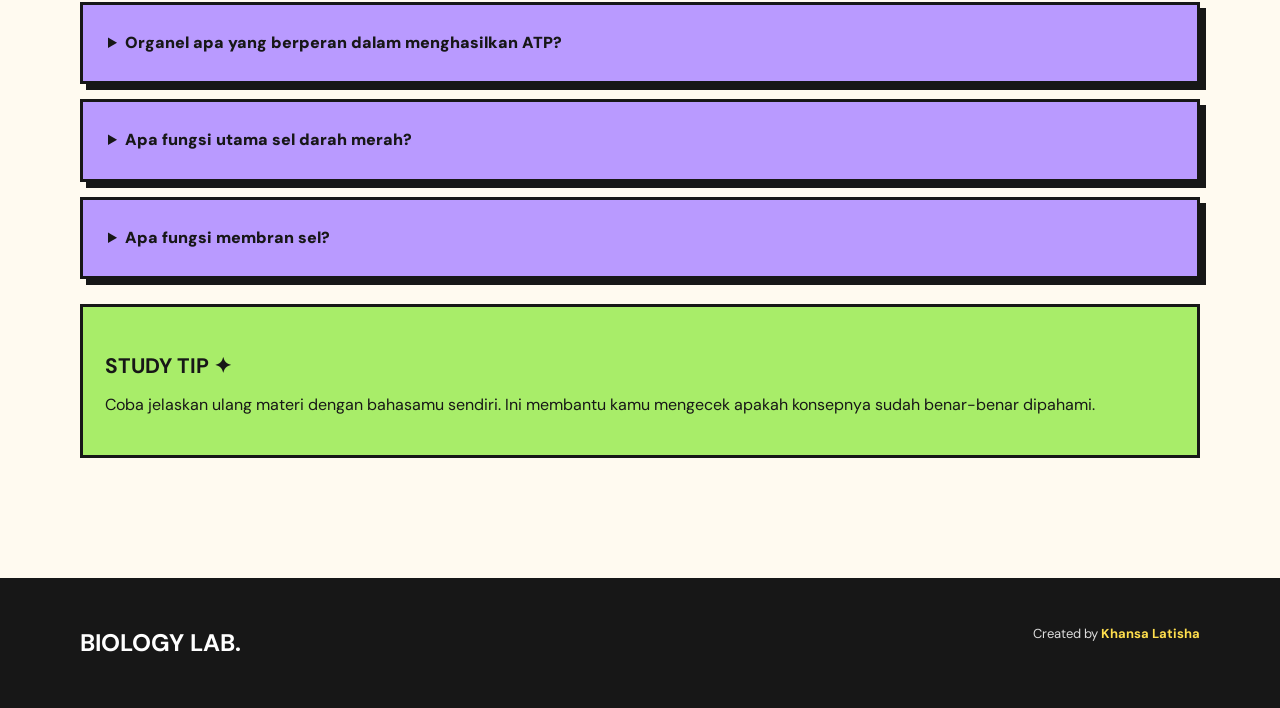
<file: study-corner.html>
<!DOCTYPE html>
<html lang="id">
<head>
  <meta charset="UTF-8">
  <meta name="viewport" content="width=device-width, initial-scale=1.0">
  <title>Study Corner — Biology Lab</title>
  <link rel="stylesheet" href="style.css">
  <script src="main.js" defer></script>
</head>
<body>
<div class="topbar">YOUR LITTLE STUDY SPACE ✦</div>
<nav class="navbar">
  <a class="logo" href="index.html">BIOLOGY<span>LAB.</span></a>
  <div class="nav-links">
    <a href="./index.html">Home</a>
    <a href="./about.html">About</a>
    <a href="./materi.html">Materials</a>
    <a href="./study-corner.html">Study Corner</a>
    <a href="./quiz.html">Quiz</a>
    <a href="./science-library.html">Science Library</a>
  </div>
</nav>

<header class="page-header">
  <div class="container">
    <span class="eyebrow">REVIEW • REMEMBER • REPEAT</span>
    <h1>STUDY CORNER.</h1>
    <p>Tempat merangkum, mengulang, dan mengingat konsep biologi.</p>
  </div>
</header>

<main class="container content">
  <h2>QUICK RECAP</h2>
  <div class="card-grid">
    <article class="card pink"><h3>Cell</h3><p>Unit struktural dan fungsional dasar kehidupan.</p></article>
    <article class="card yellow"><h3>Organelle</h3><p>Bagian di dalam sel yang memiliki fungsi tertentu.</p></article>
    <article class="card blue"><h3>Tissue</h3><p>Kumpulan sel yang bekerja sama menjalankan fungsi tertentu.</p></article>
    <article class="card green"><h3>Organ</h3><p>Struktur yang tersusun atas beberapa jenis jaringan.</p></article>
  </div>

  <h2>MINI TIMELINE: CELL DISCOVERY</h2>
  <div class="timeline">
    <div class="timeline-item">
      <strong>1665 — Robert Hooke</strong>
      <p>Mengamati irisan gabus dan memperkenalkan istilah "cell".</p>
    </div>
    <div class="timeline-item">
      <strong>1670-an — Antonie van Leeuwenhoek</strong>
      <p>Mengamati mikroorganisme hidup menggunakan mikroskop sederhana.</p>
    </div>
    <div class="timeline-item">
      <strong>1838–1839 — Schleiden & Schwann</strong>
      <p>Mengembangkan gagasan bahwa tumbuhan dan hewan tersusun atas sel.</p>
    </div>
    <div class="timeline-item">
      <strong>1855 — Rudolf Virchow</strong>
      <p>Mempopulerkan gagasan bahwa sel berasal dari sel yang telah ada.</p>
    </div>
  </div>

  <h2>FLASHCARDS</h2>
  <p>Klik pertanyaan untuk melihat jawabannya!</p>

  <div class="flashcard">
    <details>
      <summary>Apa unit dasar kehidupan?</summary>
      <p>Sel.</p>
    </details>
  </div>

  <div class="flashcard">
    <details>
      <summary>Organel apa yang berperan dalam menghasilkan ATP?</summary>
      <p>Mitokondria merupakan tempat utama respirasi sel yang menghasilkan ATP.</p>
    </details>
  </div>

  <div class="flashcard">
    <details>
      <summary>Apa fungsi utama sel darah merah?</summary>
      <p>Membantu mengangkut oksigen dengan bantuan hemoglobin.</p>
    </details>
  </div>

  <div class="flashcard">
    <details>
      <summary>Apa fungsi membran sel?</summary>
      <p>Membatasi sel dan mengatur keluar masuknya zat.</p>
    </details>
  </div>

  <div class="fact-box">
    <h3>STUDY TIP ✦</h3>
    <p>Coba jelaskan ulang materi dengan bahasamu sendiri. Ini membantu kamu mengecek apakah konsepnya sudah benar-benar dipahami.</p>
  </div>
</main>

<footer class="site-footer">
  <div class="container footer-grid">
    <h2>BIOLOGY LAB.</h2>
    <p>Created by <strong>Khansa Latisha</strong></p>
  </div>
</footer>
</body>
</html>
</file>
<file: style.css>
@import url('https://fonts.googleapis.com/css2?family=DM+Sans:wght@400;500;600;700;800;900&family=Space+Grotesk:wght@400;500;600;700&display=swap');

:root {
  --pink: #ff4fa3;
  --yellow: #ffdf4d;
  --blue: #55c7ff;
  --green: #a8ed69;
  --orange: #ff9252;
  --purple: #b99aff;
  --ink: #171717;
  --paper: #fffaf0;
  --white: #ffffff;
  --border: 3px solid var(--ink);
  --shadow: 6px 6px 0 var(--ink);
}

* {
  margin: 0;
  padding: 0;
  box-sizing: border-box;
}

html {
  scroll-behavior: smooth;
}

body {
  background: var(--paper);
  color: var(--ink);
  font-family: 'DM Sans', sans-serif;
  line-height: 1.65;
}

a {
  color: inherit;
  text-decoration: none;
}

button {
  font: inherit;
}

img {
  max-width: 100%;
}

.container {
  width: min(1120px, 92%);
  margin: auto;
}

.topbar {
  background: var(--yellow);
  border-bottom: var(--border);
  text-align: center;
  padding: 9px;
  font-size: 12px;
  font-weight: 900;
  letter-spacing: 2px;
  text-transform: uppercase;
}

.navbar {
  display: flex;
  justify-content: space-between;
  align-items: center;
  gap: 20px;
  padding: 20px 4%;
  border-bottom: var(--border);
  background: var(--paper);
}

.logo {
  font-family: 'Space Grotesk', sans-serif;
  font-size: 26px;
  font-weight: 900;
  letter-spacing: -2px;
}

.logo span {
  color: var(--pink);
}

.nav-links {
  display: flex;
  flex-wrap: wrap;
  gap: 18px;
  align-items: center;
  font-size: 13px;
  font-weight: 800;
}

.nav-links a:hover {
  color: #e52b85;
}

.hero {
  padding: 75px 0;
  overflow: hidden;
}

.hero-grid {
  display: grid;
  grid-template-columns: 1.2fr 0.8fr;
  gap: 40px;
  align-items: center;
}

.eyebrow {
  display: inline-block;
  background: var(--green);
  border: var(--border);
  padding: 7px 14px;
  font-size: 11px;
  font-weight: 900;
  letter-spacing: 2px;
  transform: rotate(-2deg);
}

.hero h1 {
  font-family: 'Space Grotesk', sans-serif;
  font-size: clamp(48px, 7vw, 88px);
  line-height: 0.98;
  letter-spacing: -5px;
  margin: 25px 0;
  font-weight: 900;
}

.hero h1 span {
  color: var(--pink);
  -webkit-text-stroke: 2px var(--ink);
  text-shadow: 3px 3px 0 var(--ink);
}

.hero p {
  max-width: 560px;
  font-size: 17px;
  font-weight: 600;
  margin-bottom: 28px;
}

.btn {
  display: inline-block;
  padding: 13px 22px;
  border: var(--border);
  background: var(--yellow);
  box-shadow: var(--shadow);
  font-weight: 900;
  transition: 0.2s;
}

.btn:hover {
  transform: translate(4px, 4px);
  box-shadow: 2px 2px 0 var(--ink);
}

.btn.pink {
  background: var(--pink);
}

.btn.blue {
  background: var(--blue);
}

.hero-art {
  min-height: 340px;
  background: var(--purple);
  border: 4px solid var(--ink);
  box-shadow: 10px 10px 0 var(--ink);
  border-radius: 45% 55% 48% 52%;
  display: grid;
  place-items: center;
  position: relative;
}

.cell-art {
  width: 210px;
  height: 210px;
  background: var(--pink);
  border: 5px solid var(--ink);
  border-radius: 48% 52% 60% 40%;
  display: grid;
  place-items: center;
  transform: rotate(-15deg);
  box-shadow: inset 0 0 0 12px #ffb0d5;
}

.cell-art::before {
  content: "";
  width: 70px;
  height: 70px;
  background: var(--yellow);
  border: 4px solid var(--ink);
  border-radius: 50%;
  box-shadow: 75px 50px 0 -20px var(--blue),
              -75px -40px 0 -18px var(--green);
}

.sticker {
  position: absolute;
  background: var(--yellow);
  border: var(--border);
  padding: 9px 14px;
  font-weight: 900;
  transform: rotate(8deg);
}

.sticker.one {
  top: 35px;
  right: -10px;
}

.sticker.two {
  bottom: 35px;
  left: -15px;
  background: var(--green);
  transform: rotate(-8deg);
}

.section {
  padding: 65px 0;
}

.section-heading {
  display: flex;
  justify-content: space-between;
  align-items: end;
  gap: 20px;
  margin-bottom: 30px;
}

.section-heading h2 {
  font-family: 'Space Grotesk', sans-serif;
  font-size: clamp(32px, 5vw, 52px);
  line-height: 1;
  letter-spacing: -2px;
}

.section-heading p {
  max-width: 400px;
  font-size: 14px;
  font-weight: 600;
}

.card-grid {
  display: grid;
  grid-template-columns: repeat(3, 1fr);
  gap: 22px;
}

.card {
  border: var(--border);
  padding: 24px;
  box-shadow: var(--shadow);
  background: var(--white);
  transition: 0.2s;
}

.card:hover {
  transform: translateY(-6px);
}

.card.pink { background: #ffb2d6; }
.card.yellow { background: var(--yellow); }
.card.blue { background: var(--blue); }
.card.green { background: var(--green); }
.card.orange { background: var(--orange); }
.card.purple { background: var(--purple); }

.card-icon {
  font-size: 40px;
  margin-bottom: 14px;
}

.card h3 {
  font-family: 'Space Grotesk', sans-serif;
  font-size: 24px;
  line-height: 1.1;
  margin-bottom: 10px;
}

.card p {
  font-size: 14px;
  font-weight: 600;
}

.card-link {
  display: inline-block;
  margin-top: 18px;
  font-size: 12px;
  font-weight: 900;
  text-decoration: underline;
  text-transform: uppercase;
}

.marquee {
  background: var(--pink);
  border-top: var(--border);
  border-bottom: var(--border);
  padding: 18px;
  text-align: center;
  font-family: 'Space Grotesk', sans-serif;
  font-size: 23px;
  font-weight: 900;
  letter-spacing: 2px;
}

.page-header {
  background: var(--blue);
  padding: 65px 0;
  border-bottom: var(--border);
}

.page-header h1 {
  font-family: 'Space Grotesk', sans-serif;
  font-size: clamp(42px, 7vw, 72px);
  line-height: 1;
  letter-spacing: -4px;
  margin: 15px 0;
}

.page-header p {
  max-width: 650px;
  font-weight: 600;
}

.content {
  padding: 55px 0;
}

.content h2 {
  font-family: 'Space Grotesk', sans-serif;
  font-size: 32px;
  margin: 35px 0 12px;
}

.content h3 {
  font-size: 21px;
  margin: 20px 0 8px;
}

.content p {
  margin-bottom: 15px;
}

.content ul,
.content ol {
  padding-left: 24px;
  margin: 15px 0;
}

.highlight {
  background: var(--yellow);
  border: var(--border);
  padding: 20px;
  margin: 25px 0;
  box-shadow: var(--shadow);
}

.fact-box {
  background: var(--green);
  border: var(--border);
  padding: 22px;
  margin: 25px 0;
}

.timeline {
  border-left: 4px solid var(--ink);
  margin: 25px 0;
  padding-left: 25px;
}

.timeline-item {
  position: relative;
  margin-bottom: 28px;
}

.timeline-item::before {
  content: "";
  position: absolute;
  left: -35px;
  top: 8px;
  width: 16px;
  height: 16px;
  border: 3px solid var(--ink);
  background: var(--pink);
  border-radius: 50%;
}

.timeline-item strong {
  display: block;
  font-size: 19px;
}

.flashcard {
  background: var(--purple);
  border: var(--border);
  padding: 25px;
  box-shadow: var(--shadow);
  margin: 15px 0;
}

.flashcard details summary {
  cursor: pointer;
  font-weight: 900;
}

.flashcard details p {
  margin-top: 15px;
}

.quiz-question {
  background: white;
  border: var(--border);
  padding: 24px;
  margin: 20px 0;
  box-shadow: 4px 4px 0 var(--ink);
}

.quiz-question label {
  display: block;
  padding: 7px 0;
  cursor: pointer;
}

.quiz-question input {
  accent-color: var(--pink);
  margin-right: 8px;
}

.answer {
  background: var(--green);
  padding: 14px;
  margin-top: 12px;
  border: 2px solid var(--ink);
}

.site-footer {
  background: var(--ink);
  color: white;
  padding: 45px 0;
  margin-top: 40px;
}

.footer-grid {
  display: flex;
  justify-content: space-between;
  gap: 30px;
  flex-wrap: wrap;
}

.site-footer p {
  font-size: 13px;
  color: #dddddd;
}

.site-footer strong {
  color: var(--yellow);
}

.site-footer a {
  text-decoration: underline;
}

.small-note {
  font-size: 12px;
  opacity: 0.8;
}

@media (max-width: 800px) {
  .hero-grid {
    grid-template-columns: 1fr;
  }

  .hero-art {
    min-height: 280px;
  }

  .card-grid {
    grid-template-columns: repeat(2, 1fr);
  }

  .section-heading {
    display: block;
  }

  .section-heading p {
    margin-top: 12px;
  }
}

@media (max-width: 560px) {
  .navbar {
    align-items: flex-start;
    flex-direction: column;
  }

  .nav-links {
    gap: 12px;
  }

  .card-grid {
    grid-template-columns: 1fr;
  }

  .hero h1 {
    letter-spacing: -3px;
  }

  .section {
    padding: 45px 0;
  }
}



/* INTERACTIVE CELL EXPLORER */

.cell-button {
  cursor: pointer;
  font-family: inherit;
  text-align: left;
  color: inherit;
  width: 100%;
  transition: transform 0.2s ease;
}

.cell-button:hover {
  transform: translateY(-5px);
}

.cell-button.selected-cell {
  outline: 4px solid #171717;
  transform: translateY(-5px);
}


/* =================================
   SCIENCE LIBRARY
================================= */

.library-section {
  padding: 65px 0;
  scroll-margin-top: 30px;
}

.library-section h2 {
  margin-bottom: 18px;
}

.toc-grid {
  display: grid;
  grid-template-columns: repeat(2, minmax(0, 1fr));
  gap: 18px;
  margin-top: 28px;
}

.toc-card {
  display: flex;
  flex-direction: column;
  gap: 9px;
  padding: 22px;
  border: 3px solid #171717;
  border-radius: 14px;
  color: #171717;
  text-decoration: none;
  box-shadow: 5px 5px 0 #171717;
  transition: transform 0.2s, box-shadow 0.2s;
}

.toc-card:hover {
  transform: translate(-3px, -3px);
  box-shadow: 8px 8px 0 #171717;
}

.toc-card span {
  font-size: 13px;
  font-weight: 900;
}

.toc-card strong {
  font-size: 19px;
}

.toc-card small {
  font-size: 13px;
}

.toc-card.pink {
  background: #ff9bcf;
}

.toc-card.yellow {
  background: #ffe36e;
}

.toc-card.blue {
  background: #8bd9ff;
}

.toc-card.green {
  background: #a8ed9c;
}

.toc-card.orange {
  background: #ffb36d;
}

.toc-card.purple {
  background: #c9a5ff;
}

.research-card {
  margin: 28px 0;
  border: 3px solid #171717;
  box-shadow: 6px 6px 0 #171717;
}

#dictionarySearch {
  width: 100%;
  padding: 15px;
  margin: 20px 0;
  border: 3px solid #171717;
  border-radius: 10px;
  font-size: 16px;
  font-family: inherit;
  background: #fff;
}

#dictionarySearch:focus {
  outline: 3px solid #ff65ae;
  outline-offset: 3px;
}

.toc-card.active-toc {
  outline: 4px solid #171717;
  transform: translate(-3px, -3px);
}

@media (max-width: 650px) {
  .toc-grid {
    grid-template-columns: 1fr;
  }

  .library-section {
    padding: 40px 0;
  }
}

/* TABLET */
@media (max-width: 900px) {
  .container {
    width: 92%;
  }

  .card-grid,
  .toc-grid {
    grid-template-columns: repeat(2, 1fr);
  }
}

/* MOBILE */
@media (max-width: 600px) {
  .navbar {
    flex-wrap: wrap;
    gap: 10px;
    align-items: center;
  }

  .navbar a {
    font-size: 13px;
    align-items: center;
  }

  .card-grid,
  .toc-grid {
    grid-template-columns: 1fr;
  }

  h1 {
    font-size: 32px;
  }

  h2 {
    font-size: 25px;
  }

  .container {
    width: 92%;
  }

  img {
    max-width: 100%;
    height: auto;
  }
}
</file>
